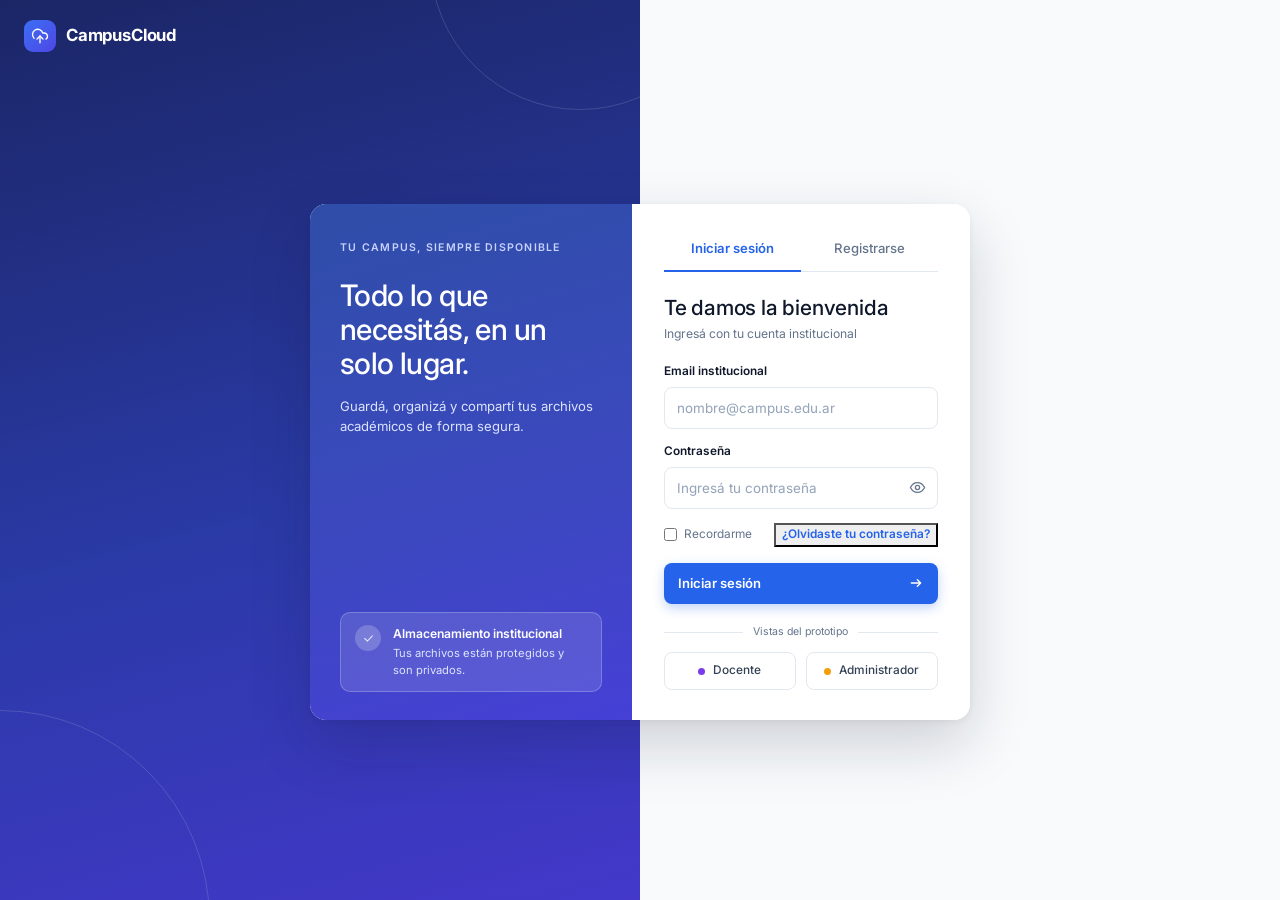
<file: frontend/index.html>
<!DOCTYPE html>
<html lang="es">

<head>
  <meta charset="UTF-8">
  <meta name="viewport" content="width=device-width, initial-scale=1.0">
  <title>CampusCloud — Mis archivos</title>

  <link href="https://cdnjs.cloudflare.com/ajax/libs/bootstrap/5.3.3/css/bootstrap.min.css" rel="stylesheet">
  <link rel="icon" type="image/svg+xml" href="favicon.svg">
  <link rel="alternate icon" type="image/x-icon" href="favicon.ico">
  <link rel="preconnect" href="https://fonts.googleapis.com">
  <link rel="preconnect" href="https://fonts.gstatic.com" crossorigin>
  <link href="https://fonts.googleapis.com/css2?family=Inter:wght@400;500;600;700&display=swap" rel="stylesheet">
  <link rel="stylesheet" href="css/estilo.css">
</head>

<body>

  <div class="app-shell">

    <header class="topbar" id="topbar"></header>

    <div class="app-body">
      <div class="cab-backdrop" id="backdrop"></div>

      <!-- SIDEBAR -->
      <aside class="sidebar" id="cabinet" aria-label="Menú lateral">
        <div class="new-wrap">
          <button class="btn-new" type="button" id="btnNuevo" aria-haspopup="menu" aria-expanded="false">
            <svg viewBox="0 0 24 24" fill="none" stroke="currentColor" stroke-width="2" stroke-linecap="round"
              aria-hidden="true" focusable="false">
              <path d="M12 5v14M5 12h14" />
            </svg>
            <span>Nuevo</span>
            <svg class="chev" viewBox="0 0 24 24" fill="none" stroke="currentColor" stroke-width="2"
              stroke-linecap="round" stroke-linejoin="round" aria-hidden="true" focusable="false">
              <path d="m6 9 6 6 6-6" />
            </svg>
          </button>
        </div>

        <nav class="cab-nav" aria-label="Secciones de CampusCloud" id="cabNav"></nav>

        <div class="sidebar-footer">
          <div class="storage-box">
            <div class="storage-label">
              <span class="storage-title"><svg viewBox="0 0 24 24" fill="none" stroke="currentColor" stroke-width="1.8"
                  stroke-linecap="round" stroke-linejoin="round" aria-hidden="true" focusable="false">
                  <ellipse cx="12" cy="5" rx="8" ry="3" />
                  <path d="M4 5v6c0 1.7 3.6 3 8 3s8-1.3 8-3V5" />
                  <path d="M4 11v6c0 1.7 3.6 3 8 3s8-1.3 8-3v-6" />
                </svg>Almacenamiento</span>
              <span class="storage-pct" id="storagePct">—</span>
            </div>
            <div class="storage-track" role="progressbar" aria-label="Almacenamiento usado" aria-valuemin="0"
              aria-valuemax="100" aria-valuenow="0" id="storageTrack">
              <div class="storage-fill" id="storageFill"></div>
            </div>
            <div class="storage-detail" id="storageDetail">Calculando uso…</div>
          </div>
        </div>
      </aside>

      <!-- CONTENIDO -->
      <main class="main">
        <div class="content" id="content" tabindex="-1"></div>
      </main>
    </div>

  </div>

  <!-- Modal de Bootstrap: compartir un archivo o carpeta con un compañero (por correo o DNI) -->
  <div class="modal fade" id="modalCompartir" tabindex="-1" aria-labelledby="shTitulo" aria-hidden="true">
    <div class="modal-dialog modal-dialog-centered">
      <div class="modal-content">
        <div class="modal-header">
          <h2 class="modal-title" id="shTitulo">Compartir</h2>
          <button type="button" class="btn-close" data-bs-dismiss="modal" aria-label="Cerrar"></button>
        </div>

        <div class="modal-body">
          <p class="dc-dialog-text" id="shTexto"></p>

          <div class="auth-alert" id="shError" role="alert" hidden>
            <svg viewBox="0 0 24 24" fill="none" stroke="currentColor" stroke-width="2" aria-hidden="true"
              focusable="false">
              <circle cx="12" cy="12" r="9" />
              <path d="M12 8v5M12 16h.01" />
            </svg>
            <span></span>
          </div>

          <form id="shForm" novalidate>
            <div class="field" id="shCampo">
              <label for="shIdentificador">Correo o DNI del compañero</label>
              <div class="input-wrap">
                <input type="text" id="shIdentificador" name="identificador"
                  placeholder="nombre@campus.edu.ar o 12.345.678" autocomplete="off" required
                  aria-describedby="shIdError" aria-invalid="false">
              </div>
              <span class="field-error" id="shIdError">Ingresá un correo o un DNI válido (7 u 8 números).</span>
            </div>

            <div class="field">
              <label>Permiso</label>
              <div class="input-wrap" style="padding: 10px 14px; background: #f8fafc; border: 1px solid var(--border); border-radius: 6px; font-size: 0.88rem; color: var(--ink-soft);">
                <strong>Lector</strong> — ve y descarga
              </div>
            </div>

            <button type="submit" class="dc-btn dc-btn-primary" id="shBtn">Compartir</button>
          </form>

          <h3 class="dc-subtitle">Personas con acceso</h3>
          <div id="shLista"></div>
        </div>

        <div class="modal-footer">
          <button type="button" class="dc-btn dc-btn-ghost" data-bs-dismiss="modal">Listo</button>
        </div>
      </div>
    </div>
  </div>

  <div class="modal fade" id="modalVer" tabindex="-1" aria-labelledby="verTitulo" aria-hidden="true">
    <div class="modal-dialog modal-xl modal-dialog-centered">
      <div class="modal-content">
        <div class="modal-header">
          <h2 class="modal-title fs-5" id="verTitulo">Archivo</h2>
          <button type="button" class="btn-close" data-bs-dismiss="modal" aria-label="Cerrar"></button>
        </div>
        <div class="modal-body" id="verCuerpo"></div>
      </div>
    </div>
  </div>

  <script src="https://cdnjs.cloudflare.com/ajax/libs/bootstrap/5.3.3/js/bootstrap.bundle.min.js"></script>
  <script src="js/auth.js"></script>
  <script src="js/http.js"></script>
  <script src="js/ui.js"></script>
  <script src="js/drive.js"></script>
  <script src="js/api.js"></script>
  <script>
    // Protege la página: sin sesión válida manda a login.html.
    const usuario = Auth.requerirSesion();
    if (!usuario) {
      throw new Error('Sin sesión: redirigiendo a login.html');
    }
    Drive.asegurar(usuario);

    const $ = (sel, raiz = document) => raiz.querySelector(sel);
    const { esc, iconos, formatoTamanio, formatoFecha } = UI;

    $('#topbar').innerHTML = UI.topbarHtml(usuario);
    const content = $('#content');
    const searchInput = $('#searchInput');
    const cerrarSidebar = UI.enlazarSidebar();
    UI.atajoBuscar(searchInput);

    const SECCIONES = [
      { id: 'archivos', titulo: 'Mis archivos', icono: iconos.carpeta },
      { id: 'compartidos', titulo: 'Compartidos conmigo', icono: iconos.compartir },
      { id: 'papelera', titulo: 'Papelera', icono: iconos.papelera },
    ];

    const SUBTITULOS = {
      alumno: 'Gestioná y organizá tus archivos académicos.',
      docente: 'Gestioná y compartí recursos con tus alumnos.',
      admin: 'Gestioná tus archivos personales.',
    };

    const MAX_CARPETAS_VISIBLES = 6;

    const estado = {
      seccion: 'archivos',
      carpetaId: null,
      busqueda: '',
      filtroTipo: 'todos',
      verTodasCarpetas: false,
      compartidos: null, // { cargando, error, items }: lo llena cargarCompartidos() con lo que devuelve Api.compartidosConmigo()
      papelera: null, // { cargando, error, items }: lo llena cargarPapelera()
      perfil: null, // { cargando, error, datos }: lo llena cargarPerfil()
      contenidoBackend: null, // { carpetaId: null, carpetas: [], archivos: [] }
      resultadosBusqueda: null, // { q: '', carpetas: [], archivos: [] }
      cargandoBusqueda: false,
      mapaCarpetas: {}, // id -> objeto carpeta
      cargandoContenido: false,
      tablas: {
        archivos: { clave: 'modificado', dir: 'desc', pagina: 1 },
        busqueda: { clave: 'nombre', dir: 'asc', pagina: 1 },
        compartidos: { clave: 'nombre', dir: 'asc', pagina: 1 },
        papelera: { clave: 'eliminadoEn', dir: 'desc', pagina: 1 },
      },
    };

    // Sección inicial desde el hash (#papelera, #cuenta...) y búsqueda desde ?q= (la usa el panel admin).
    const hashInicial = location.hash.replace('#', '');
    if ([...SECCIONES.map(s => s.id), 'cuenta'].includes(hashInicial)) estado.seccion = hashInicial;
    const qInicial = (new URLSearchParams(location.search).get('q') || '').trim();
    if (qInicial) { estado.seccion = 'archivos'; estado.busqueda = qInicial; searchInput.value = qInicial; }

    const tablaActual = () => (estado.seccion === 'archivos' && estado.busqueda) ? estado.tablas.busqueda : estado.tablas[estado.seccion];

    // ---------------------------------------------------------------
    // Carga de contenido real desde el backend (FastAPI /api/archivos)
    // ---------------------------------------------------------------
    function nodoDesdeBackendCarpeta(c) {
      return {
        id: c.id,
        nombre: c.nombre,
        tipo: 'carpeta',
        padreId: c.carpeta_padre_id,
        propietarioId: usuario.id,
        creado: c.fecha_creacion,
        modificado: c.fecha_creacion,
        cantidad: c.cantidad_elementos != null ? c.cantidad_elementos : 0,
      };
    }

    function nodoDesdeBackendArchivo(a) {
      const ext = (a.nombre || '').split('.').pop().toLowerCase();
      return {
        id: a.id,
        nombre: a.nombre,
        tipo: 'archivo',
        padreId: a.carpeta_id,
        tamanioMB: (a.tamano_bytes || 0) / (1024 * 1024),
        propietarioId: usuario.id,
        ext: ext,
        creado: a.fecha_subida,
        modificado: a.fecha_subida,
      };
    }

    function obtenerNodo(id) {
      if (!id) return null;
      const strId = String(id);
      if (estado.contenidoBackend) {
        const a = estado.contenidoBackend.archivos.find(x => String(x.id) === strId);
        if (a) return nodoDesdeBackendArchivo(a);
        const c = estado.contenidoBackend.carpetas.find(x => String(x.id) === strId);
        if (c) return nodoDesdeBackendCarpeta(c);
      }
      if (estado.resultadosBusqueda) {
        const a = estado.resultadosBusqueda.archivos.find(x => String(x.id) === strId);
        if (a) return nodoDesdeBackendArchivo(a);
        const c = estado.resultadosBusqueda.carpetas.find(x => String(x.id) === strId);
        if (c) return nodoDesdeBackendCarpeta(c);
      }
      if (estado.mapaCarpetas && estado.mapaCarpetas[id]) {
        return nodoDesdeBackendCarpeta(estado.mapaCarpetas[id]);
      }
      if (estado.compartidos && estado.compartidos.items) {
        const item = estado.compartidos.items.find(x => String(x.id) === strId || (x.nodo && String(x.nodo.id) === strId));
        if (item) return item.nodo || item;
      }
      return Drive.nodo(id);
    }

    let secuenciaCarga = 0;
    async function cargarContenido(carpetaId = null) {
      const mia = ++secuenciaCarga;
      estado.cargandoContenido = true;
      const idNum = carpetaId ? Number(carpetaId) : null;
      const r = await Api.listarContenido(idNum);
      if (mia !== secuenciaCarga) return;
      estado.cargandoContenido = false;
      if (r && r.ok) {
        estado.mapaCarpetas = estado.mapaCarpetas || {};
        if (Array.isArray(r.carpetas)) {
          r.carpetas.forEach(c => { estado.mapaCarpetas[c.id] = c; });
        }
        estado.contenidoBackend = {
          carpetaId: idNum,
          carpetas: Array.isArray(r.carpetas) ? r.carpetas : [],
          archivos: Array.isArray(r.archivos) ? r.archivos : [],
        };
      }
      actualizarAlmacenamientoReal();
      render();
    }

    let secuenciaBusqueda = 0;
    async function cargarBusqueda(q) {
      const mia = ++secuenciaBusqueda;
      const texto = (q || '').trim();
      if (!texto) {
        estado.resultadosBusqueda = null;
        estado.cargandoBusqueda = false;
        render();
        return;
      }
      estado.cargandoBusqueda = true;
      render();
      const r = await Api.listarContenido(null, 1, 100, texto);
      if (mia !== secuenciaBusqueda) return;
      estado.cargandoBusqueda = false;
      if (r && r.ok) {
        if (Array.isArray(r.carpetas)) {
          estado.mapaCarpetas = estado.mapaCarpetas || {};
          r.carpetas.forEach(c => { estado.mapaCarpetas[c.id] = c; });
        }
        estado.resultadosBusqueda = {
          q: texto,
          carpetas: Array.isArray(r.carpetas) ? r.carpetas : [],
          archivos: Array.isArray(r.archivos) ? r.archivos : [],
        };
      } else {
        estado.resultadosBusqueda = { q: texto, carpetas: [], archivos: [] };
      }
      render();
    }

    function construirRuta(carpetaId) {
      if (!carpetaId) return [];
      const ruta = [];
      let actualId = Number(carpetaId);
      const visitados = new Set();
      while (actualId && !visitados.has(actualId)) {
        visitados.add(actualId);
        const c = (estado.mapaCarpetas && estado.mapaCarpetas[actualId]) || Drive.nodo(actualId);
        if (c) {
          ruta.unshift({ id: c.id, nombre: c.nombre });
          actualId = c.carpeta_padre_id ? Number(c.carpeta_padre_id) : (c.padreId ? Number(c.padreId) : null);
        } else {
          ruta.unshift({ id: actualId, nombre: 'Carpeta' });
          break;
        }
      }
      return ruta;
    }

    // ---------------------------------------------------------------
    // Navegación lateral y barra superior
    // ---------------------------------------------------------------
    $('#cabNav').innerHTML = `
    <p class="nav-label">Espacio personal</p>
    ${SECCIONES.map(s => `<button type="button" class="nav-link" data-section="${s.id}">${s.icono}${esc(s.titulo)}</button>`).join('')}
    ${usuario.rol === 'admin' ? `
      <p class="nav-label">Administración</p>
      <a class="nav-link" href="admin.html">${iconos.usuarios}Gestión de usuarios y cuotas</a>` : ''}
  `;

    function actualizarNav() {
      document.querySelectorAll('#cabNav [data-section]').forEach(b => {
        const activa = b.dataset.section === estado.seccion;
        b.classList.toggle('active', activa);
        if (activa) b.setAttribute('aria-current', 'page'); else b.removeAttribute('aria-current');
      });
    }

    function navegar(seccion, carpetaId = null, { limpiarBusqueda = true } = {}) {
      estado.seccion = seccion;
      estado.carpetaId = carpetaId ? Number(carpetaId) : null;
      estado.verTodasCarpetas = false;
      if (limpiarBusqueda) { estado.busqueda = ''; searchInput.value = ''; estado.resultadosBusqueda = null; }
      if (estado.tablas[seccion]) estado.tablas[seccion].pagina = 1;
      try { history.replaceState(null, '', '#' + seccion); } catch { /* ignorar */ }
      cerrarSidebar();
      if (seccion === 'compartidos' && !carpetaId) cargarCompartidos();
      else if (seccion === 'papelera') cargarPapelera();
      else if (seccion === 'cuenta') cargarPerfil();
      else if (seccion === 'archivos') cargarContenido(estado.carpetaId);
      else render();
    }

    // Pide a la API (GET /api/archivos/compartidos) lo que compartieron conmigo y redibuja.
    let secuenciaCompartidos = 0;
    async function cargarCompartidos() {
      const mia = ++secuenciaCompartidos;
      estado.compartidos = { cargando: true, error: '', items: [] };
      render(); // muestra "Cargando…" mientras responde
      const r = await Api.compartidosConmigo();
      if (mia !== secuenciaCompartidos) return;
      if (r.status === 401) { Auth.irA('login.html?e=expirada'); return; }
      const lista = r.ok ? (r.archivos || r.items || (Array.isArray(r.datos) ? r.datos : [])) : [];
      estado.compartidos = r.ok
        ? { cargando: false, error: '', items: lista }
        : { cargando: false, error: r.motivo, items: [] };
      if (estado.seccion === 'compartidos') render();
    }

    // Pide a la API (GET /api/archivos/papelera) los archivos en papelera y redibuja.
    let secuenciaPapelera = 0;
    async function cargarPapelera() {
      const mia = ++secuenciaPapelera;
      estado.papelera = { cargando: true, error: '', items: [] };
      render();
      const r = await Api.listarPapelera();
      if (mia !== secuenciaPapelera) return;
      if (r.status === 401) { Auth.irA('login.html?e=expirada'); return; }
      const lista = r.ok ? (r.archivos || r.items || (Array.isArray(r.datos) ? r.datos : [])) : [];
      estado.papelera = r.ok
        ? { cargando: false, error: '', items: lista }
        : { cargando: false, error: r.motivo, items: [] };
      if (estado.seccion === 'papelera') render();
    }

    // Pide a la API (GET /api/usuarios/me) los datos del perfil y redibuja.
    async function asegurarPerfil(forzar = false) {
      if (forzar || !estado.perfil || !estado.perfil.datos) {
        const r = await Api.miPerfil();
        if (r.status === 401) { Auth.irA('login.html?e=expirada'); return null; }
        if (r.ok) {
          estado.perfil = { cargando: false, error: '', datos: r };
          if (r.almacenamiento) {
            estado.almacenamientoBackend = r.almacenamiento;
            aplicarAlmacenamiento(r.almacenamiento);
          }
        }
      }
      return estado.perfil ? estado.perfil.datos : null;
    }

    let secuenciaPerfil = 0;
    async function cargarPerfil() {
      const mia = ++secuenciaPerfil;
      estado.perfil = { cargando: true, error: '', datos: null };
      render();
      const r = await Api.miPerfil();
      if (mia !== secuenciaPerfil) return;
      if (r.status === 401) { Auth.irA('login.html?e=expirada'); return; }
      if (r.ok) {
        estado.perfil = { cargando: false, error: '', datos: r };
        if (r.almacenamiento) {
          estado.almacenamientoBackend = r.almacenamiento;
          aplicarAlmacenamiento(r.almacenamiento);
        }
      } else {
        estado.perfil = { cargando: false, error: r.motivo || 'No se pudo cargar el perfil', datos: null };
      }
      if (estado.seccion === 'cuenta') render();
    }

    $('#cabNav').addEventListener('click', (e) => {
      const b = e.target.closest('[data-section]');
      if (b) navegar(b.dataset.section);
    });

    $('#btnCuenta').addEventListener('click', () => navegar('cuenta'));

    $('#btnSalir').addEventListener('click', async () => {
      const okConfirm = await UI.confirmar({ titulo: '¿Cerrar sesión?', textoOk: 'Cerrar sesión' });
      if (okConfirm) { Auth.cerrarSesion(); Auth.irA('login.html'); }
    });

    // ---------------------------------------------------------------
    // Búsqueda
    // ---------------------------------------------------------------
    let temporizadorBusqueda = null;
    searchInput.addEventListener('input', () => {
      clearTimeout(temporizadorBusqueda);
      temporizadorBusqueda = setTimeout(async () => {
        const q = searchInput.value.trim();
        estado.busqueda = q;
        if (estado.seccion === 'cuenta') estado.seccion = 'archivos';
        estado.tablas.busqueda.pagina = 1;
        if (estado.tablas[estado.seccion]) estado.tablas[estado.seccion].pagina = 1;
        if (q) {
          await cargarBusqueda(q);
        } else {
          estado.resultadosBusqueda = null;
          render();
        }
      }, 250);
    });

    // ---------------------------------------------------------------
    // Almacenamiento (barra lateral)
    // ---------------------------------------------------------------
    function aplicarAlmacenamiento(alm) {
      const usadoMB = (alm.usado_bytes || 0) / (1024 * 1024);
      const cuotaMB = (alm.cuota_bytes || 0) / (1024 * 1024);
      const pct = alm.porcentaje_usado != null ? alm.porcentaje_usado : Math.min(100, (usadoMB / (cuotaMB || 1)) * 100);
      const fill = $('#storageFill');
      if (fill) {
        requestAnimationFrame(() => { fill.style.width = pct.toFixed(1) + '%'; });
        fill.classList.toggle('is-alert', pct >= 90);
      }
      if ($('#storagePct')) $('#storagePct').textContent = Math.round(pct) + '%';
      if ($('#storageDetail')) {
        $('#storageDetail').innerHTML = `<strong>${esc(formatoTamanio(usadoMB, { cero: '0 MB' }))}</strong> de ${esc(formatoTamanio(cuotaMB))}`;
      }
      if ($('#storageTrack')) $('#storageTrack').setAttribute('aria-valuenow', Math.round(pct));
    }

    async function actualizarAlmacenamientoReal() {
      try {
        const r = await Api.miPerfil();
        if (r && r.ok && r.almacenamiento) {
          estado.almacenamientoBackend = r.almacenamiento;
          aplicarAlmacenamiento(r.almacenamiento);
          return;
        }
      } catch (e) {
        /* fallback local */
      }
      const u = Auth.obtenerUsuario(usuario.id) || usuario;
      const pol = Auth.politicaEfectiva(u);
      const uso = Drive.usoMB(u.id);
      const pct = Math.min(100, (uso / pol.cuotaMB) * 100);
      const fill = $('#storageFill');
      if (fill) {
        requestAnimationFrame(() => { fill.style.width = pct.toFixed(1) + '%'; });
        fill.classList.toggle('is-alert', pct >= 90);
      }
      if ($('#storagePct')) $('#storagePct').textContent = Math.round(pct) + '%';
      if ($('#storageDetail')) {
        $('#storageDetail').innerHTML = `<strong>${esc(formatoTamanio(uso, { cero: '0 MB' }))}</strong> de ${esc(formatoTamanio(pol.cuotaMB))}`;
      }
      if ($('#storageTrack')) $('#storageTrack').setAttribute('aria-valuenow', Math.round(pct));
    }

    function renderAlmacenamiento() {
      if (estado.almacenamientoBackend) {
        aplicarAlmacenamiento(estado.almacenamientoBackend);
      } else {
        actualizarAlmacenamientoReal();
      }
    }

    // ---------------------------------------------------------------
    // Helpers de filas y columnas
    // ---------------------------------------------------------------
    const kebab = (id, nombre) => `<button type="button" class="kebab-btn" data-menu-fila="${esc(id)}" aria-haspopup="menu" aria-expanded="false" aria-label="Más opciones de ${esc(nombre)}">${iconos.kebab}</button>`;

    function filaDesdeNodo(n) {
      return {
        id: n.id,
        nodo: n,
        tipo: n.tipo,
        nombre: n.nombre,
        tamanioMB: n.tipo === 'carpeta' ? Drive.tamanioCarpetaMB(n.id) : n.tamanioMB,
        modificado: Date.parse(n.modificado) || 0,
      };
    }

    /** subtitulo(fila) devuelve el texto gris de abajo (por ejemplo, la carpeta donde está el archivo). */
    function colNombre(subtitulo = null) {
      return {
        clave: 'nombre', titulo: 'Nombre', ordenable: true,
        valor: f => f.nombre,
        render: f => {
          const n = f.nodo;
          const compartido = n.propietarioId === usuario.id && Drive.cantidadComparticiones(n.id) > 0;
          const nombre = n.tipo === 'carpeta'
            ? `<button type="button" class="file-link" data-abrir="${esc(n.id)}">${esc(n.nombre)}</button>`
            : `<button type="button" class="file-link" data-ver="${esc(n.id)}" title="Ver ${esc(n.nombre)}">${esc(n.nombre)}</button>`;
          const sub = subtitulo ? subtitulo(f) : null;
          return `<div class="file-cell">
          ${UI.iconoNodo(n)}
          <div class="file-text">
            <div class="file-name">${nombre}${compartido ? `<span class="dc-shared-flag" title="Compartido con otras personas">${iconos.compartir}<span class="visually-hidden">Compartido</span></span>` : ''}</div>
            ${sub ? `<div class="file-path">${esc(sub)}</div>` : ''}
          </div>
        </div>`;
        },
      };
    }
    const colTamanio = { clave: 'tamanioMB', titulo: 'Tamaño', ordenable: true, clase: 'col-size', valor: f => f.tamanioMB, render: f => esc(formatoTamanio(f.tamanioMB)) };
    const colModificado = { clave: 'modificado', titulo: 'Modificado', ordenable: true, clase: 'col-date', valor: f => f.modificado, render: f => esc(formatoFecha(f.modificado)) };

    /** Botones de la fila según lo que el usuario puede hacer (rol + permisos de la carpeta). */
    function celdaAcciones(n) {
      const acc = Drive.acciones(usuario.id, n);
      let h = '';
      if (acc.includes('compartir')) h += `<button type="button" class="dc-btn dc-btn-soft dc-btn-sm" data-compartir="${esc(n.id)}" aria-label="Compartir ${esc(n.nombre)}">Compartir</button>`;
      if (acc.includes('descargar')) h += `<button type="button" class="icon-btn" data-descargar="${esc(n.id)}" aria-label="Descargar ${esc(n.nombre)}" title="Descargar">${iconos.descargar}</button>`;
      if (acc.includes('eliminar')) h += `<button type="button" class="icon-btn is-danger" data-eliminar="${esc(n.id)}" aria-label="Mover ${esc(n.nombre)} a la papelera" title="Mover a la papelera">${iconos.papelera}</button>`;
      h += kebab(n.id, n.nombre);
      return `<span class="row-actions">${h}</span>`;
    }
    const colAcciones = { clave: 'acciones', titulo: 'Acciones', clase: 'col-actions', render: f => celdaAcciones(f.nodo) };

    function migas(raizTexto, nodosRuta) {
      const partes = [];
      if (nodosRuta.length) partes.push(`<button type="button" class="dc-crumb" data-crumb="">${esc(raizTexto)}</button>`);
      else partes.push(`<span class="dc-crumb dc-crumb-actual" aria-current="page">${esc(raizTexto)}</span>`);
      nodosRuta.forEach((n, i) => {
        const ultimo = i === nodosRuta.length - 1;
        partes.push('<span class="dc-crumb-sep" aria-hidden="true">›</span>');
        partes.push(ultimo
          ? `<span class="dc-crumb dc-crumb-actual" aria-current="page">${esc(n.nombre)}</span>`
          : `<button type="button" class="dc-crumb" data-crumb="${esc(n.id)}">${esc(n.nombre)}</button>`);
      });
      return `<nav class="dc-crumbs" aria-label="Ruta de carpetas">${partes.join('')}</nav>`;
    }

    function cardCarpeta(n) {
      const cant = n.cantidad != null ? n.cantidad : (n.cantidad_elementos != null ? n.cantidad_elementos : (Drive.hijosDe(n.id) || []).length);
      return `
      <div class="folder-card" data-id="${esc(n.id)}">
        <span class="dc-ftype dc-ft-carpeta" aria-hidden="true">${iconos.carpeta}</span>
        <div class="folder-card-text">
          <button type="button" class="file-link" data-abrir="${esc(n.id)}">${esc(n.nombre)}</button>
          <span>${cant} elemento${cant === 1 ? '' : 's'}</span>
        </div>
        ${kebab(n.id, n.nombre)}
      </div>`;
    }

    const cabecera = (titulo, subtitulo, herramientas = '', migasHtml = '') => `
    <div class="page-head">
      <div>
        ${migasHtml}
        <h1 class="page-title">${esc(titulo)}</h1>
        ${subtitulo ? `<p class="page-sub">${esc(subtitulo)}</p>` : ''}
      </div>
      ${herramientas ? `<div class="page-tools">${herramientas}</div>` : ''}
    </div>`;

    const botonSubir = `<button type="button" class="dc-btn dc-btn-primary" data-subir>${iconos.subir}Subir archivos</button>`;

    // ---------------------------------------------------------------
    // Vistas
    // ---------------------------------------------------------------
    function vistaBusqueda() {
      const q = estado.busqueda;
      if (estado.cargandoBusqueda) {
        return `
        ${cabecera('Resultados de búsqueda', `Buscando “${esc(q)}”…`)}
        <section>
          <div class="empty-state" role="status" aria-live="polite">
            <span class="dc-spinner" aria-hidden="true"></span>
            <p>Buscando en tus archivos…</p>
          </div>
        </section>`;
      }

      let filas = [];
      if (estado.resultadosBusqueda && estado.resultadosBusqueda.q === q) {
        const carpetas = estado.resultadosBusqueda.carpetas.map(c => filaDesdeNodo(nodoDesdeBackendCarpeta(c)));
        const archivos = estado.resultadosBusqueda.archivos.map(a => filaDesdeNodo(nodoDesdeBackendArchivo(a)))
          .filter(f => estado.filtroTipo === 'todos' || UI.tipoDeArchivo(f.nodo.ext) === estado.filtroTipo);
        filas = [...carpetas, ...archivos];
      } else {
        filas = Drive.buscarPropios(usuario.id, q).map(filaDesdeNodo)
          .filter(f => estado.filtroTipo === 'todos' || f.tipo === 'carpeta' || UI.tipoDeArchivo(f.nodo.ext) === estado.filtroTipo);
      }

      const subtituloRuta = f => {
        if (!f.nodo.padreId) return 'Mis archivos';
        if (estado.mapaCarpetas && estado.mapaCarpetas[f.nodo.padreId]) {
          return estado.mapaCarpetas[f.nodo.padreId].nombre;
        }
        const mockNodo = Drive.nodo(f.nodo.padreId);
        if (mockNodo) return Drive.rutaTexto(f.nodo.padreId);
        return 'Carpeta';
      };

      return `
      ${cabecera('Resultados de búsqueda', `${filas.length} resultado${filas.length === 1 ? '' : 's'} para “${q}”`)}
      <section>
        ${UI.tabla({
        caption: 'Resultados de búsqueda',
        columnas: [colNombre(subtituloRuta), colTamanio, colModificado, colAcciones],
        filas: filas,
        estado: estado.tablas.busqueda,
        grupo: f => f.tipo === 'carpeta' ? 0 : 1,
        vacio: 'No encontramos nada con ese nombre. Probá con otra palabra.',
      })}
      </section>`;
    }

    function vistaArchivos() {
      if (estado.busqueda) return vistaBusqueda();
      let actual = null;
      if (estado.carpetaId) {
        actual = (estado.mapaCarpetas && estado.mapaCarpetas[estado.carpetaId]) || Drive.nodo(estado.carpetaId);
        if (!actual) actual = { id: estado.carpetaId, nombre: 'Carpeta' };
      }
      const rutaNodos = construirRuta(estado.carpetaId);

      let carpetas = [];
      let filasArchivos = [];

      if (estado.contenidoBackend && estado.contenidoBackend.carpetaId === estado.carpetaId) {
        carpetas = estado.contenidoBackend.carpetas.map(c => ({
          id: c.id,
          nombre: c.nombre,
          tipo: 'carpeta',
          padreId: c.carpeta_padre_id,
          propietarioId: usuario.id,
          creado: c.fecha_creacion,
          modificado: c.fecha_creacion,
          cantidad: c.cantidad_elementos != null ? c.cantidad_elementos : 0,
        })).sort((a, b) => a.nombre.localeCompare(b.nombre, 'es'));

        filasArchivos = estado.contenidoBackend.archivos.map(a => {
          const ext = (a.nombre || '').split('.').pop().toLowerCase();
          const nodoArchivo = {
            id: a.id,
            nombre: a.nombre,
            tipo: 'archivo',
            padreId: a.carpeta_id,
            tamanioMB: (a.tamano_bytes || 0) / (1024 * 1024),
            propietarioId: usuario.id,
            ext: ext,
            creado: a.fecha_subida,
            modificado: a.fecha_subida,
          };
          return filaDesdeNodo(nodoArchivo);
        }).filter(f => estado.filtroTipo === 'todos' || UI.tipoDeArchivo(f.nodo.ext) === estado.filtroTipo);
      } else {
        const hijos = Drive.listarHijos(usuario.id, estado.carpetaId);
        carpetas = hijos.filter(n => n.tipo === 'carpeta').sort((a, b) => a.nombre.localeCompare(b.nombre, 'es'));
        filasArchivos = hijos.filter(n => n.tipo === 'archivo').map(filaDesdeNodo)
          .filter(f => estado.filtroTipo === 'todos' || UI.tipoDeArchivo(f.nodo.ext) === estado.filtroTipo);
      }

      const visibles = estado.verTodasCarpetas ? carpetas : carpetas.slice(0, MAX_CARPETAS_VISIBLES);

      return `
      ${cabecera(actual ? actual.nombre : 'Mis archivos', SUBTITULOS[usuario.rol], botonSubir, migas('Inicio', rutaNodos))}
      ${carpetas.length ? `
        <section aria-labelledby="tCarpetas">
          <div class="section-head">
            <h2 id="tCarpetas">Carpetas</h2>
            ${carpetas.length > MAX_CARPETAS_VISIBLES ? `<button type="button" class="see-all" data-ver-todas aria-expanded="${estado.verTodasCarpetas}">${estado.verTodasCarpetas ? 'Ver menos' : `Ver todas (${carpetas.length})`}${iconos.chevron}</button>` : ''}
          </div>
          <div class="folder-grid">${visibles.map(cardCarpeta).join('')}</div>
        </section>` : ''}
      <section aria-labelledby="tArchivos">
        <div class="section-head">
          <div>
            <h2 id="tArchivos">Archivos recientes</h2>
            <p class="dc-muted">Últimos archivos modificados</p>
          </div>
          <label class="dc-inline-field">
            <span class="visually-hidden">Filtrar por tipo de archivo</span>
            <select id="filtroTipo">${UI.TIPOS.map(t => `<option value="${t.valor}"${estado.filtroTipo === t.valor ? ' selected' : ''}>${esc(t.texto)}</option>`).join('')}</select>
          </label>
        </div>
        ${UI.tabla({
        caption: 'Archivos de esta carpeta',
        columnas: [colNombre(f => f.nodo.padreId ? ((estado.mapaCarpetas && estado.mapaCarpetas[f.nodo.padreId] && estado.mapaCarpetas[f.nodo.padreId].nombre) || (Drive.nodo(f.nodo.padreId) && Drive.nodo(f.nodo.padreId).nombre) || 'Carpeta') : 'Mis archivos'), colTamanio, colModificado, colAcciones],
        filas: filasArchivos,
        estado: estado.tablas.archivos,
        vacio: estado.filtroTipo !== 'todos'
          ? 'No hay archivos de ese tipo en esta carpeta.'
          : actual ? 'Esta carpeta no tiene archivos. Usá “Subir archivos” para agregar el primero.' : 'Todavía no subiste archivos. Usá “Subir archivos” para agregar el primero.',
      })}
      </section>`;
    }

    function vistaCompartidos() {
      const q = UI.normalizar(estado.busqueda);

      // Adentro de una carpeta compartida
      if (estado.carpetaId) {
        const carpeta = Drive.nodo(estado.carpetaId);
        if (!carpeta || !Drive.puede(usuario.id, carpeta, 'ver')) {
          estado.carpetaId = null;
        } else {
          const rutaNodos = Drive.rutaCompartida(usuario.id, carpeta.id);
          const filas = Drive.listarHijos(usuario.id, carpeta.id)
            .filter(n => !q || UI.normalizar(n.nombre).includes(q))
            .map(filaDesdeNodo);
          const permiso = Drive.permisoSobre(usuario.id, carpeta);
          const herramientas = UI.badge(permiso === 'editor' ? 'Podés editar' : 'Solo lectura', permiso === 'editor' ? 'info' : 'neutral')
            + (Drive.puede(usuario.id, carpeta, 'subir') ? botonSubir : '');
          return `
          ${cabecera(carpeta.nombre, 'Compartido con vos.', herramientas, migas('Compartidos conmigo', rutaNodos))}
          <section>
            ${UI.tabla({
            caption: `Contenido de ${carpeta.nombre}`,
            columnas: [colNombre(null), colTamanio, colModificado, colAcciones],
            filas,
            estado: estado.tablas.compartidos,
            grupo: f => f.tipo === 'carpeta' ? 0 : 1,
            vacio: q ? 'No hay nada con ese nombre en esta carpeta.' : 'Esta carpeta está vacía.',
          })}
          </section>`;
        }
      }

      const pedido = estado.compartidos;
      if (!pedido || pedido.cargando) {
        return `
        ${cabecera('Compartidos conmigo', 'Archivos que otras personas compartieron con vos.')}
        <section>
          <div class="empty-state" role="status" aria-live="polite">
            <span class="dc-spinner" aria-hidden="true"></span>
            <p>Cargando lo que compartieron con vos…</p>
          </div>
        </section>`;
      }
      if (pedido.error) {
        return `
        ${cabecera('Compartidos conmigo', 'Archivos que otras personas compartieron con vos.')}
        ${UI.errorVista(pedido.error)}`;
      }

      const filas = pedido.items
        .filter(x => {
          const nom = x.nombre || (x.nodo && x.nodo.nombre) || '';
          return !q || UI.normalizar(nom).includes(q);
        })
        .map(x => {
          const id = x.id || (x.nodo && x.nodo.id);
          const nombre = x.nombre || (x.nodo && x.nodo.nombre) || 'Archivo';
          const ext = Auth.extensionDe(nombre);
          const propietario = x.propietario_nombre || (x.propietario ? x.propietario.nombre : '—');
          const propEmail = x.propietario_email || (x.propietario ? x.propietario.email : '');
          const tamanioMB = x.tamano_bytes != null ? (x.tamano_bytes / 1048576) : (x.tamanioMB || (x.nodo ? x.nodo.tamanioMB : 0));
          const modificado = Date.parse(x.fecha_compartido || x.fecha_subida || (x.share && x.share.creado)) || Date.now();
          return {
            id,
            nombre,
            ext,
            propietario,
            propEmail,
            tamanioMB,
            modificado,
          };
        });

      const columnas = [
        {
          clave: 'nombre', titulo: 'Nombre', ordenable: true, valor: f => f.nombre,
          render: f => `<div class="file-cell">${UI.iconoArchivo(f.ext)}<div class="file-text"><div class="file-name"><button type="button" class="file-link" data-ver="${esc(f.id)}" title="Ver ${esc(f.nombre)}">${esc(f.nombre)}</button></div></div></div>`,
        },
        {
          clave: 'propietario', titulo: 'Compartido por', ordenable: true, valor: f => f.propietario,
          render: f => `<div><strong>${esc(f.propietario)}</strong>${f.propEmail ? `<br><small class="dc-muted">${esc(f.propEmail)}</small>` : ''}</div>`
        },
        colTamanio,
        { ...colModificado, titulo: 'Compartido el' },
        {
          clave: 'acciones', titulo: 'Acciones', clase: 'col-actions',
          render: f => `<span class="row-actions">
            <button type="button" class="icon-btn" data-ver="${esc(f.id)}" aria-label="Ver ${esc(f.nombre)}" title="Ver">${iconos.abrir}</button>
            <button type="button" class="icon-btn" data-descargar="${esc(f.id)}" aria-label="Descargar ${esc(f.nombre)}" title="Descargar">${iconos.descargar}</button>
            <button type="button" class="icon-btn is-danger" data-quitar-compartido="${esc(f.id)}" aria-label="Quitar de mi lista" title="Quitar de mi lista">${iconos.cerrar}</button>
          </span>`
        },
      ];

      return `
      ${cabecera('Compartidos conmigo', 'Archivos que otras personas compartieron con vos.')}
      <section>
        ${UI.tabla({
        caption: 'Elementos compartidos conmigo',
        columnas, filas,
        estado: estado.tablas.compartidos,
        vacio: q ? 'No hay compartidos con ese nombre.' : 'Todavía no tenés archivos compartidos por otras personas.',
      })}
      </section>`;
    }

    function vistaPapelera() {
      const q = UI.normalizar(estado.busqueda);
      const pedido = estado.papelera;
      if (!pedido || pedido.cargando) {
        return `
        ${cabecera('Papelera', 'Lo que está acá sigue ocupando espacio hasta que lo elimines definitivamente.')}
        <section>
          <div class="empty-state" role="status" aria-live="polite">
            <span class="dc-spinner" aria-hidden="true"></span>
            <p>Cargando elementos de la papelera…</p>
          </div>
        </section>`;
      }
      if (pedido.error) {
        return `
        ${cabecera('Papelera', 'Lo que está acá sigue ocupando espacio hasta que lo elimines definitivamente.')}
        ${UI.errorVista(pedido.error)}`;
      }

      const todos = pedido.items || [];
      const filas = todos
        .filter(n => !q || UI.normalizar(n.nombre || n.nombre_original || '').includes(q))
        .map(n => {
          const nombre = n.nombre || n.nombre_original || 'Elemento';
          const tipo = n.tipo || (n.tamano_bytes != null ? 'archivo' : 'carpeta');
          const ext = tipo === 'carpeta' ? null : Auth.extensionDe(nombre);
          const tamanioMB = n.tamano_bytes != null ? (n.tamano_bytes / 1048576) : (n.tamanioMB || (n.nodo ? n.nodo.tamanioMB : 0));
          return {
            id: n.id,
            nombre: nombre,
            tipo: tipo,
            ext: ext,
            tamanioMB: tamanioMB,
            eliminadoEn: Date.parse(n.fecha_eliminacion || n.eliminadoEn) || Date.now(),
          };
        });

      const columnas = [
        {
          clave: 'nombre', titulo: 'Nombre', ordenable: true, valor: f => f.nombre,
          render: f => `<div class="file-cell">${f.tipo === 'carpeta' ? UI.iconoNodo({ tipo: 'carpeta' }) : UI.iconoArchivo(f.ext)}<div class="file-text"><div class="file-name"><span>${esc(f.nombre)}</span></div></div></div>`,
        },
        colTamanio,
        { clave: 'eliminadoEn', titulo: 'Eliminado', ordenable: true, clase: 'col-date', valor: f => f.eliminadoEn, render: f => esc(formatoFecha(f.eliminadoEn)) },
        {
          clave: 'acciones', titulo: 'Acciones', clase: 'col-actions',
          render: f => `<span class="row-actions">
          <button type="button" class="icon-btn" data-restaurar="${esc(f.id)}" data-tipo="${esc(f.tipo)}" aria-label="Restaurar ${esc(f.nombre)}" title="Restaurar">${iconos.restaurar}</button>
          <button type="button" class="icon-btn is-danger" data-borrar-def="${esc(f.id)}" data-tipo="${esc(f.tipo)}" aria-label="Eliminar ${esc(f.nombre)} definitivamente" title="Eliminar definitivamente">${iconos.papelera}</button>
        </span>`,
        },
      ];
      const vaciar = todos.length ? `<button type="button" class="dc-btn dc-btn-outline-danger" id="btnVaciar">${iconos.papelera}Vaciar papelera</button>` : '';
      return `
      ${cabecera('Papelera', 'Lo que está acá sigue ocupando espacio hasta que lo elimines definitivamente.', vaciar)}
      <section>
        ${UI.tabla({
        caption: 'Elementos en la papelera',
        columnas, filas,
        estado: estado.tablas.papelera,
        vacio: q ? 'No hay nada con ese nombre en la papelera.' : 'La papelera está vacía.',
      })}
      </section>`;
    }

    function vistaCuenta() {
      const p = estado.perfil;
      if (!p || p.cargando) {
        return `
        ${cabecera('Mi cuenta', 'Tus datos y los límites de tu espacio.')}
        <section>
          <div class="empty-state" role="status" aria-live="polite">
            <span class="dc-spinner" aria-hidden="true"></span>
            <p>Cargando información del perfil…</p>
          </div>
        </section>`;
      }
      if (p.error) {
        return `
        ${cabecera('Mi cuenta', 'Tus datos y los límites de tu espacio.')}
        ${UI.errorVista(p.error)}`;
      }

      const datos = p.datos || {};
      const u = Auth.obtenerUsuario(usuario.id) || usuario;
      const nombreCompleto = `${datos.nombre || ''} ${datos.apellido || ''}`.trim() || u.nombre;
      const email = datos.email || u.email;
      const dni = datos.dni || u.dni;
      const rol = (datos.rol || u.rol || '').toUpperCase();
      const estadoUsuario = (datos.estado || u.estado || 'ACTIVO').toUpperCase();

      const alm = datos.almacenamiento || {};
      const usadoMB = (alm.usado_bytes || 0) / (1024 * 1024);
      const cuotaMB = (alm.cuota_bytes || 0) / (1024 * 1024) || 100;
      const pct = alm.porcentaje_usado != null ? alm.porcentaje_usado : Math.min(100, (usadoMB / cuotaMB) * 100);

      const limites = datos.limites || {};
      const maxArchivoMB = limites.tamano_max_archivo_bytes ? (limites.tamano_max_archivo_bytes / (1024 * 1024)) : 10;
      const extensiones = limites.extensiones_permitidas && limites.extensiones_permitidas.length ? limites.extensiones_permitidas.join(', ') : 'Ninguna';
      const extensionesBloqueadas = limites.extensiones_bloqueadas && limites.extensiones_bloqueadas.length
        ? limites.extensiones_bloqueadas.join(', ')
        : 'Ninguna (todas permitidas)';
      const tieneBloqueadas = !!(limites.extensiones_bloqueadas && limites.extensiones_bloqueadas.length);

      return `
      ${cabecera('Mi cuenta', 'Tus datos y la seguridad de tu espacio.')}
      <section aria-labelledby="tPerfil">
        <div class="dc-profile">
          <div class="dc-profile-head">
            <div class="dc-profile-avatar" aria-hidden="true">${esc(UI.iniciales(nombreCompleto))}</div>
            <div class="dc-profile-id">
              <h2 id="tPerfil">${esc(nombreCompleto)}</h2>
              <p>${esc(email)}</p>
              <div class="dc-profile-badges">
                ${UI.badgeRol(rol.toLowerCase())}
                ${UI.badge(estadoUsuario, 'ok')}
              </div>
            </div>
          </div>
          <div class="dc-profile-body">
            <h3>Datos personales (solo lectura)</h3>
            <p class="dc-muted mb-3" style="font-size: 0.9rem;">Por política de seguridad institucional, los datos personales no pueden ser editados.</p>
            <dl class="dc-data-grid">
              <div><dt>Nombre completo</dt><dd>${esc(nombreCompleto)}</dd></div>
              <div><dt>DNI</dt><dd>${esc(Auth.formatearDNI(dni) || dni || '—')}</dd></div>
              <div><dt>Correo electrónico</dt><dd>${esc(email)}</dd></div>
              <div><dt>Rol asignado</dt><dd>${esc(rol)}</dd></div>
              <div><dt>Estado de cuenta</dt><dd>${esc(estadoUsuario)}</dd></div>
            </dl>

            <h3>Almacenamiento</h3>
            <div class="dc-meter" role="progressbar" aria-label="Almacenamiento usado" aria-valuemin="0" aria-valuemax="100" aria-valuenow="${Math.round(pct)}">
              <div class="dc-meter-fill ${pct >= 90 ? 'is-alert' : ''}" style="width:${pct.toFixed(1)}%"></div>
            </div>
            <p class="dc-muted"><strong>${esc(formatoTamanio(usadoMB, { cero: '0 MB' }))}</strong> usados de ${esc(formatoTamanio(cuotaMB))} (${pct.toFixed(1)}%)</p>

            <h3>Límites de tu cuenta</h3>
            <table class="dc-limits">
              <tbody>
                <tr><th scope="row">Espacio total</th><td>${esc(formatoTamanio(cuotaMB))}</td></tr>
                <tr><th scope="row">Tamaño máximo por archivo</th><td>${esc(formatoTamanio(maxArchivoMB))}</td></tr>
                <tr><th scope="row">Extensiones permitidas</th><td>${esc(extensiones)}</td></tr>
                <tr><th scope="row">Extensiones bloqueadas</th><td><span style="${tieneBloqueadas ? 'color: #dc2626; font-weight: 500;' : ''}">${esc(extensionesBloqueadas)}</span></td></tr>
              </tbody>
            </table>

            <h3 class="mt-4">Seguridad: Cambiar contraseña</h3>
            <p class="dc-muted" style="font-size: 0.9rem;">Ingresá tu contraseña actual para confirmar tu identidad antes de establecer una nueva contraseña.</p>
            <form id="formCambiarPassword" class="dc-card p-3 mt-2" style="max-width: 480px; background: var(--bg-card, #fff); border: 1px solid var(--border-color, #e2e8f0); border-radius: 8px;">
              <div class="mb-3">
                <label for="pwdActual" class="form-label font-medium" style="display:block; margin-bottom: 4px;">Contraseña actual</label>
                <input type="password" id="pwdActual" class="form-control dc-input" required autocomplete="current-password" placeholder="Tu contraseña actual" style="width: 100%; padding: 8px 12px; border-radius: 6px; border: 1px solid #cbd5e1;">
              </div>
              <div class="mb-3">
                <label for="pwdNueva" class="form-label font-medium" style="display:block; margin-bottom: 4px;">Nueva contraseña</label>
                <input type="password" id="pwdNueva" class="form-control dc-input" minlength="6" required autocomplete="new-password" placeholder="Mínimo 6 caracteres" style="width: 100%; padding: 8px 12px; border-radius: 6px; border: 1px solid #cbd5e1;">
              </div>
              <div class="mb-3">
                <label for="pwdConfirmar" class="form-label font-medium" style="display:block; margin-bottom: 4px;">Confirmar nueva contraseña</label>
                <input type="password" id="pwdConfirmar" class="form-control dc-input" minlength="6" required autocomplete="new-password" placeholder="Repetí la nueva contraseña" style="width: 100%; padding: 8px 12px; border-radius: 6px; border: 1px solid #cbd5e1;">
              </div>
              <div id="pwdMensaje" class="mb-3" style="display:none; color: #dc2626; font-size: 0.875rem;"></div>
              <button type="submit" id="btnGuardarPassword" class="dc-btn dc-btn-primary">
                Actualizar contraseña
              </button>
            </form>
          </div>
        </div>
      </section>`;
    }

    function render() {
      actualizarNav();
      renderAlmacenamiento();
      const titulo = (SECCIONES.find(s => s.id === estado.seccion) || { titulo: 'Mi cuenta' }).titulo;
      document.title = `CampusCloud — ${titulo}`;
      searchInput.placeholder = estado.seccion === 'compartidos' ? 'Buscar en compartidos…'
        : estado.seccion === 'papelera' ? 'Buscar en la papelera…' : 'Buscar archivos y carpetas…';

      const vistas = { archivos: vistaArchivos, compartidos: vistaCompartidos, papelera: vistaPapelera, cuenta: vistaCuenta };
      try {
        content.innerHTML = vistas[estado.seccion]();
      } catch (err) {
        // Si una sección falla al dibujarse, se muestra un aviso con "Reintentar" en vez de quedar en blanco.
        console.error(err);
        content.innerHTML = UI.errorVista('No pudimos mostrar esta sección. Probá de nuevo.');
      }
    }

    // ---------------------------------------------------------------
    // Acciones
    // ---------------------------------------------------------------
    function resultado(r, mensajeOk, { redibujar = true } = {}) {
      if (!r.ok) {
        if (r.status === 401) { Auth.irA('login.html?e=expirada'); return false; }
        UI.toast(r.motivo, { tipo: 'error' });
        return false;
      }
      if (mensajeOk) UI.toast(mensajeOk, { tipo: 'ok' });
      if (redibujar) render();
      return true;
    }

    function abrirCarpeta(id) {
      if (estado.seccion === 'compartidos') navegar('compartidos', id);
      else navegar('archivos', id);
    }

    function destinoSubida() {
      if (estado.seccion === 'compartidos') {
        if (!estado.carpetaId) return { ok: false, motivo: 'Abrí una carpeta compartida en la que tengas permiso de editor para agregar contenido.' };
        const n = Drive.nodo(estado.carpetaId);
        if (!n || !Drive.puede(usuario.id, n, 'subir')) return { ok: false, motivo: 'Solo tenés permiso de lectura en esta carpeta.' };
        return { ok: true, padreId: n.id };
      }
      if (estado.seccion === 'archivos' && !estado.busqueda) return { ok: true, padreId: estado.carpetaId };
      return { ok: true, padreId: null };
    }

    async function crearCarpeta() {
      const d = destinoSubida();
      if (!d.ok) { UI.aviso({ titulo: 'No se puede crear la carpeta acá', mensaje: d.motivo }); return; }
      const v = await UI.formulario({
        titulo: 'Carpeta nueva',
        campos: [{ nombre: 'nombre', etiqueta: 'Nombre de la carpeta', tipo: 'text', requerido: true, validar: Drive.validarNombre }],
        textoOk: 'Crear carpeta',
        alEnviar: async (datos) => { const r = await Api.crearCarpeta(d.padreId, datos.nombre); return r.ok ? null : r.motivo; },
      });
      if (v) {
        await cargarContenido(estado.carpetaId);
        UI.toast('Carpeta creada.', { tipo: 'ok' });
      }
    }

    // ---- Diálogo de subida: arrastrar y soltar, validación previa y subida ----
    async function abrirSubida() {
      const d = destinoSubida();
      if (!d.ok) { UI.aviso({ titulo: 'No se puede subir archivos acá', mensaje: d.motivo }); return; }

      const perfilDatos = await asegurarPerfil();
      const limites = (perfilDatos && perfilDatos.limites) || {};
      const alm = (perfilDatos && perfilDatos.almacenamiento) || {};

      const maxBytes = limites.tamano_max_archivo_bytes || (25 * 1024 * 1024);
      const maxMB = Math.round(maxBytes / (1024 * 1024));
      const bloqueadasLista = (limites.extensiones_bloqueadas || []).map(x => x.toLowerCase().trim());
      const bloqueadasSet = new Set(bloqueadasLista);
      const permitidasLista = (limites.extensiones_permitidas || []).map(x => x.toLowerCase().trim());
      const permitidasSet = permitidasLista.length ? new Set(permitidasLista) : null;

      let fraseExt;
      if (bloqueadasLista.length) {
        fraseExt = `Extensiones no permitidas: ${bloqueadasLista.join(', ')}.`;
      } else if (permitidasLista.length) {
        fraseExt = `Extensiones permitidas: ${permitidasLista.join(', ')}.`;
      } else {
        fraseExt = 'Se permiten todas las extensiones.';
      }

      const carpetaDestino = d.padreId ? ((estado.mapaCarpetas && estado.mapaCarpetas[d.padreId]) || Drive.nodo(d.padreId)) : null;

      const dlg = UI.dialogo(`
      <div class="dc-upl">
        <div class="dc-dialog-head">
          <div>
            <h2 class="dc-dialog-title" id="upTitulo">Subir archivo</h2>
            <p class="dc-dialog-sub">Agregá contenido a “${esc(carpetaDestino ? carpetaDestino.nombre : 'Mis archivos')}”</p>
          </div>
          <button type="button" class="dc-x" data-cerrar aria-label="Cerrar">${iconos.cerrar}</button>
        </div>
        <div class="dc-dialog-main">
          <div class="dc-drop" id="upDrop">
            <span class="dc-drop-icon" aria-hidden="true">${iconos.subir}</span>
            <p class="dc-drop-title">Arrastrá y soltá tu archivo acá</p>
            <p class="dc-drop-sub">o <button type="button" class="dc-link" id="upElegir">seleccioná un archivo</button> desde tu equipo</p>
            <p class="dc-drop-hint">PDF, DOCX, ZIP, JPG y más</p>
            <input type="file" id="upInput" multiple hidden>
          </div>
          <ul class="dc-upl-list" id="upLista" aria-live="polite"></ul>
          <div class="dc-limit-box">
            ${iconos.info}
            <div>
              <strong>Límite máximo por archivo: ${esc(formatoTamanio(maxMB))}.</strong>
              <span>${esc(fraseExt)}</span>
            </div>
          </div>
        </div>
        <div class="dc-dialog-foot">
          <button type="button" class="dc-btn dc-btn-ghost" id="upCancelar" data-cerrar>Cancelar</button>
          <button type="button" class="dc-btn dc-btn-primary" id="upSubir" disabled>Subir archivo</button>
        </div>
      </div>`, { ancho: 'upload' });
      dlg.setAttribute('aria-labelledby', 'upTitulo');

      const lista = dlg.querySelector('#upLista');
      const drop = dlg.querySelector('#upDrop');
      const input = dlg.querySelector('#upInput');
      const btnSubir = dlg.querySelector('#upSubir');
      const btnCancelar = dlg.querySelector('#upCancelar');
      let cola = [];
      let subiendo = false;
      let seq = 0;

      function pintar() {
        lista.innerHTML = cola.map(it => {
          const nombre = it.file.name;
          let lado;
          if (it.estado === 'subiendo') lado = `<span class="dc-upl-pct" data-pct="${it.uid}">${it.progreso || 0}%</span>`;
          else if (it.estado === 'ok') lado = `<span class="dc-upl-ok">${iconos.check}</span>`;
          else lado = `<button type="button" class="icon-btn" data-quitar="${it.uid}" aria-label="Quitar ${esc(nombre)} de la lista">${iconos.cerrar}</button>`;
          return `<li class="dc-upl-item${it.estado === 'error' ? ' is-error' : ''}">
          ${UI.iconoArchivo(Auth.extensionDe(nombre))}
          <div class="dc-upl-info">
            <strong>${esc(nombre)}</strong>
            <span>${esc(formatoTamanio(it.file.size / 1048576, { cero: '0 KB' }))}</span>
            ${it.error ? `<em class="dc-upl-error">${esc(it.error)}</em>` : ''}
            ${it.estado === 'subiendo' ? `<div class="dc-progress" role="progressbar" aria-label="Progreso de ${esc(nombre)}" aria-valuemin="0" aria-valuemax="100" aria-valuenow="${it.progreso || 0}" data-prog="${it.uid}"><span style="width:${it.progreso || 0}%"></span></div>` : ''}
          </div>
          ${lado}
        </li>`;
        }).join('');
        const pendientes = cola.filter(i => i.estado === 'pendiente').length;
        btnSubir.disabled = subiendo || !pendientes;
        btnSubir.textContent = pendientes > 1 ? `Subir ${pendientes} archivos` : 'Subir archivo';
      }

      // Actualiza solo la barra del archivo que se está subiendo (sin redibujar toda la lista).
      function actualizarProgreso(it) {
        const barra = lista.querySelector(`[data-prog="${it.uid}"]`);
        if (!barra) return;
        barra.setAttribute('aria-valuenow', it.progreso);
        barra.firstElementChild.style.width = it.progreso + '%';
        const pct = lista.querySelector(`[data-pct="${it.uid}"]`);
        if (pct) pct.textContent = it.progreso + '%';
      }

      function agregar(archivos) {
        Array.from(archivos).forEach(file => {
          let motivo = null;
          const ext = '.' + (file.name.includes('.') ? file.name.split('.').pop().toLowerCase() : '');
          
          if (bloqueadasSet.has(ext)) {
            motivo = `La extensión ${ext} no está permitida para tu cuenta.`;
          } else if (permitidasSet && !permitidasSet.has(ext)) {
            motivo = `La extensión ${ext} no está permitida.`;
          } else if (file.size > maxBytes) {
            motivo = `El archivo supera el tamaño máximo permitido (${formatoTamanio(maxMB)}).`;
          } else if (alm.cuota_bytes && (alm.usado_bytes + file.size > alm.cuota_bytes)) {
            motivo = 'No tenés suficiente espacio libre para subir este archivo.';
          }

          cola.push({ uid: ++seq, file, estado: motivo ? 'error' : 'pendiente', error: motivo || '' });
        });
        btnCancelar.textContent = 'Cancelar';
        pintar();
      }

      dlg.querySelector('#upElegir').addEventListener('click', () => input.click());
      input.addEventListener('change', () => { agregar(input.files); input.value = ''; });
      drop.addEventListener('click', (e) => { if (!e.target.closest('button')) input.click(); });
      ['dragenter', 'dragover'].forEach(ev => drop.addEventListener(ev, (e) => { e.preventDefault(); drop.classList.add('is-over'); }));
      ['dragleave', 'drop'].forEach(ev => drop.addEventListener(ev, (e) => { e.preventDefault(); drop.classList.remove('is-over'); }));
      drop.addEventListener('drop', (e) => { if (e.dataTransfer && e.dataTransfer.files.length) agregar(e.dataTransfer.files); });
      // Evita que soltar un archivo fuera de la zona abra el archivo en la pestaña.
      dlg.addEventListener('dragover', (e) => e.preventDefault());
      dlg.addEventListener('drop', (e) => e.preventDefault());

      dlg.addEventListener('click', (e) => {
        if (e.target.closest('[data-cerrar]')) { dlg.close(); return; }
        const q = e.target.closest('[data-quitar]');
        if (q) { cola = cola.filter(i => String(i.uid) !== q.dataset.quitar); pintar(); }
      });

      btnSubir.addEventListener('click', async () => {
        subiendo = true;
        pintar();
        let subidos = 0;
        for (const it of cola.filter(i => i.estado === 'pendiente')) {
          it.estado = 'subiendo';
          pintar();
          it.progreso = 0;
          const r = await Api.subirArchivo(d.padreId, it.file, (p) => { it.progreso = p; actualizarProgreso(it); });
          if (r.status === 401) { Auth.irA('login.html?e=expirada'); return; }
          if (r.ok) { it.estado = 'ok'; subidos++; } else { it.estado = 'error'; it.error = r.motivo; }
          pintar();
        }
        subiendo = false;
        if (subidos) UI.toast(subidos === 1 ? 'Archivo subido.' : `${subidos} archivos subidos.`, { tipo: 'ok' });
        if (cola.some(i => i.estado === 'error')) {
          cola = cola.filter(i => i.estado !== 'ok'); // deja solo los que fallaron para que se vea por qué
          btnCancelar.textContent = 'Cerrar';
          pintar();
        } else {
          dlg.close();
        }
      });

      dlg.addEventListener('close', async () => {
        await asegurarPerfil(true);
        if (estado.seccion === 'archivos') cargarContenido(estado.carpetaId);
        else render();
      });
      pintar();
    }

    $('#btnNuevo').addEventListener('click', () => {
      UI.menuContextual($('#btnNuevo'), [
        { texto: 'Carpeta nueva', icono: iconos.carpeta, accion: crearCarpeta },
        { texto: 'Subir archivos', icono: iconos.subir, accion: abrirSubida },
      ], { alinear: 'izq', minAncho: $('#btnNuevo').offsetWidth });
    });

    async function accionRenombrar(id) {
      const n = obtenerNodo(id);
      if (!n) return;
      const v = await UI.formulario({
        titulo: n.tipo === 'carpeta' ? 'Renombrar carpeta' : 'Renombrar archivo',
        campos: [{ nombre: 'nombre', etiqueta: 'Nuevo nombre', tipo: 'text', requerido: true, validar: Drive.validarNombre }],
        valores: { nombre: n.nombre },
        textoOk: 'Renombrar',
        alEnviar: async (d) => {
          const r = await Api.renombrar(id, d.nombre, n.tipo);
          return r.ok ? null : (r.motivo || 'Error al renombrar');
        },
      });
      if (v) {
        if (estado.seccion === 'archivos') {
          if (estado.busqueda) await cargarBusqueda(estado.busqueda);
          else await cargarContenido(estado.carpetaId);
        } else {
          render();
        }
        UI.toast('Nombre actualizado.', { tipo: 'ok' });
      }
    }

    async function accionMover(id) {
      const n = obtenerNodo(id);
      if (!n) return;

      // Traer todas las carpetas reales del usuario desde el backend
      const r = await Api.listarTodasCarpetas();
      let opciones = [{ valor: '', texto: 'Mis archivos (raíz)' }];

      const lista = (r && r.ok && Array.isArray(r.datos || r)) ? (Array.isArray(r.datos) ? r.datos : r) : null;
      if (lista) {
        const mapa = {};
        lista.forEach(c => { mapa[c.id] = c; });
        function rutaTextoCarpeta(cid) {
          const partes = [];
          let cur = cid;
          const visitados = new Set();
          while (cur && mapa[cur] && !visitados.has(cur)) {
            visitados.add(cur);
            partes.unshift(mapa[cur].nombre);
            cur = mapa[cur].carpeta_padre_id;
          }
          return partes.join(' / ');
        }
        const filtradas = lista.filter(c => n.tipo !== 'carpeta' || String(c.id) !== String(id));
        opciones = opciones.concat(
          filtradas.map(c => ({ valor: String(c.id), texto: rutaTextoCarpeta(c.id) }))
            .sort((a, b) => a.texto.localeCompare(b.texto, 'es'))
        );
      } else {
        opciones = opciones.concat(
          Drive.carpetasDestino(usuario.id, n.tipo === 'carpeta' ? id : null).map(c => ({ valor: String(c.id), texto: c.etiqueta }))
        );
      }

      const v = await UI.formulario({
        titulo: `Mover “${n.nombre}”`,
        campos: [{ nombre: 'destino', etiqueta: 'Carpeta de destino', tipo: 'select', opciones }],
        valores: { destino: n.padreId ? String(n.padreId) : '' },
        textoOk: 'Mover',
        alEnviar: async (d) => {
          const destinoId = (d.destino && String(d.destino).trim() !== '') ? Number(d.destino) : null;
          const res = await Api.mover(id, destinoId, n.tipo);
          return res.ok ? null : (res.motivo || 'Error al mover');
        },
      });
      if (v) {
        if (estado.seccion === 'archivos') {
          if (estado.busqueda) await cargarBusqueda(estado.busqueda);
          else await cargarContenido(estado.carpetaId);
        } else {
          render();
        }
        UI.toast('Elemento movido.', { tipo: 'ok' });
      }
    }

    async function accionEliminar(id) {
      const n = obtenerNodo(id);
      const nombre = n ? n.nombre : 'este elemento';
      const tipo = (n && n.tipo === 'carpeta') ? 'carpeta' : 'archivo';
      const okConfirm = await UI.confirmar({
        titulo: `¿Mover “${nombre}” a la papelera?`,
        mensaje: tipo === 'carpeta'
          ? 'Se va a mover junto con todo lo que tiene adentro. Podés restaurarla mientras no vacíes la papelera.'
          : 'Podés restaurarlo mientras no vacíes la papelera.',
        textoOk: 'Mover a la papelera',
        peligro: true,
      });
      if (!okConfirm) return;
      const r = await Api.eliminar(id, tipo);
      if (!r.ok) { UI.toast(r.motivo || 'Error al mover a la papelera.', { tipo: 'error' }); return; }
      if (estado.seccion === 'archivos') {
        if (estado.busqueda) await cargarBusqueda(estado.busqueda);
        else await cargarContenido(estado.carpetaId);
      }
      actualizarAlmacenamientoReal();
      UI.toast(`“${nombre}” está en la papelera.`, {
        accion: {
          texto: 'Deshacer',
          fn: async () => {
            const res = await Api.restaurar(id, tipo);
            if (res.ok) {
              if (estado.seccion === 'archivos') {
                if (estado.busqueda) await cargarBusqueda(estado.busqueda);
                else await cargarContenido(estado.carpetaId);
              }
              actualizarAlmacenamientoReal();
              UI.toast('Restaurado.', { tipo: 'ok' });
            }
          }
        },
      });
    }

    async function accionDescargar(id) {
      resultado(await Api.descargar(id), 'Descarga iniciada.', { redibujar: false });
    }

    function urlVer(id) {
      const token = Auth.obtenerToken() || '';
      return `/api/archivos/${id}/ver?token=${encodeURIComponent(token)}`;
    }

    function verArchivo(id) {
      const n = obtenerNodo(id) || (estado.compartidos && estado.compartidos.items && estado.compartidos.items.find(x => String(x.id) === String(id)));
      if (!n || n.tipo === 'carpeta') return;
      const nombre = n.nombre || n.nombre_original || 'Archivo';
      const ext = (n.ext || (nombre || '').split('.').pop() || '').toLowerCase();
      const url = urlVer(id);
      const titulo = document.getElementById('verTitulo');
      const cuerpo = document.getElementById('verCuerpo');
      if (titulo) titulo.textContent = nombre;
      if (!cuerpo) return;
      if (['jpg', 'jpeg', 'png', 'gif', 'svg', 'webp'].includes(ext)) {
        cuerpo.innerHTML = `<div class="text-center p-2"><img src="${url}" class="img-fluid rounded shadow-sm" style="max-height: 75vh; object-fit: contain;" alt="${esc(nombre)}"></div>`;
        bootstrap.Modal.getOrCreateInstance(document.getElementById('modalVer')).show();
      } else if (['pdf', 'txt', 'csv'].includes(ext)) {
        cuerpo.innerHTML = `<iframe src="${url}" width="100%" height="600px" style="border:none; border-radius: 4px;" title="${esc(nombre)}"></iframe>`;
        bootstrap.Modal.getOrCreateInstance(document.getElementById('modalVer')).show();
      } else {
        window.location.assign(url);
      }
    }

    async function accionQuitarCompartido(id) {
      const n = (estado.compartidos && estado.compartidos.items && estado.compartidos.items.find(x => String(x.id) === String(id))) || obtenerNodo(id);
      const nombre = n ? (n.nombre || n.nombre_original || 'este archivo') : 'este archivo';
      const okConfirm = await UI.confirmar({
        titulo: `¿Dejar de ver “${nombre}”?`,
        mensaje: 'Va a desaparecer de tu lista de compartidos.',
        textoOk: 'Quitar de mi lista',
        peligro: true,
      });
      if (!okConfirm) return;
      const r = await Api.quitarDeMisCompartidos(id);
      if (r.ok) {
        UI.toast('Quitado de tu lista.', { tipo: 'ok' });
        cargarCompartidos();
      } else {
        UI.toast(r.motivo || 'Error al quitar archivo.', { tipo: 'error' });
      }
    }

    // ---- Modal de Bootstrap para compartir (#modalCompartir) ----
    const sh = {
      modal: $('#modalCompartir'),
      titulo: $('#shTitulo'),
      texto: $('#shTexto'),
      error: $('#shError'),
      form: $('#shForm'),
      campo: $('#shCampo'),
      input: $('#shIdentificador'),
      permiso: $('#shPermiso'),
      btn: $('#shBtn'),
      lista: $('#shLista'),
    };
    let compartirId = null; // elemento que se está compartiendo mientras el modal está abierto

    function shMostrarError(msg) {
      sh.error.querySelector('span').textContent = msg || '';
      sh.error.hidden = !msg;
    }

    const shSelectPermiso = () => `
    <span class="badge bg-secondary" style="font-size: 0.8rem; font-weight: 500; padding: 4px 8px;">Lector</span>`;

    /** Dibuja "Personas con acceso" del elemento abierto en el modal. */
    async function shPintarLista() {
      if (!compartirId) {
        sh.lista.innerHTML = '<p class="dc-muted">Todavía no compartiste este elemento con nadie.</p>';
        return;
      }
      sh.lista.innerHTML = '<p class="dc-muted"><span class="dc-spinner dc-spinner-sm" aria-hidden="true"></span> Cargando personas con acceso…</p>';
      const res = await Api.listarPermisosArchivo(compartirId);
      const lista = (res && res.ok && Array.isArray(res.datos)) ? res.datos : (Array.isArray(res) ? res : (res && res.items ? res.items : []));
      sh.lista.innerHTML = lista.length
        ? `<ul class="dc-share-list">${lista.map(s => `
          <li>
            <div class="dc-share-who"><strong>${esc(s.nombre || 'Usuario')}</strong><span>${esc(s.email || '')}</span></div>
            ${shSelectPermiso()}
            <button type="button" class="icon-btn is-danger" data-share-quitar="${esc(s.id)}" aria-label="Quitar acceso a ${esc(s.nombre || 'usuario')}">${iconos.cerrar}</button>
          </li>`).join('')}</ul>`
        : '<p class="dc-muted">Todavía no compartiste este elemento con nadie.</p>';
    }

    function abrirCompartir(id) {
      const n = obtenerNodo(id);
      if (!n) return;
      compartirId = id;
      sh.titulo.textContent = `Compartir “${n.nombre}”`;
      sh.texto.textContent = n.tipo === 'carpeta'
        ? 'Las personas que invites van a ver también todo lo que está adentro de la carpeta.'
        : 'Escribí el correo institucional o DNI de la persona a la que le querés dar acceso a este archivo.';
      sh.form.reset();
      Auth.marcarCampo(sh.campo, sh.input, true);
      shMostrarError('');
      shPintarLista();
      bootstrap.Modal.getOrCreateInstance(sh.modal).show();
    }

    sh.modal.addEventListener('shown.bs.modal', () => sh.input.focus());
    // Al cerrar se redibuja la vista, así aparece (o desaparece) el ícono de "compartido".
    sh.modal.addEventListener('hidden.bs.modal', () => { compartirId = null; render(); });

    sh.form.addEventListener('submit', async (e) => {
      e.preventDefault();
      shMostrarError('');
      const id = compartirId;
      const destinatario = sh.input.value.trim();

      const valido = Auth.validarIdentificador(destinatario);
      Auth.marcarCampo(sh.campo, sh.input, valido);
      if (!valido) { sh.input.focus(); return; }

      UI.cargando(sh.btn, true);
      const r = await Api.compartir(id, destinatario, 'lector');
      UI.cargando(sh.btn, false);

      if (!r.ok) {
        if (r.status === 401) { Auth.irA('login.html?e=expirada'); return; }
        shMostrarError(r.motivo || 'Error al compartir archivo.');
        return;
      }
      sh.input.value = '';
      await shPintarLista();
      UI.toast(r.mensaje || `Archivo compartido con éxito.`, { tipo: 'ok' });
    });

    sh.lista.addEventListener('change', async (e) => {
      const sel = e.target.closest('[data-share-permiso]');
      if (!sel) return;
      const r = await Api.cambiarPermisoComparticion(sel.dataset.sharePermiso, sel.value);
      if (r.status === 401) { Auth.irA('login.html?e=expirada'); return; }
      if (!r.ok) { shMostrarError(r.motivo); await shPintarLista(); return; }
      UI.toast('Permiso actualizado.', { tipo: 'ok' });
    });

    sh.lista.addEventListener('click', async (e) => {
      const q = e.target.closest('[data-share-quitar]');
      if (!q) return;
      const r = await Api.quitarComparticion(q.dataset.shareQuitar);
      if (r.status === 401) { Auth.irA('login.html?e=expirada'); return; }
      if (!r.ok) { shMostrarError(r.motivo); return; }
      await shPintarLista();
      UI.toast('Acceso quitado.', { tipo: 'ok' });
    });

    // ---- Menú de cada fila / tarjeta ----
    function itemsMenu(n) {
      const acc = Drive.acciones(usuario.id, n);
      const items = [];
      if (n.tipo === 'carpeta') items.push({ texto: 'Abrir', icono: iconos.abrir, accion: () => abrirCarpeta(n.id) });
      else items.push({ texto: 'Ver', icono: iconos.abrir, accion: () => verArchivo(n.id) });
      if (acc.includes('descargar')) items.push({ texto: 'Descargar', icono: iconos.descargar, accion: () => accionDescargar(n.id) });
      if (acc.includes('renombrar')) items.push({ texto: 'Renombrar', icono: iconos.editar, accion: () => accionRenombrar(n.id) });
      if (acc.includes('mover')) items.push({ texto: 'Mover a…', icono: iconos.mover, accion: () => accionMover(n.id) });
      if (acc.includes('compartir')) items.push({ texto: 'Compartir…', icono: iconos.compartir, accion: () => abrirCompartir(n.id) });
      if (n.propietarioId !== usuario.id && Drive.esRaizCompartida(usuario.id, n)) {
        items.push({ separador: true });
        items.push({ texto: 'Quitar de mi lista', icono: iconos.cerrar, peligro: true, accion: () => accionQuitarCompartido(n.id) });
      }
      if (acc.includes('eliminar')) {
        items.push({ separador: true });
        items.push({ texto: 'Mover a la papelera', icono: iconos.papelera, peligro: true, accion: () => accionEliminar(n.id) });
      }
      return items;
    }

    // ---------------------------------------------------------------
    // Eventos delegados del contenido
    // ---------------------------------------------------------------
    UI.enlazarTabla(content, tablaActual, render);

    content.addEventListener('change', (e) => {
      if (e.target.id === 'filtroTipo') {
        estado.filtroTipo = e.target.value;
        estado.tablas.archivos.pagina = 1;
        render();
        const s = $('#filtroTipo');
        if (s) s.focus();
      }
    });

    content.addEventListener('click', async (e) => {
      if (e.target.closest('[data-reintentar]')) {
        if (estado.seccion === 'compartidos' && !estado.carpetaId) cargarCompartidos(); else render();
        return;
      }

      const k = e.target.closest('[data-menu-fila]');
      if (k) {
        const idBuscado = k.dataset.menuFila;
        const n = obtenerNodo(idBuscado);
        if (n) UI.menuContextual(k, itemsMenu(n));
        return;
      }

      const abrir = e.target.closest('[data-abrir]');
      if (abrir) { abrirCarpeta(abrir.dataset.abrir); return; }

      const ver = e.target.closest('[data-ver]');
      if (ver) { verArchivo(ver.dataset.ver); return; }

      const crumb = e.target.closest('[data-crumb]');
      if (crumb) { navegar(estado.seccion, crumb.dataset.crumb || null); return; }

      if (e.target.closest('[data-subir]')) { abrirSubida(); return; }

      const comp = e.target.closest('[data-compartir]');
      if (comp) { abrirCompartir(comp.dataset.compartir); return; }

      const quitComp = e.target.closest('[data-quitar-compartido]');
      if (quitComp) { accionQuitarCompartido(quitComp.dataset.quitarCompartido); return; }

      const desc = e.target.closest('[data-descargar]');
      if (desc) { accionDescargar(desc.dataset.descargar); return; }

      const elim = e.target.closest('[data-eliminar]');
      if (elim) { accionEliminar(elim.dataset.eliminar); return; }

      if (e.target.closest('[data-ver-todas]')) {
        estado.verTodasCarpetas = !estado.verTodasCarpetas;
        render();
        const b = $('[data-ver-todas]');
        if (b) b.focus();
        return;
      }

      const rest = e.target.closest('[data-restaurar]');
      if (rest) {
        const id = rest.dataset.restaurar;
        const tipo = rest.dataset.tipo || 'archivo';
        const r = await Api.restaurar(id, tipo);
        if (r.ok) {
          UI.toast(tipo === 'carpeta' ? 'Carpeta restaurada con éxito.' : 'Archivo restaurado con éxito.', { tipo: 'ok' });
          cargarPapelera();
          actualizarAlmacenamientoReal();
        } else {
          UI.toast(r.motivo || `Error al restaurar ${tipo}.`, { tipo: 'error' });
        }
        return;
      }

      const borrar = e.target.closest('[data-borrar-def]');
      if (borrar) {
        const id = borrar.dataset.borrarDef;
        const tipo = borrar.dataset.tipo || 'archivo';
        const item = estado.papelera && estado.papelera.items && estado.papelera.items.find(x => String(x.id) === String(id) && (x.tipo || 'archivo') === tipo);
        const nombre = item ? (item.nombre || item.nombre_original) : `este ${tipo}`;
        const okConfirm = await UI.confirmar({
          titulo: `¿Eliminar “${nombre}” definitivamente?`,
          mensaje: tipo === 'carpeta'
            ? 'Esta acción no se puede deshacer y se borrarán permanentemente la carpeta y todos sus contenidos.'
            : 'Esta acción no se puede deshacer y el archivo se borrará permanentemente.',
          textoOk: 'Eliminar definitivamente',
          peligro: true,
        });
        if (okConfirm) {
          const r = await Api.eliminarDefinitivo(id, tipo);
          if (r.ok) {
            UI.toast(tipo === 'carpeta' ? 'Carpeta eliminada definitivamente.' : 'Archivo eliminado definitivamente.', { tipo: 'ok' });
            cargarPapelera();
            actualizarAlmacenamientoReal();
          } else {
            UI.toast(r.motivo || `Error al eliminar ${tipo}.`, { tipo: 'error' });
          }
        }
        return;
      }

      if (e.target.closest('#btnVaciar')) {
        const okConfirm = await UI.confirmar({
          titulo: '¿Vaciar la papelera?',
          mensaje: 'Se van a eliminar definitivamente todos los elementos en la papelera. Esta acción no se puede deshacer.',
          textoOk: 'Vaciar papelera',
          peligro: true,
        });
        if (okConfirm) {
          const r = await Api.vaciarPapelera();
          if (r.ok) {
            UI.toast('Papelera vaciada con éxito.', { tipo: 'ok' });
            cargarPapelera();
            actualizarAlmacenamientoReal();
          } else {
            UI.toast(r.motivo || 'Error al vaciar la papelera.', { tipo: 'error' });
          }
        }
        return;
      }

      // Click en la tarjeta de una carpeta (fuera del menú) → abrirla
      const card = e.target.closest('.folder-card');
      if (card && !e.target.closest('.kebab-btn')) abrirCarpeta(card.dataset.id);
    });

    content.addEventListener('submit', async (e) => {
      if (e.target.id === 'formCambiarPassword') {
        e.preventDefault();
        const actual = ($('#pwdActual') ? $('#pwdActual').value : '').trim();
        const nueva = ($('#pwdNueva') ? $('#pwdNueva').value : '').trim();
        const confirmar = ($('#pwdConfirmar') ? $('#pwdConfirmar').value : '').trim();
        const msg = $('#pwdMensaje');
        const btn = $('#btnGuardarPassword');

        if (msg) msg.style.display = 'none';

        if (!actual) {
          UI.toast('Ingresá tu contraseña actual.', { tipo: 'error' });
          return;
        }
        if (nueva !== confirmar) {
          if (msg) {
            msg.textContent = 'Las nuevas contraseñas no coinciden.';
            msg.style.display = 'block';
          }
          UI.toast('Las nuevas contraseñas no coinciden.', { tipo: 'error' });
          return;
        }
        if (nueva.length < 6) {
          if (msg) {
            msg.textContent = 'La nueva contraseña debe tener al menos 6 caracteres.';
            msg.style.display = 'block';
          }
          UI.toast('La nueva contraseña debe tener al menos 6 caracteres.', { tipo: 'error' });
          return;
        }

        UI.cargando(btn, true);
        const r = await Api.cambiarPassword(actual, nueva);
        UI.cargando(btn, false);

        if (!r.ok) {
          if (msg) {
            msg.textContent = r.motivo || 'Error al cambiar la contraseña.';
            msg.style.display = 'block';
          }
          UI.toast(r.motivo || 'Error al cambiar la contraseña.', { tipo: 'error' });
          return;
        }

        UI.toast('Contraseña actualizada con éxito.', { tipo: 'ok' });
        e.target.reset();
      }
    });

    document.getElementById('modalVer')?.addEventListener('hidden.bs.modal', () => {
      const cuerpo = document.getElementById('verCuerpo');
      if (cuerpo) cuerpo.innerHTML = '';
    });

    asegurarPerfil(); // precarga silenciosa de cuotas y límites reales de la BD
    if (estado.seccion === 'compartidos') cargarCompartidos();
    else if (estado.seccion === 'papelera') cargarPapelera();
    else if (estado.seccion === 'cuenta') cargarPerfil();
    else if (estado.seccion === 'archivos') {
      if (estado.busqueda) cargarBusqueda(estado.busqueda);
      else cargarContenido(estado.carpetaId);
    }
    else render();
  </script>

</body>

</html>
</file>
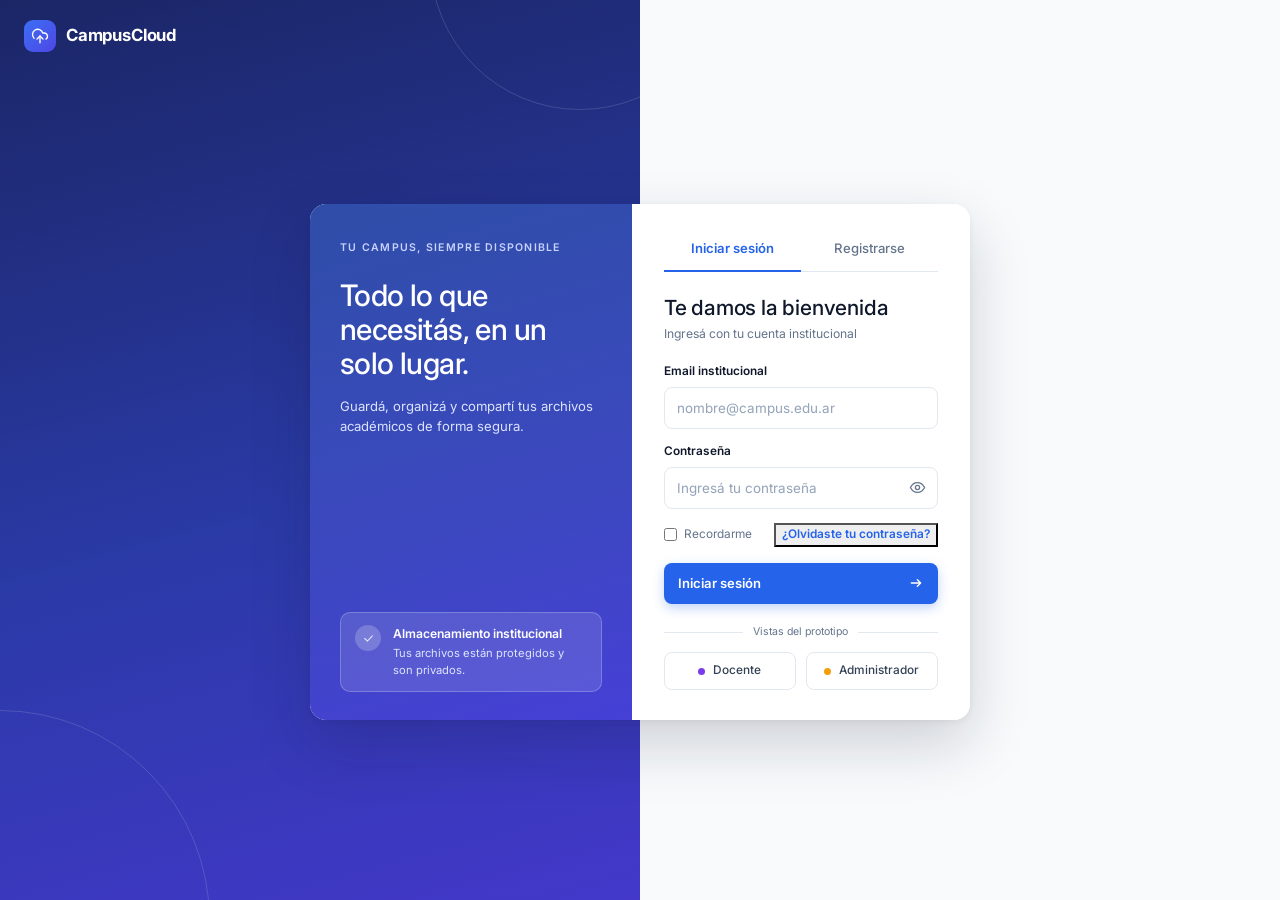
<file: frontend/admin.html>
<!DOCTYPE html>
<html lang="es">

<head>
    <meta charset="UTF-8">
    <meta name="viewport" content="width=device-width, initial-scale=1.0">
    <title>CampusCloud — Usuarios y cuotas</title>

    <link href="https://cdnjs.cloudflare.com/ajax/libs/bootstrap/5.3.3/css/bootstrap.min.css" rel="stylesheet">
    <link rel="icon" type="image/svg+xml" href="favicon.svg">
    <link rel="alternate icon" type="image/x-icon" href="favicon.ico">
    <link rel="preconnect" href="https://fonts.googleapis.com">
    <link rel="preconnect" href="https://fonts.gstatic.com" crossorigin>
    <link href="https://fonts.googleapis.com/css2?family=Inter:wght@400;500;600;700&display=swap" rel="stylesheet">
    <link rel="stylesheet" href="css/estilo.css">
    <style>
        .ext-modal-toolbar {
            display: flex;
            flex-wrap: wrap;
            align-items: center;
            gap: 10px;
            margin: 14px 0 10px;
        }
        .ext-grid {
            display: grid;
            grid-template-columns: repeat(auto-fill, minmax(130px, 1fr));
            gap: 8px;
            max-height: 320px;
            overflow-y: auto;
            padding: 8px;
            background: #f8fafc;
            border: 1px solid #e2e8f0;
            border-radius: 10px;
        }
        .ext-card-item {
            display: flex;
            align-items: center;
            gap: 8px;
            padding: 8px 10px;
            background: #ffffff;
            border: 1px solid #e2e8f0;
            border-radius: 8px;
            cursor: pointer;
            font-size: 0.88rem;
            font-weight: 500;
            transition: all .15s ease;
            user-select: none;
            margin: 0;
        }
        .ext-card-item:hover {
            border-color: #2563eb;
            background: #eff6ff;
        }
        .ext-card-item.is-selected {
            border-color: #ef4444;
            background: #fef2f2;
            color: #991b1b;
        }
        .ext-card-item.is-disabled {
            opacity: 0.65;
            cursor: not-allowed;
            background: #f1f5f9;
            border-color: #cbd5e1;
        }
        .ext-badge-danger {
            font-size: 0.68rem;
            padding: 2px 5px;
            background: #fee2e2;
            color: #dc2626;
            border-radius: 4px;
            font-weight: 600;
            margin-left: auto;
        }
        .ext-badge-inherited {
            font-size: 0.68rem;
            padding: 2px 5px;
            background: #e2e8f0;
            color: #475569;
            border-radius: 4px;
            font-weight: 600;
            margin-left: auto;
        }
    </style>
</head>

<body>

    <div class="app-shell">

        <header class="topbar" id="topbar"></header>

        <div class="app-body">
            <div class="cab-backdrop" id="backdrop"></div>

            <!-- SIDEBAR -->
            <aside class="sidebar" id="cabinet" aria-label="Menú lateral">
                <nav class="cab-nav" aria-label="Secciones de administración" id="cabNav"></nav>
            </aside>

            <!-- CONTENIDO -->
            <main class="main">
                <div class="content" id="content" tabindex="-1"></div>
            </main>
        </div>

    </div>

    <script src="js/auth.js"></script>
    <script src="js/http.js"></script>
    <script src="js/ui.js"></script>
    <script src="js/drive.js"></script>
    <script src="js/api.js"></script>
    <script>
        // Solo entran usuarios con rol "admin". Es una comodidad de UI: la API
        // (api.js) vuelve a validar el rol en cada operación, y con backend real
        // /admin tiene que estar protegida también en el servidor.
        const admin = Auth.requerirSesion('admin');
        if (!admin) {
            throw new Error('Sin permisos de administrador: redirigiendo');
        }

        // Solo prototipo: simula que las cuentas aprobadas ya tenían archivos, así
        // los números de almacenamiento no quedan en cero hasta que cada una entre.
        Auth.listarUsuarios().filter(u => u.estado === 'aprobado').forEach(u => Drive.asegurar(u));

        const $ = (sel, raiz = document) => raiz.querySelector(sel);
        const { esc, iconos, formatoTamanio, formatoFecha } = UI;
        const tam = (mb) => formatoTamanio(mb, { cero: '0 MB' });
        const capitalizar = (s) => s ? (String(s).charAt(0).toUpperCase() + String(s).slice(1).toLowerCase()) : '';
        const PELIGROSAS_EXT = new Set(['.exe', '.bat', '.sh', '.cmd', '.msi', '.php', '.phtml', '.vbs', '.scr', '.com']);

        $('#topbar').innerHTML = UI.topbarHtml(admin);
        const content = $('#content');
        const searchInput = $('#searchInput');
        const cerrarSidebar = UI.enlazarSidebar();
        UI.atajoBuscar(searchInput);

        const estado = {
            seccion: 'usuarios',
            busqueda: '',
            filtroEstado: 'todos',
            pendientes: null,
            usuarios: null,
            estadisticas: null,
            roles: null,
            tablas: {
                usuarios: { clave: 'nombre', dir: 'asc', pagina: 1 },
            },
        };

        const SECCIONES = [
            { id: 'usuarios', titulo: 'Gestión de usuarios y cuotas', icono: iconos.usuarios },
            { id: 'politicas', titulo: 'Políticas por rol', icono: iconos.politicas },
        ];

        // ---------------------------------------------------------------
        // Navegación y barra superior
        // ---------------------------------------------------------------
        function pintarNav() {
            $('#cabNav').innerHTML = `
      <p class="nav-label">Espacio personal</p>
      <a class="nav-link" href="index.html#archivos">${iconos.carpeta}Mis archivos</a>
      <a class="nav-link" href="index.html#compartidos">${iconos.compartir}Compartidos conmigo</a>
      <a class="nav-link" href="index.html#papelera">${iconos.papelera}Papelera</a>
      <p class="nav-label">Administración</p>
      ${SECCIONES.map(s => `
        <button type="button" class="nav-link${s.id === estado.seccion ? ' active' : ''}" data-section="${s.id}"${s.id === estado.seccion ? ' aria-current="page"' : ''}>${s.icono}${esc(s.titulo)}</button>`).join('')}`;
        }

        $('#cabNav').addEventListener('click', (e) => {
            const b = e.target.closest('[data-section]');
            if (!b) return;
            estado.seccion = b.dataset.section;
            estado.busqueda = '';
            cerrarSidebar();
            render();
        });

        $('#btnCuenta').addEventListener('click', () => Auth.irA('index.html#cuenta'));

        $('#btnSalir').addEventListener('click', async () => {
            const okConfirm = await UI.confirmar({ titulo: '¿Cerrar sesión?', textoOk: 'Cerrar sesión' });
            if (okConfirm) { Auth.cerrarSesion(); Auth.irA('login.html'); }
        });

        // La búsqueda de la barra superior es de archivos: al apretar Enter se sigue en el Drive.
        searchInput.addEventListener('keydown', (e) => {
            if (e.key === 'Enter' && searchInput.value.trim()) {
                Auth.irA('index.html?q=' + encodeURIComponent(searchInput.value.trim()));
            }
        });

        // ---------------------------------------------------------------
        // Helpers
        // ---------------------------------------------------------------
        const coincide = (u, q) => !q || [u.nombre, u.email, u.dni, Auth.formatearDNI(u.dni)].some(x => UI.normalizar(x).includes(q));

        const rolesOpciones = () => Auth.ROLES_SOLICITABLES.map(valor => ({ valor, texto: Auth.ROLES[valor] }));

        const avatar = (u) => `<span class="avatar-sm av-${UI.colorAvatar(u.id)}" aria-hidden="true">${esc(UI.iniciales(u.nombre))}</span>`;

        function estadoBadge(u) {
            if (u.estado === 'aprobado') return '';
            if (u.estado === 'pendiente') return UI.badge('Pendiente', 'warn');
            return UI.badge('Rechazada', 'danger', u.motivoRechazo);
        }

        function resultado(r, mensajeOk) {
            if (!r.ok) {
                if (r.status === 401) { Auth.irA('login.html?e=expirada'); return false; }
                UI.toast(r.motivo, { tipo: 'error' });
                return false;
            }
            if (mensajeOk) UI.toast(mensajeOk, { tipo: 'ok' });
            render();
            return true;
        }

        function estadisticas() {
            if (estado.estadisticas) {
                return {
                    total: estado.estadisticas.total_usuarios || 0,
                    nuevos: estado.estadisticas.nuevos_este_mes || 0,
                    pendientes: estado.estadisticas.solicitudes_pendientes != null
                        ? estado.estadisticas.solicitudes_pendientes
                        : (estado.pendientes ? estado.pendientes.length : 0),
                    usoMB: estado.estadisticas.almacenamiento_usado_mb || 0,
                    capacidadMB: estado.estadisticas.capacidad_servidor_mb || 102400,
                };
            }
            const usuarios = (estado.usuarios || Auth.listarUsuarios()).filter(u => String(u.estado || '').toLowerCase() !== 'pendiente');
            const hace30 = Date.now() - 30 * 86400000;
            const cantPendientes = estado.pendientes !== null ? estado.pendientes.length : 0;
            const usoTotal = usuarios.reduce((a, u) => a + (u.uso_bytes != null ? (u.uso_bytes / 1048576) : Drive.usoMB(u.id)), 0);
            return {
                total: usuarios.length,
                nuevos: usuarios.filter(u => Date.parse(u.fecha_registro || u.creado || 0) >= hace30).length,
                pendientes: cantPendientes,
                usoMB: usoTotal,
                capacidadMB: 102400,
            };
        }

        // ---------------------------------------------------------------
        // Vista: usuarios y cuotas
        // ---------------------------------------------------------------
        function htmlEstadisticas(s) {
            const cap = s.capacidadMB || Auth.CAPACIDAD_SERVIDOR_MB;
            const pct = Math.min(100, (s.usoMB / cap) * 100);
            return `
      <div class="stat-grid">
        <div class="stat-card">
          <span class="stat-icon">${iconos.usuarios}</span>
          <div>
            <p class="stat-label">Usuarios registrados</p>
            <p class="stat-value">${s.total}</p>
            <p class="stat-note is-ok">+${s.nuevos} este mes</p>
          </div>
        </div>
        <div class="stat-card">
          <span class="stat-icon stat-icon-indigo">${iconos.disco}</span>
          <div class="stat-grow">
            <p class="stat-label">Almacenamiento del servidor</p>
            <p class="stat-value">${esc(tam(s.usoMB))} <span class="stat-unit">/ ${esc(formatoTamanio(cap))}</span></p>
            <div class="dc-meter dc-meter-thin" role="progressbar" aria-label="Almacenamiento del servidor usado" aria-valuemin="0" aria-valuemax="100" aria-valuenow="${Math.round(pct)}"><div class="dc-meter-fill dc-meter-indigo" style="width:${pct.toFixed(1)}%"></div></div>
          </div>
        </div>
        <div class="stat-card">
          <span class="stat-icon stat-icon-amber">${iconos.reloj}</span>
          <div>
            <p class="stat-label">Solicitudes pendientes</p>
            <p class="stat-value">${s.pendientes}</p>
            <p class="stat-note ${s.pendientes ? 'is-warn' : ''}">${s.pendientes ? 'Requieren revisión' : 'Todo al día'}</p>
          </div>
        </div>
      </div>`;
        }

        function htmlPendientes() {
            const pendientes = (estado.pendientes !== null ? estado.pendientes : Auth.obtenerPendientes())
                .sort((a, b) => Date.parse(a.fecha_registro || a.creado || 0) - Date.parse(b.fecha_registro || b.creado || 0));
            return `
      <section aria-labelledby="tPend">
        <div class="section-head">
          <div>
            <h2 id="tPend">Solicitudes pendientes ${pendientes.length ? `<span class="count-pill">${pendientes.length}</span>` : ''}</h2>
            <p class="dc-muted">Revisá los nuevos registros antes de habilitar el acceso.</p>
          </div>
        </div>
        ${pendientes.length ? `<div class="req-list">${pendientes.map(u => `
          <article class="req-row">
            <div class="req-user">
              ${avatar(u)}
              <div class="cell-stack"><strong>${esc(`${u.nombre} ${u.apellido || ''}`.trim())}</strong><span>${esc(u.email)}</span></div>
            </div>
            <div class="req-field"><span class="req-label">DNI</span><span>${esc(Auth.formatearDNI(u.dni) || u.dni || '—')}</span></div>
            <div class="req-field"><span class="req-label">Rol solicitado</span>${UI.badgeRol((u.rol_solicitado || u.rolSolicitado || 'alumno').toLowerCase())}</div>
            <div class="req-actions">
              <button type="button" class="dc-btn dc-btn-soft dc-btn-sm" data-aprobar="${esc(u.id)}" data-rol="alumno" data-id-rol="1">${iconos.check}Aprobar como Alumno</button>
              <button type="button" class="dc-btn dc-btn-violet dc-btn-sm" data-aprobar="${esc(u.id)}" data-rol="docente" data-id-rol="2">Aprobar como Docente</button>
              <button type="button" class="dc-btn dc-btn-outline-danger dc-btn-sm" data-rechazar="${esc(u.id)}">Rechazar</button>
            </div>
          </article>`).join('')}</div>`
                    : `<div class="empty-state" role="status">${iconos.check}<p>No hay cuentas esperando aprobación.</p></div>`}
      </section>`;
        }

        function tablaUsuarios() {
            const q = UI.normalizar(estado.busqueda);
            let lista = estado.usuarios || Auth.listarUsuarios();
            
            // EXCLUIR SIEMPRE PENDIENTES DE ESTA TABLA
            const filas = lista
                .filter(u => String(u.estado || '').toLowerCase() !== 'pendiente')
                .filter(u => {
                    const est = String(u.estado || '').toLowerCase();
                    if (estado.filtroEstado === 'todos') return true;
                    if (estado.filtroEstado === 'aprobado' || estado.filtroEstado === 'activo') return est === 'activo' || est === 'aprobado';
                    if (estado.filtroEstado === 'rechazado') return est === 'rechazado' || est === 'suspendido';
                    return true;
                })
                .filter(u => {
                    const nombreCompleto = `${u.nombre || ''} ${u.apellido || ''}`.trim();
                    return !q || [nombreCompleto, u.email, u.dni, Auth.formatearDNI(u.dni)].some(x => x && UI.normalizar(String(x)).includes(q));
                });

            const columnas = [
                {
                    clave: 'nombre', titulo: 'Usuario', ordenable: true,
                    valor: u => `${u.nombre || ''} ${u.apellido || ''}`.trim(),
                    render: u => {
                        const nom = `${u.nombre || ''} ${u.apellido || ''}`.trim() || 'Usuario';
                        return `<div class="req-user">${avatar({ id: u.id, nombre: nom })}<div class="cell-stack"><strong>${esc(nom)}</strong><span>${esc(u.email || '')}</span></div></div>`;
                    },
                },
                {
                    clave: 'dni', titulo: 'DNI', ordenable: true, valor: u => u.dni,
                    render: u => esc(Auth.formatearDNI(u.dni) || u.dni || '—')
                },
                {
                    clave: 'rol', titulo: 'Rol actual', ordenable: true, valor: u => u.rol,
                    render: u => {
                        const rolNombre = String(u.rol || 'alumno').toLowerCase();
                        const esInactivo = ['rechazado', 'suspendido'].includes(String(u.estado || '').toLowerCase());
                        return `<span class="badge-stack">${UI.badgeRol(rolNombre)}${esInactivo ? UI.badge('Inactiva', 'danger') : ''}</span>`;
                    },
                },
                {
                    clave: 'uso', titulo: 'Espacio ocupado', ordenable: true,
                    valor: u => (u.uso_bytes != null ? (u.uso_bytes / 1048576) : Drive.usoMB(u.id)),
                    render: u => {
                        const usoMB = u.uso_bytes != null ? (u.uso_bytes / 1048576) : Drive.usoMB(u.id);
                        const cuotaMB = u.cuota_efectiva_mb || (u.cuota_personalizada_mb || 250);
                        const pct = Math.min(100, (usoMB / cuotaMB) * 100);
                        const nivel = pct >= 90 ? 'alert' : pct >= 70 ? 'warn' : 'ok';
                        return `<div class="usage"><span>${esc(tam(usoMB))}</span>
            <div class="dc-meter dc-meter-mini" role="progressbar" aria-label="Espacio usado" aria-valuemin="0" aria-valuemax="100" aria-valuenow="${Math.round(pct)}"><div class="dc-meter-fill dc-meter-${nivel}" style="width:${pct.toFixed(1)}%"></div></div></div>`;
                    },
                },
                {
                    clave: 'cuota', titulo: 'Cuota asignada', ordenable: true,
                    valor: u => (u.cuota_efectiva_mb || u.cuota_personalizada_mb || 250),
                    render: u => {
                        const cuotaMB = u.cuota_efectiva_mb || u.cuota_personalizada_mb || 250;
                        const esPers = u.cuota_personalizada_mb != null;
                        return `${esc(formatoTamanio(cuotaMB))}${esPers ? '<span class="dc-origin">Personalizada</span>' : ''}`;
                    },
                },
                {
                    clave: 'acciones', titulo: 'Acciones', clase: 'col-actions',
                    render: u => `<span class="row-actions">
          <button type="button" class="dc-link" data-editar-cuota="${esc(u.id)}">Editar cuota</button>
          <button type="button" class="dc-link" data-menu-usuario="${esc(u.id)}" aria-haspopup="menu" aria-expanded="false" aria-label="Gestionar la cuenta">Gestionar</button>
        </span>`,
                },
            ];

            return UI.tabla({
                caption: 'Usuarios registrados',
                columnas, filas,
                estado: estado.tablas.usuarios,
                vacio: 'No hay cuentas que coincidan con la búsqueda o el filtro.',
            });
        }

        function vistaUsuarios() {
            const s = estadisticas();
            return `
      <div class="page-head">
        <div>
          <p class="eyebrow">Panel de administración</p>
          <h1 class="page-title">Usuarios y cuotas</h1>
          <p class="page-sub">Gestioná accesos, roles y límites de almacenamiento.</p>
        </div>
        <button type="button" class="dc-updated" id="btnActualizar">${iconos.reloj}Actualizado ahora</button>
      </div>
      ${htmlEstadisticas(s)}
      ${htmlPendientes()}
      <section aria-labelledby="tUsuarios">
        <div class="section-head">
          <div>
            <h2 id="tUsuarios">Gestión de usuarios</h2>
            <p class="dc-muted">${s.total} usuario${s.total === 1 ? '' : 's'} registrado${s.total === 1 ? '' : 's'}</p>
          </div>
          <div class="section-tools">
            <label class="dc-inline-field">
              <span class="visually-hidden">Filtrar por estado</span>
              <select id="filtroEstado">
                ${[['todos', 'Todos los estados'], ['aprobado', 'Activas'], ['rechazado', 'Inactivas / Suspendidas']].map(([v, t]) => `<option value="${v}"${estado.filtroEstado === v ? ' selected' : ''}>${t}</option>`).join('')}
              </select>
            </label>
            <div class="search search-inline">
              ${iconos.lupa}
              <label for="buscarUsuario" class="visually-hidden">Buscar usuario por nombre, correo o DNI</label>
              <input type="search" id="buscarUsuario" placeholder="Buscar usuario…" autocomplete="off" value="${esc(estado.busqueda)}">
            </div>
          </div>
        </div>
        <div id="tablaUsuarios">${tablaUsuarios()}</div>
      </section>`;
        }

        // ---------------------------------------------------------------
        // Vista: políticas por rol (conectado al catálogo real de PostgreSQL)
        // ---------------------------------------------------------------
        function vistaPoliticas() {
            const rolesList = estado.roles || [
                { id: 1, nombre: 'ALUMNO', cuota_total_mb: 250, max_file_size_mb: 25, cantidad_usuarios: 0 },
                { id: 2, nombre: 'DOCENTE', cuota_total_mb: 1024, max_file_size_mb: 100, cantidad_usuarios: 0 },
                { id: 3, nombre: 'ADMIN', cuota_total_mb: 2048, max_file_size_mb: 500, cantidad_usuarios: 0 },
            ];
            const tarjetas = rolesList.map(r => ({
                id: r.id,
                titulo: `Rol ${capitalizar(r.nombre)}`,
                desc: `Políticas y límites asignados a las cuentas con rol ${r.nombre}.`,
                cuotaMB: r.cuota_total_mb,
                maxArchivoMB: r.max_file_size_mb,
                cuenta: r.cantidad_usuarios || 0,
            }));
            return `
      <div class="page-head">
        <div>
          <p class="eyebrow">Panel de administración</p>
          <h1 class="page-title">Políticas por rol</h1>
          <p class="page-sub">Definí el espacio total y el tamaño máximo por archivo para cada rol.</p>
        </div>
      </div>
      <div class="dc-note">${iconos.info}<span>Los cambios aplican a las subidas nuevas. Los archivos que ya están guardados no se tocan. Las excepciones por usuario se cargan con “Editar cuota” en la sección de usuarios.</span></div>
      <div class="dc-cards">
        ${tarjetas.map(t => `
          <article class="dc-policy-card">
            <header><h3>${esc(t.titulo)}</h3>${UI.badge(`${t.cuenta} cuentas con este rol`, 'neutral')}</header>
            <p class="dc-muted">${esc(t.desc)}</p>
            <dl>
              <dt>Espacio total</dt><dd>${esc(formatoTamanio(t.cuotaMB))}</dd>
              <dt>Tamaño máximo por archivo</dt><dd>${esc(formatoTamanio(t.maxArchivoMB))}</dd>
            </dl>
            <div style="display:flex;gap:8px;margin-top:16px;flex-wrap:wrap;">
              <button type="button" class="dc-btn dc-btn-primary dc-btn-sm" data-editar-rol-id="${esc(t.id)}">${iconos.editar}Editar límites</button>
              <button type="button" class="dc-btn dc-btn-ghost dc-btn-sm" data-extensiones-rol-id="${esc(t.id)}">${iconos.escudo}Extensiones bloqueadas</button>
            </div>
          </article>`).join('')}
      </div>`;
        }

        function render() {
            pintarNav();
            const titulo = SECCIONES.find(s => s.id === estado.seccion).titulo;
            document.title = `CampusCloud — ${titulo}`;
            try {
                content.innerHTML = estado.seccion === 'politicas' ? vistaPoliticas() : vistaUsuarios();
            } catch (err) {
                console.error(err);
                content.innerHTML = UI.errorVista('No pudimos mostrar esta sección. Probá de nuevo.');
            }
        }

        // ---------------------------------------------------------------
        // Acciones sobre cuentas (conectadas a FastAPI)
        // ---------------------------------------------------------------
        async function aprobarComo(id, rol, boton, idRol = 1) {
            const fila = boton.closest('.req-row');
            fila.querySelectorAll('button').forEach(b => { b.disabled = true; });
            
            const r = await Api.aprobarUsuario(id, idRol);
            if (!r.ok) {
                UI.toast(r.motivo || 'Error al aprobar la cuenta.', { tipo: 'error' });
                fila.querySelectorAll('button').forEach(b => { b.disabled = false; });
                return;
            }

            UI.toast(`Cuenta aprobada con éxito.`, { tipo: 'ok' });
            await cargarPendientes();
            await cargarUsuarios();
            await cargarEstadisticas();
            await cargarRoles();
            render();
        }

        async function rechazar(id) {
            const v = await UI.formulario({
                titulo: 'Rechazar cuenta',
                descripcion: 'La persona va a ver este motivo cuando intente iniciar sesión o en su notificación.',
                campos: [
                    { nombre: 'motivo', etiqueta: 'Motivo', tipo: 'select', requerido: true, opciones: Auth.MOTIVOS_RECHAZO.map(m => ({ valor: m.valor, texto: m.texto })) },
                    {
                        nombre: 'detalle', etiqueta: 'Detalle', tipo: 'textarea', placeholder: 'Agregá una aclaración para la persona',
                        mostrarSi: d => d.motivo === 'otro', requeridoSi: d => d.motivo === 'otro', msgRequerido: 'Explicá el motivo.',
                    },
                ],
                valores: { motivo: Auth.MOTIVOS_RECHAZO[0].valor },
                textoOk: 'Rechazar cuenta',
                peligro: true,
                alEnviar: async (d) => {
                    const motivoTexto = d.motivo === 'otro' ? d.detalle : (Auth.MOTIVOS_RECHAZO.find(m => m.valor === d.motivo)?.texto || d.motivo);
                    const r = await Api.rechazarUsuario(id, motivoTexto);
                    return r.ok ? null : (r.motivo || 'Error al rechazar cuenta');
                },
            });
            if (v) { 
                await cargarPendientes();
                await cargarUsuarios();
                await cargarEstadisticas();
                render(); 
                UI.toast('Cuenta rechazada.', { tipo: 'ok' }); 
            }
        }

        async function cambiarRol(id) {
            const u = (estado.usuarios && estado.usuarios.find(x => String(x.id) === String(id))) || Auth.obtenerUsuario(id);
            if (!u) return;
            const rolesList = estado.roles || [
                { id: 1, nombre: 'ALUMNO' },
                { id: 2, nombre: 'DOCENTE' },
                { id: 3, nombre: 'ADMIN' },
            ];
            const rolesOpcionesList = rolesList.map(r => ({ valor: r.id, texto: capitalizar(r.nombre) }));
            const rolActualId = rolesList.find(r => r.nombre.toUpperCase() === String(u.rol).toUpperCase())?.id || 1;

            const v = await UI.formulario({
                titulo: `Cambiar rol de ${u.nombre}`,
                descripcion: 'El cambio recalculará los límites de cuota según lo asignado al nuevo rol.',
                campos: [{ nombre: 'id_rol', etiqueta: 'Rol', tipo: 'select', opciones: rolesOpcionesList, requerido: true }],
                valores: { id_rol: rolActualId },
                textoOk: 'Guardar rol',
                alEnviar: async (d) => {
                    const r = await Api.cambiarRol(id, d.id_rol);
                    return r.ok ? null : (r.motivo || 'Error al cambiar rol');
                },
            });
            if (v) {
                await cargarUsuarios();
                await cargarRoles();
                render();
                UI.toast('Rol actualizado con éxito.', { tipo: 'ok' });
            }
        }

        async function editarCuota(id) {
            const u = (estado.usuarios && estado.usuarios.find(x => String(x.id) === String(id))) || Auth.obtenerUsuario(id);
            if (!u) return;
            const usoMB = u.uso_bytes != null ? Math.round(u.uso_bytes / 1048576) : Drive.usoMB(u.id);
            const propia = u.cuota_personalizada_mb;
            const enGB = propia != null && propia >= 1024 && propia % 1024 === 0;
            const maxPropio = u.max_file_personalizado_mb;

            const v = await UI.formulario({
                titulo: `Editar cuota y límites de ${u.nombre}`,
                campos: [
                    { nombre: 'resumen', tipo: 'info', texto: `Espacio en uso actual: ${tam(usoMB)}. Cuota efectiva: ${tam(u.cuota_efectiva_mb || 250)}. Tamaño máx. archivo: ${tam(u.max_file_efectivo_mb || 25)}.` },
                    {
                        nombre: 'valor', etiqueta: 'Cuota personalizada', tipo: 'number',
                        placeholder: String(u.cuota_efectiva_mb || 250),
                        ayuda: 'Dejalo vacío para volver al valor correspondiente a su rol.',
                        validar: (v, d) => (v != null && v !== '' && Number(v) * (d.unidad === 'GB' ? 1024 : 1) < 1 ? 'La cuota mínima es 1 MB.' : null),
                    },
                    { nombre: 'unidad', etiqueta: 'Unidad', tipo: 'select', opciones: [{ valor: 'MB', texto: 'MB' }, { valor: 'GB', texto: 'GB' }] },
                    {
                        nombre: 'maxArchivo', etiqueta: 'Tamaño máximo por archivo (MB)', tipo: 'number',
                        placeholder: String(u.max_file_efectivo_mb || 25),
                        ayuda: 'Dejalo vacío para heredar del rol o igualar a la cuota. No puede superar la cuota total.',
                        validar: (v, d) => {
                            if (v != null && v !== '') {
                                const num = Number(v);
                                if (num < 1) return 'El tamaño mínimo por archivo es 1 MB.';
                                const cuotaCalc = (d.valor != null && d.valor !== '')
                                    ? Math.round(Number(d.valor) * (d.unidad === 'GB' ? 1024 : 1))
                                    : (u.cuota_efectiva_mb || 250);
                                if (num > cuotaCalc) return `No puede superar la cuota total (${cuotaCalc} MB).`;
                            }
                            return null;
                        },
                    },
                ],
                valores: {
                    valor: propia != null ? (enGB ? propia / 1024 : propia) : '',
                    unidad: enGB ? 'GB' : 'MB',
                    maxArchivo: maxPropio != null ? maxPropio : '',
                },
                textoOk: 'Guardar límites',
                alEnviar: async (d) => {
                    const mb = (d.valor == null || d.valor === '') ? null : Math.max(1, Math.round(Number(d.valor) * (d.unidad === 'GB' ? 1024 : 1)));
                    const maxMb = (d.maxArchivo == null || d.maxArchivo === '') ? null : Math.max(1, Math.round(Number(d.maxArchivo)));
                    const r = await Api.cambiarCuota(id, mb, maxMb);
                    return r.ok ? null : (r.motivo || 'Error al actualizar cuota');
                },
            });
            if (v) {
                await cargarUsuarios();
                render();
                UI.toast('Cuota y límites actualizados con éxito.', { tipo: 'ok' });
            }
        }

        async function suspenderUsuario(id) {
            const ok = await UI.confirmar({
                titulo: '¿Suspender cuenta?',
                mensaje: 'El usuario no podrá iniciar sesión mientras su cuenta permanezca suspendida.',
                textoOk: 'Suspender cuenta',
                peligro: true,
            });
            if (!ok) return;
            const r = await Api.cambiarEstadoUsuario(id, 'RECHAZADO');
            if (r.ok) {
                await cargarUsuarios();
                await cargarEstadisticas();
                render();
                UI.toast('Cuenta suspendida.', { tipo: 'ok' });
            } else {
                UI.toast(r.motivo || 'Error al suspender cuenta.', { tipo: 'error' });
            }
        }

        async function reactivarUsuario(id) {
            const r = await Api.cambiarEstadoUsuario(id, 'ACTIVO');
            if (r.ok) {
                await cargarUsuarios();
                await cargarEstadisticas();
                render();
                UI.toast('Cuenta reactivada con éxito.', { tipo: 'ok' });
            } else {
                UI.toast(r.motivo || 'Error al reactivar cuenta.', { tipo: 'error' });
            }
        }

        async function editarRolPolitica(idRol) {
            const rol = (estado.roles || []).find(r => String(r.id) === String(idRol));
            if (!rol) return;
            const v = await UI.formulario({
                titulo: `Editar límites de Rol ${capitalizar(rol.nombre)}`,
                descripcion: 'Los límites configurados aplican a todos los usuarios con este rol que no tengan cuota personalizada.',
                campos: [
                    {
                        nombre: 'cuotaMB', etiqueta: 'Espacio total (MB)', tipo: 'number',
                        requerido: true, min: 1, max: 10000000,
                        ayuda: '1 GB = 1024 MB.',
                    },
                    {
                        nombre: 'maxArchivoMB', etiqueta: 'Tamaño máximo por archivo (MB)', tipo: 'number',
                        requerido: true, min: 1, max: 1000000,
                        validar: (v, d) => (d.cuotaMB != null && Number(v) > Number(d.cuotaMB)) ? 'No puede superar el espacio total.' : null,
                    },
                ],
                valores: {
                    cuotaMB: rol.cuota_total_mb,
                    maxArchivoMB: rol.max_file_size_mb,
                },
                textoOk: 'Guardar límites',
                alEnviar: async (d) => {
                    const r = await Api.actualizarRolAdmin(idRol, Number(d.cuotaMB), Number(d.maxArchivoMB));
                    return r.ok ? null : (r.motivo || 'Error al actualizar límites del rol');
                },
            });
            if (v) {
                await cargarRoles();
                render();
                UI.toast('Límites del rol actualizados con éxito.', { tipo: 'ok' });
            }
        }

        // ---------------------------------------------------------------
        // Modal genérico para gestión de extensiones (con búsqueda y filtros)
        // ---------------------------------------------------------------
        async function abrirModalExtensiones({
            titulo,
            subtitulo,
            catalogo = [],
            seleccionadosIniciales = [],
            bloqueadasRolIds = [],
            alGuardar,
        }) {
            const idDlg = 'dlg-ext';
            const seleccionados = new Set(seleccionadosIniciales);
            const rolIdsSet = new Set(bloqueadasRolIds);

            const listaOrdenada = [...catalogo].sort((a, b) => a.nombre.localeCompare(b.nombre, 'es'));

            const html = `
                <div class="dc-dialog-body" style="padding: 24px; max-width: 620px;">
                    <h2 class="dc-dialog-title" id="${idDlg}-titulo">${esc(titulo)}</h2>
                    <p class="dc-dialog-text" style="margin-bottom: 16px;">${esc(subtitulo)}</p>
                    
                    <div class="ext-modal-toolbar">
                        <div class="search search-inline" style="flex: 1; min-width: 200px;">
                            ${iconos.lupa}
                            <input type="search" id="inputBuscarExt" placeholder="Buscar extensión (.exe, pdf, zip)…" autocomplete="off">
                        </div>
                        <span class="dc-muted" style="font-size: 0.85rem; font-weight: 500;" id="badgeContadorExt">0 bloqueadas</span>
                    </div>

                    <div style="margin-bottom: 12px; display: flex; gap: 8px; flex-wrap: wrap; align-items: center;">
                        <button type="button" class="dc-btn dc-btn-ghost dc-btn-sm" id="btnMarcarTodo">Marcar todo</button>
                        <button type="button" class="dc-btn dc-btn-ghost dc-btn-sm" id="btnDesmarcarTodo">Desmarcar todo</button>
                        <button type="button" class="dc-btn dc-btn-ghost dc-btn-sm" id="btnMarcarPeligrosas" title="Marcar .exe, .bat, .sh, .cmd, etc.">Marcar ejecutables</button>
                    </div>

                    <div class="ext-grid" id="extContenedor">
                        ${listaOrdenada.map(e => {
                            const esPeligrosa = PELIGROSAS_EXT.has(e.nombre.toLowerCase());
                            const esRol = rolIdsSet.has(e.id);
                            const checked = seleccionados.has(e.id) || esRol;
                            return `
                                <label class="ext-card-item${checked ? ' is-selected' : ''}${esRol ? ' is-disabled' : ''}" data-id="${e.id}" data-nombre="${esc(e.nombre.toLowerCase())}">
                                    <input type="checkbox" value="${e.id}" ${checked ? 'checked' : ''} ${esRol ? 'disabled' : ''} style="margin: 0;">
                                    <span style="font-family: monospace; font-size: 0.95rem;">${esc(e.nombre)}</span>
                                    ${esPeligrosa ? '<span class="ext-badge-danger">Riesgo</span>' : ''}
                                    ${esRol ? '<span class="ext-badge-inherited">Rol</span>' : ''}
                                </label>
                            `;
                        }).join('')}
                    </div>
                    <div id="extSinResultados" style="display: none; padding: 24px; text-align: center;" class="dc-muted">
                        No se encontraron extensiones que coincidan con la búsqueda.
                    </div>

                    <div class="dc-dialog-actions" style="margin-top: 20px;">
                        <button type="button" class="dc-btn dc-btn-ghost" data-cancelar>Cancelar</button>
                        <button type="button" class="dc-btn dc-btn-primary" id="btnGuardarExt">Guardar extensiones</button>
                    </div>
                </div>
            `;

            const dlg = UI.dialogo(html, { ancho: 'wide' });
            dlg.setAttribute('aria-labelledby', `${idDlg}-titulo`);

            const contenedor = dlg.querySelector('#extContenedor');
            const sinResultados = dlg.querySelector('#extSinResultados');
            const inputBuscar = dlg.querySelector('#inputBuscarExt');
            const badgeContador = dlg.querySelector('#badgeContadorExt');
            const btnGuardar = dlg.querySelector('#btnGuardarExt');

            const actualizarContador = () => {
                const total = seleccionados.size + (bloqueadasRolIds.length ? bloqueadasRolIds.filter(id => !seleccionados.has(id)).length : 0);
                badgeContador.textContent = `${total} de ${listaOrdenada.length} bloqueadas`;
            };
            actualizarContador();

            inputBuscar.addEventListener('input', (ev) => {
                const q = ev.target.value.toLowerCase().trim();
                let visibles = 0;
                contenedor.querySelectorAll('.ext-card-item').forEach(card => {
                    const nombre = card.dataset.nombre;
                    const coincide = !q || nombre.includes(q);
                    card.style.display = coincide ? 'flex' : 'none';
                    if (coincide) visibles++;
                });
                sinResultados.style.display = visibles === 0 ? 'block' : 'none';
            });

            contenedor.addEventListener('change', (ev) => {
                const chk = ev.target;
                if (!chk || chk.type !== 'checkbox') return;
                const id = Number(chk.value);
                const card = chk.closest('.ext-card-item');
                if (chk.checked) {
                    seleccionados.add(id);
                    if (card) card.classList.add('is-selected');
                } else {
                    seleccionados.delete(id);
                    if (card) card.classList.remove('is-selected');
                }
                actualizarContador();
            });

            dlg.querySelector('#btnMarcarTodo').addEventListener('click', () => {
                contenedor.querySelectorAll('.ext-card-item').forEach(card => {
                    if (card.style.display !== 'none') {
                        const id = Number(card.dataset.id);
                        if (!rolIdsSet.has(id)) {
                            seleccionados.add(id);
                            const chk = card.querySelector('input[type="checkbox"]');
                            if (chk) chk.checked = true;
                            card.classList.add('is-selected');
                        }
                    }
                });
                actualizarContador();
            });

            dlg.querySelector('#btnDesmarcarTodo').addEventListener('click', () => {
                contenedor.querySelectorAll('.ext-card-item').forEach(card => {
                    if (card.style.display !== 'none') {
                        const id = Number(card.dataset.id);
                        if (!rolIdsSet.has(id)) {
                            seleccionados.delete(id);
                            const chk = card.querySelector('input[type="checkbox"]');
                            if (chk) chk.checked = false;
                            card.classList.remove('is-selected');
                        }
                    }
                });
                actualizarContador();
            });

            dlg.querySelector('#btnMarcarPeligrosas').addEventListener('click', () => {
                contenedor.querySelectorAll('.ext-card-item').forEach(card => {
                    const nombre = card.dataset.nombre;
                    const id = Number(card.dataset.id);
                    if (PELIGROSAS_EXT.has(nombre) && !rolIdsSet.has(id)) {
                        seleccionados.add(id);
                        const chk = card.querySelector('input[type="checkbox"]');
                        if (chk) chk.checked = true;
                        card.classList.add('is-selected');
                    }
                });
                actualizarContador();
            });

            dlg.querySelector('[data-cancelar]').addEventListener('click', () => dlg.close());

            btnGuardar.addEventListener('click', async () => {
                btnGuardar.disabled = true;
                btnGuardar.textContent = 'Guardando…';
                try {
                    const ok = await alGuardar(Array.from(seleccionados));
                    if (ok) {
                        dlg.close();
                    } else {
                        btnGuardar.disabled = false;
                        btnGuardar.textContent = 'Guardar extensiones';
                    }
                } catch (e) {
                    btnGuardar.disabled = false;
                    btnGuardar.textContent = 'Guardar extensiones';
                }
            });
        }

        async function gestionarExtensionesRol(idRol) {
            const rol = (estado.roles || []).find(r => String(r.id) === String(idRol));
            if (!rol) return;

            const [resCat, resBloq] = await Promise.all([
                Api.obtenerExtensionesAdmin(),
                Api.obtenerExtensionesBloqueadasRol(idRol),
            ]);

            if (!resCat.ok) {
                UI.toast(resCat.motivo || 'Error al obtener el catálogo de extensiones.', { tipo: 'error' });
                return;
            }

            const catalogo = resCat.items || [];
            const bloqueadas = (resBloq.items || []).map(e => e.id);

            await abrirModalExtensiones({
                titulo: `Extensiones bloqueadas — Rol ${capitalizar(rol.nombre)}`,
                subtitulo: `Los usuarios con rol ${rol.nombre} no podrán subir archivos con las extensiones seleccionadas.`,
                catalogo,
                seleccionadosIniciales: bloqueadas,
                alGuardar: async (ids) => {
                    const r = await Api.reemplazarExtensionesBloqueadasRol(idRol, ids);
                    if (r.ok) {
                        UI.toast(`Extensiones bloqueadas para ${rol.nombre} actualizadas con éxito.`, { tipo: 'ok' });
                        return true;
                    }
                    UI.toast(r.motivo || 'Error al guardar extensiones bloqueadas.', { tipo: 'error' });
                    return false;
                },
            });
        }

        async function gestionarExtensionesUsuario(idUsuario) {
            const u = (estado.usuarios && estado.usuarios.find(x => String(x.id) === String(idUsuario))) || Auth.obtenerUsuario(idUsuario);
            if (!u) return;

            const idRol = (estado.roles || []).find(r => r.nombre.toUpperCase() === String(u.rol).toUpperCase())?.id || 1;

            const [resCat, resRol, resUser] = await Promise.all([
                Api.obtenerExtensionesAdmin(),
                Api.obtenerExtensionesBloqueadasRol(idRol),
                Api.obtenerExtensionesProhibidasUsuario(idUsuario),
            ]);

            if (!resCat.ok) {
                UI.toast(resCat.motivo || 'Error al obtener catálogo de extensiones.', { tipo: 'error' });
                return;
            }

            const catalogo = resCat.items || [];
            const bloqueadasRol = (resRol.items || []).map(e => e.id);
            const prohibidasUsuario = (resUser.items || []).map(e => e.id);

            await abrirModalExtensiones({
                titulo: `Extensiones prohibidas — ${u.nombre}`,
                subtitulo: `Definí restricciones adicionales para este usuario. Las extensiones de su rol (${u.rol}) ya aplican por defecto.`,
                catalogo,
                seleccionadosIniciales: prohibidasUsuario,
                bloqueadasRolIds: bloqueadasRol,
                alGuardar: async (ids) => {
                    const r = await Api.reemplazarExtensionesProhibidasUsuario(idUsuario, ids);
                    if (r.ok) {
                        UI.toast(`Extensiones prohibidas para ${u.nombre} actualizadas con éxito.`, { tipo: 'ok' });
                        return true;
                    }
                    UI.toast(r.motivo || 'Error al guardar extensiones prohibidas.', { tipo: 'error' });
                    return false;
                },
            });
        }

        async function restablecerValoresRol(idUsuario) {
            const u = (estado.usuarios && estado.usuarios.find(x => String(x.id) === String(idUsuario))) || Auth.obtenerUsuario(idUsuario);
            if (!u) return;

            const ok = await UI.confirmar({
                titulo: `¿Restablecer a valores del rol ${capitalizar(u.rol)}?`,
                mensaje: `Se borrarán la cuota personalizada y las prohibiciones de extensiones específicas de ${u.nombre}. La cuenta volverá a heredar automáticamente los límites y políticas de su rol.`,
                textoOk: 'Restablecer valores',
            });
            if (!ok) return;

            const [rCuota, rExt] = await Promise.all([
                Api.cambiarCuota(idUsuario, null, null),
                Api.reemplazarExtensionesProhibidasUsuario(idUsuario, []),
            ]);

            if (rCuota.ok && rExt.ok) {
                await cargarUsuarios();
                render();
                UI.toast(`Valores de ${u.nombre} restablecidos al rol con éxito.`, { tipo: 'ok' });
            } else {
                UI.toast(rCuota.motivo || rExt.motivo || 'Error al restablecer valores.', { tipo: 'error' });
            }
        }

        // ---------------------------------------------------------------
        // Eventos y carga de datos
        // ---------------------------------------------------------------
        UI.enlazarTabla(content, () => (estado.seccion === 'usuarios' ? estado.tablas.usuarios : null), render);

        function refrescarTabla() {
            estado.tablas.usuarios.pagina = 1;
            const cont = $('#tablaUsuarios');
            if (cont) cont.innerHTML = tablaUsuarios();
        }

        let temporizador = null;
        content.addEventListener('input', (e) => {
            if (e.target.id !== 'buscarUsuario') return;
            clearTimeout(temporizador);
            temporizador = setTimeout(() => { estado.busqueda = e.target.value.trim(); refrescarTabla(); }, 150);
        });

        content.addEventListener('change', async (e) => {
            if (e.target.id === 'filtroEstado') {
                estado.filtroEstado = e.target.value;
                await cargarUsuarios();
                refrescarTabla();
            }
        });

        async function cargarPendientes() {
            try {
                const res = await Api.obtenerPendientes();
                if (res.ok) {
                    estado.pendientes = res.items || [];
                }
            } catch (e) {
                console.error('Error cargando solicitudes pendientes:', e);
            }
        }

        async function cargarUsuarios() {
            try {
                const res = await Api.obtenerUsuariosAdmin(estado.filtroEstado);
                if (res.ok) {
                    estado.usuarios = res.items || [];
                }
            } catch (e) {
                console.error('Error cargando usuarios:', e);
            }
        }

        async function cargarEstadisticas() {
            try {
                const res = await Api.obtenerEstadisticasAdmin();
                if (res.ok) {
                    estado.estadisticas = res;
                }
            } catch (e) {
                console.error('Error cargando estadísticas:', e);
            }
        }

        async function cargarRoles() {
            try {
                const res = await Api.obtenerRolesAdmin();
                if (res.ok) {
                    estado.roles = res.items || [];
                }
            } catch (e) {
                console.error('Error cargando roles:', e);
            }
        }

        async function cargarTodo() {
            await Promise.allSettled([
                cargarPendientes(),
                cargarUsuarios(),
                cargarEstadisticas(),
                cargarRoles(),
            ]);
            render();
        }

        content.addEventListener('click', async (e) => {
            if (e.target.closest('[data-reintentar]')) { await cargarTodo(); return; }

            const ap = e.target.closest('[data-aprobar]');
            if (ap) { await aprobarComo(ap.dataset.aprobar, ap.dataset.rol, ap, ap.dataset.idRol || 1); return; }

            const re = e.target.closest('[data-rechazar]');
            if (re) { await rechazar(re.dataset.rechazar); return; }

            const ec = e.target.closest('[data-editar-cuota]');
            if (ec) { await editarCuota(ec.dataset.editarCuota); return; }

            const er = e.target.closest('[data-editar-rol-id]');
            if (er) { await editarRolPolitica(er.dataset.editarRolId); return; }

            const exRol = e.target.closest('[data-extensiones-rol-id]');
            if (exRol) { await gestionarExtensionesRol(exRol.dataset.extensionesRolId); return; }

            if (e.target.closest('#btnActualizar')) {
                await cargarTodo();
                UI.toast('Datos actualizados.');
                return;
            }

            const k = e.target.closest('[data-menu-usuario]');
            if (k) {
                const u = (estado.usuarios && estado.usuarios.find(x => String(x.id) === String(k.dataset.menuUsuario))) || Auth.obtenerUsuario(k.dataset.menuUsuario);
                if (!u) return;
                const items = [];
                const rolStr = String(u.rol || '').toLowerCase();
                const estStr = String(u.estado || '').toLowerCase();

                if (rolStr !== 'admin') {
                    items.push({ texto: 'Cambiar rol', icono: iconos.escudo, accion: () => cambiarRol(u.id) });
                }
                items.push({ texto: 'Editar cuota', icono: iconos.politicas, accion: () => editarCuota(u.id) });
                items.push({ texto: 'Extensiones prohibidas', icono: iconos.escudo, accion: () => gestionarExtensionesUsuario(u.id) });
                items.push({ texto: 'Restablecer valores del rol', icono: iconos.restaurar, accion: () => restablecerValoresRol(u.id) });

                if (rolStr !== 'admin') {
                    items.push({ separador: true });
                    if (['activo', 'aprobado'].includes(estStr)) {
                        items.push({ texto: 'Suspender cuenta', icono: iconos.cerrar, peligro: true, accion: () => suspenderUsuario(u.id) });
                    } else if (['rechazado', 'suspendido'].includes(estStr)) {
                        items.push({ texto: 'Reactivar cuenta', icono: iconos.check, accion: () => reactivarUsuario(u.id) });
                    }
                }
                UI.menuContextual(k, items);
            }
        });

        cargarTodo();
    </script>

</body>

</html>
</file>
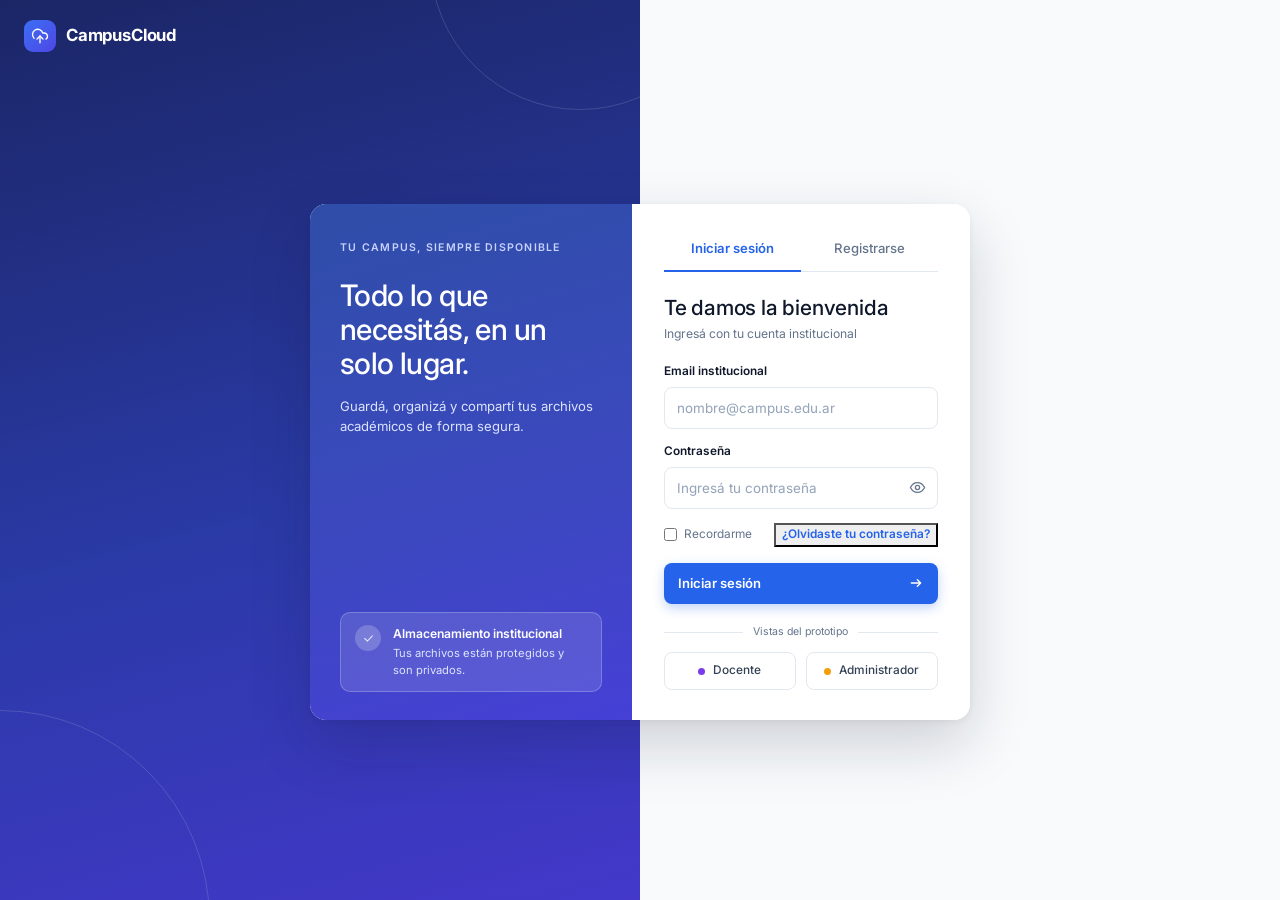
<file: frontend/login.html>
<!DOCTYPE html>
<html lang="es">
<head>
<meta charset="UTF-8">
<meta name="viewport" content="width=device-width, initial-scale=1.0">
<title>CampusCloud — Iniciar sesión</title>

<link href="https://cdnjs.cloudflare.com/ajax/libs/bootstrap/5.3.3/css/bootstrap.min.css" rel="stylesheet">
<link rel="icon" type="image/svg+xml" href="favicon.svg">
<link rel="alternate icon" type="image/x-icon" href="favicon.ico">
<link rel="preconnect" href="https://fonts.googleapis.com">
<link rel="preconnect" href="https://fonts.gstatic.com" crossorigin>
<link href="https://fonts.googleapis.com/css2?family=Inter:wght@400;500;600;700&display=swap" rel="stylesheet">
<link rel="stylesheet" href="css/estilo.css">
</head>
<body>

<div class="auth-page">

  <div class="auth-bg" aria-hidden="true"><span class="ring ring-a"></span><span class="ring ring-b"></span></div>

  <a class="brand auth-brand" href="login.html" aria-label="CampusCloud">
    <span class="brand-mark"><svg viewBox="0 0 24 24" fill="none" stroke="currentColor" stroke-width="1.8" stroke-linecap="round" stroke-linejoin="round" aria-hidden="true" focusable="false"><path d="M4 14.9A7 7 0 1 1 15.7 8h1.8a4.5 4.5 0 0 1 2.5 8.2"/><path d="M12 12v9"/><path d="m16 16-4-4-4 4"/></svg></span>
    <span class="brand-name">CampusCloud</span>
  </a>

  <main class="auth-card">

    <!-- Panel de marca -->
    <aside class="auth-panel">
      <div>
        <p class="auth-eyebrow">Tu campus, siempre disponible</p>
        <p class="claim-title">Todo lo que necesitás, en un solo lugar.</p>
        <p class="claim-text">Guardá, organizá y compartí tus archivos académicos de forma segura.</p>
      </div>
      <div class="auth-badge">
        <span class="auth-badge-icon" aria-hidden="true"><svg viewBox="0 0 24 24" fill="none" stroke="currentColor" stroke-width="2" stroke-linecap="round" stroke-linejoin="round" focusable="false"><path d="m5 12 5 5 9-10"/></svg></span>
        <div>
          <strong>Almacenamiento institucional</strong>
          <span>Tus archivos están protegidos y son privados.</span>
        </div>
      </div>
    </aside>

    <!-- Formulario -->
    <section class="auth-form-side">
      <nav class="auth-tabs" aria-label="Acceso">
        <a class="auth-tab is-active" href="login.html" aria-current="page">Iniciar sesión</a>
        <a class="auth-tab" href="regitro.html">Registrarse</a>
      </nav>

      <h1 class="auth-title">Te damos la bienvenida</h1>
      <p class="subtitle" id="loginSubtitle">Ingresá con tu cuenta institucional</p>

      <div class="auth-alert" id="loginAlert" role="alert" aria-live="assertive" style="display:none;">
        <svg viewBox="0 0 24 24" fill="none" stroke="currentColor" stroke-width="2" aria-hidden="true" focusable="false"><circle cx="12" cy="12" r="9"/><path d="M12 8v5M12 16h.01"/></svg>
        <span id="loginAlertText">Correo o contraseña incorrectos.</span>
      </div>
      <div class="auth-alert auth-alert-info" id="loginInfo" role="status" aria-live="polite" style="display:none; flex-direction: column; align-items: stretch; gap: 10px;">
        <div style="display: flex; align-items: flex-start; gap: 10px;">
          <svg viewBox="0 0 24 24" fill="none" stroke="currentColor" stroke-width="2" aria-hidden="true" focusable="false"><circle cx="12" cy="12" r="9"/><path d="M12 8v5M12 16h.01"/></svg>
          <span>Creamos tu cuenta. Un administrador tiene que aprobarla antes de que puedas ingresar.</span>
        </div>
        <a id="btnVincularTelegram" href="#" target="_blank" rel="noopener noreferrer" style="display: none; align-items: center; justify-content: center; gap: 8px; padding: 9px 14px; background: #0088cc; color: #ffffff; border-radius: 8px; font-weight: 600; font-size: 0.82rem; text-decoration: none; transition: background 0.2s ease, transform 0.1s ease; box-shadow: 0 2px 6px rgba(0, 136, 204, 0.25);">
          <svg width="17" height="17" viewBox="0 0 24 24" fill="currentColor" style="flex-shrink:0;">
            <path d="M12 2C6.48 2 2 6.48 2 12s4.48 10 10 10 10-4.48 10-10S17.52 2 12 2zm4.64 6.8c-.15 1.58-.8 5.42-1.13 7.19-.14.75-.42 1-.68 1.03-.58.05-1.02-.38-1.58-.75-.88-.58-1.38-.94-2.23-1.5-.99-.65-.35-1.01.22-1.59.15-.15 2.71-2.48 2.76-2.69a.2.2 0 00-.05-.18c-.06-.05-.14-.03-.21-.02-.09.02-1.49.95-4.22 2.79-.4.27-.76.41-1.08.4-.36-.01-1.04-.2-1.55-.37-.63-.2-1.12-.31-1.08-.66.02-.18.27-.36.75-.55 2.92-1.27 4.86-2.11 5.83-2.52 2.77-1.16 3.35-1.36 3.73-1.36.08 0 .27.02.39.12.1.08.13.19.14.27-.01.06.01.24 0 .38z"/>
          </svg>
          👉 Vincular con Telegram para recibir la confirmación
        </a>
      </div>

      <form id="loginForm" novalidate aria-describedby="loginSubtitle">
        <div class="field" id="fieldEmail">
          <label for="email">Email institucional</label>
          <div class="input-wrap">
            <input type="email" id="email" name="email" placeholder="nombre@campus.edu.ar" autocomplete="email" required aria-describedby="emailError" aria-invalid="false">
          </div>
          <span class="field-error" id="emailError">Ingresá un correo válido.</span>
        </div>

        <div class="field" id="fieldPassword">
          <label for="password">Contraseña</label>
          <div class="input-wrap">
            <input type="password" id="password" name="password" placeholder="Ingresá tu contraseña" autocomplete="current-password" required minlength="6" aria-describedby="passwordError" aria-invalid="false">
            <button type="button" class="toggle-password" id="togglePassword" aria-label="Mostrar contraseña" aria-pressed="false">
              <svg viewBox="0 0 24 24" fill="none" stroke="currentColor" stroke-width="1.8" aria-hidden="true" focusable="false"><path d="M2 12s3.5-7 10-7 10 7 10 7-3.5 7-10 7-10-7-10-7Z"/><circle cx="12" cy="12" r="3"/></svg>
            </button>
          </div>
          <span class="field-error" id="passwordError">La contraseña debe tener al menos 6 caracteres.</span>
        </div>

        <div class="field-row">
          <label class="remember">
            <input type="checkbox" name="remember" id="remember">
            Recordarme
          </label>
          <button type="button" class="link-strong" id="btnOlvide">¿Olvidaste tu contraseña?</button>
        </div>

        <button type="submit" class="btn-auth" id="loginBtn">
          <span id="loginBtnText">Iniciar sesión</span>
          <svg viewBox="0 0 24 24" fill="none" stroke="currentColor" stroke-width="2" stroke-linecap="round" stroke-linejoin="round" aria-hidden="true" focusable="false"><path d="M5 12h14m0 0-5-5m5 5-5 5"/></svg>
        </button>
      </form>

      <!-- Solo prototipo: entran directo con las cuentas de ejemplo de auth.js.
           Borrá este bloque (y el JS de abajo que lo usa) cuando haya backend. -->
      <div class="auth-divider"><span>Vistas del prototipo</span></div>
      <div class="demo-row">
        <button type="button" class="btn-demo" data-demo="docente"><span class="dot dot-docente" aria-hidden="true"></span>Docente</button>
        <button type="button" class="btn-demo" data-demo="admin"><span class="dot dot-admin" aria-hidden="true"></span>Administrador</button>
      </div>
    </section>

  </main>

</div>

<script src="js/auth.js"></script>
<script src="js/http.js"></script>
<script src="js/ui.js"></script>
<script src="js/drive.js"></script>
<script src="js/api.js"></script>
<script>
  // Si ya hay una sesión válida, no tiene sentido mostrar el login.
  const sesionPrevia = Auth.sesionActiva();
  if (sesionPrevia) {
    Auth.irA(sesionPrevia.rol === 'admin' ? 'admin.html' : 'index.html');
  }

  const form = document.getElementById('loginForm');
  const emailInput = document.getElementById('email');
  const passwordInput = document.getElementById('password');
  const rememberInput = document.getElementById('remember');
  const emailField = document.getElementById('fieldEmail');
  const passField = document.getElementById('fieldPassword');
  const alertBox = document.getElementById('loginAlert');
  const alertText = document.getElementById('loginAlertText');
  const btn = document.getElementById('loginBtn');
  const btnText = document.getElementById('loginBtnText');
  const botonesDemo = Array.from(document.querySelectorAll('[data-demo]'));

  Auth.attachPasswordToggle(document.getElementById('togglePassword'), passwordInput);

  if (sessionStorage.getItem('campuscloud_registro_ok')) {
    document.getElementById('loginInfo').style.display = 'flex';
    const dniRegistrado = sessionStorage.getItem('campuscloud_registro_dni');
    const btnTelegram = document.getElementById('btnVincularTelegram');
    if (dniRegistrado && btnTelegram) {
      btnTelegram.href = `https://t.me/CampusCloudBot?start=${encodeURIComponent(dniRegistrado)}`;
      btnTelegram.style.display = 'inline-flex';
    }
    sessionStorage.removeItem('campuscloud_registro_ok');
    sessionStorage.removeItem('campuscloud_registro_dni');
  }

  // Avisos cuando otra página nos mandó acá (?e=motivo)
  const avisosURL = {
    expirada: 'Tu sesión expiró. Iniciá sesión de nuevo.',
    invalida: 'No pudimos validar tu sesión. Iniciá sesión de nuevo.',
    pendiente: 'Tu cuenta volvió a quedar pendiente de aprobación.',
    rechazado: 'Un administrador rechazó o suspendió tu cuenta.',
  };
  const motivoURL = new URLSearchParams(window.location.search).get('e');
  if (motivoURL && avisosURL[motivoURL]) {
    Auth.mostrarAlerta(alertBox, alertText, avisosURL[motivoURL]);
  }

  function bloquear(bloqueado, texto) {
    UI.cargando(btn, bloqueado); // deshabilita el botón y muestra el spinner
    botonesDemo.forEach(b => { b.disabled = bloqueado; });
    btnText.textContent = texto;
  }

  /** Intenta el ingreso con la API; el rol lo decide la cuenta, no el botón. */
  async function ingresar(email, password, recordar) {
    Auth.ocultarAlerta(alertBox);
    bloquear(true, 'Ingresando...');

    // --- Con el backend real, api.js usa Http (js/http.js): ---
    // const res = await Http.post('auth/login', { email, password }, { publico: true });
    // res.ok → { token, usuario }; si no, res.motivo ya trae el mensaje para mostrar.

    const resultado = await Api.login(email, password, recordar); // latencia simulada dentro de Api

    if (!resultado.ok) {
      // El backend ya devuelve un mensaje listo para mostrar; si no, mensaje genérico.
      Auth.mostrarAlerta(alertBox, alertText, resultado.motivo || 'No pudimos iniciar sesión.');
      bloquear(false, 'Iniciar sesión');
      return;
    }

    // Cada rol aterriza en su pantalla: el admin en su panel; alumno y docente en su Drive.
    Auth.irA(resultado.usuario.rol === 'admin' ? 'admin.html' : 'index.html');
  }

  form.addEventListener('submit', (e) => {
    e.preventDefault();
    const email = emailInput.value.trim();
    const password = passwordInput.value;

    const emailValido = Auth.validarEmail(email);
    const passwordValido = password.length >= 6;
    Auth.marcarCampo(emailField, emailInput, emailValido);
    Auth.marcarCampo(passField, passwordInput, passwordValido);
    if (!emailValido || !passwordValido) return;

    ingresar(email, password, rememberInput.checked);
  });

  // "¿Olvidaste tu contraseña?": pide el correo y avisa (el mail lo manda el backend).
  document.getElementById('btnOlvide').addEventListener('click', async () => {
    const v = await UI.formulario({
      titulo: 'Recuperar contraseña',
      descripcion: 'Ingresá tu correo institucional y te enviamos las instrucciones para crear una contraseña nueva.',
      campos: [{ nombre: 'email', etiqueta: 'Email institucional', tipo: 'email', requerido: true, placeholder: 'nombre@campus.edu.ar' }],
      valores: { email: emailInput.value.trim() },
      textoOk: 'Enviar instrucciones',
      alEnviar: async (d) => { const r = await Api.recuperarPassword(d.email); return r.ok ? null : r.motivo; },
    });
    if (v) UI.toast('Si el correo está registrado, te enviamos las instrucciones.', { tipo: 'ok' });
  });

  // Accesos de prototipo
  botonesDemo.forEach(b => {
    b.addEventListener('click', () => {
      const cuenta = Auth.CUENTAS_DEMO[b.dataset.demo];
      if (!cuenta) return;
      emailInput.value = cuenta.email;
      passwordInput.value = cuenta.password;
      Auth.marcarCampo(emailField, emailInput, true);
      Auth.marcarCampo(passField, passwordInput, true);
      ingresar(cuenta.email, cuenta.password, false);
    });
  });
</script>

</body>
</html>
</file>
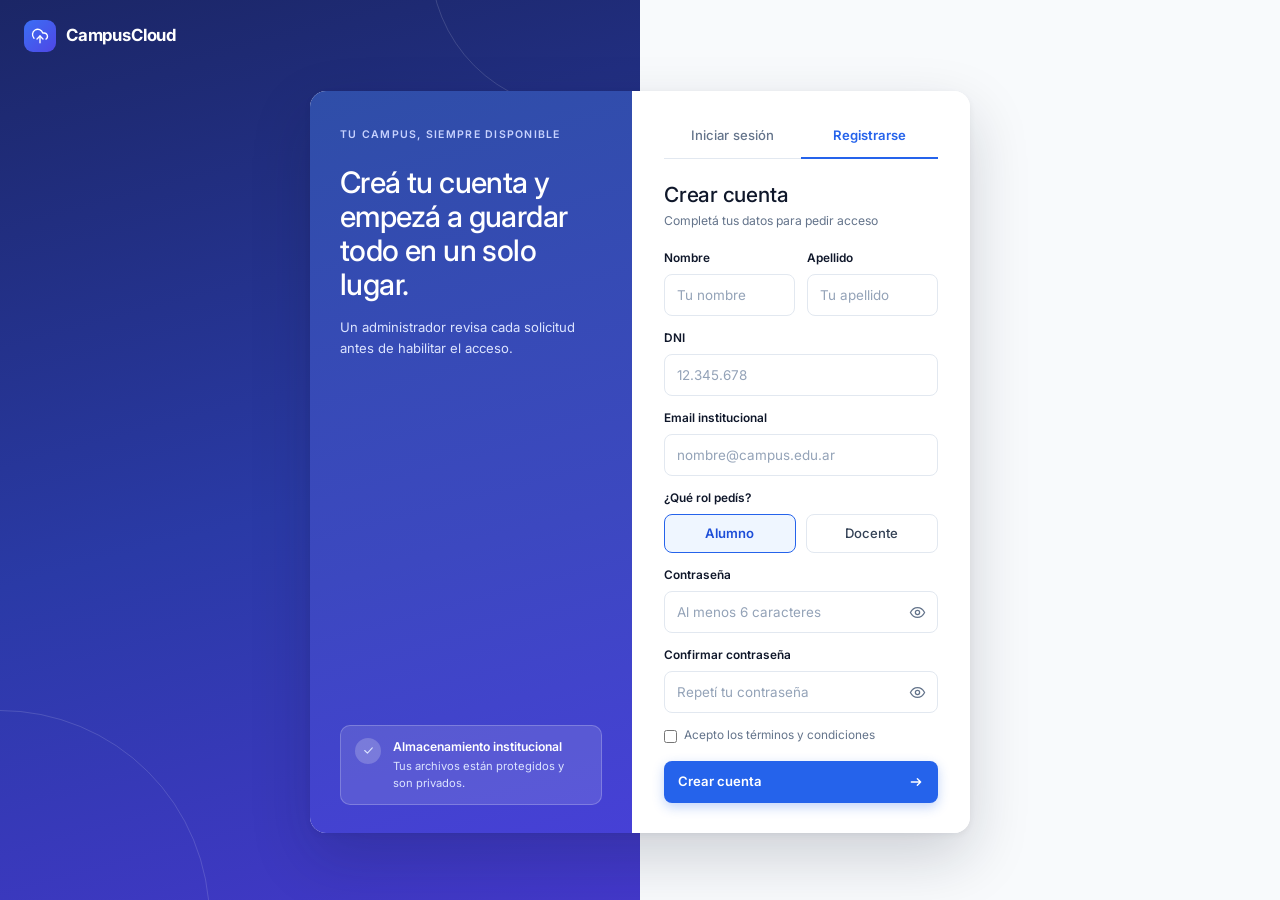
<file: frontend/regitro.html>
<!DOCTYPE html>
<html lang="es">
<head>
<meta charset="UTF-8">
<meta name="viewport" content="width=device-width, initial-scale=1.0">
<title>CampusCloud — Crear cuenta</title>

<link href="https://cdnjs.cloudflare.com/ajax/libs/bootstrap/5.3.3/css/bootstrap.min.css" rel="stylesheet">
<link rel="preconnect" href="https://fonts.googleapis.com">
<link rel="preconnect" href="https://fonts.gstatic.com" crossorigin>
<link href="https://fonts.googleapis.com/css2?family=Inter:wght@400;500;600;700&display=swap" rel="stylesheet">
<link rel="stylesheet" href="css/estilo.css">
</head>
<body>

<div class="auth-page">

  <div class="auth-bg" aria-hidden="true"><span class="ring ring-a"></span><span class="ring ring-b"></span></div>

  <a class="brand auth-brand" href="login.html" aria-label="CampusCloud">
    <span class="brand-mark"><svg viewBox="0 0 24 24" fill="none" stroke="currentColor" stroke-width="1.8" stroke-linecap="round" stroke-linejoin="round" aria-hidden="true" focusable="false"><path d="M4 14.9A7 7 0 1 1 15.7 8h1.8a4.5 4.5 0 0 1 2.5 8.2"/><path d="M12 12v9"/><path d="m16 16-4-4-4 4"/></svg></span>
    <span class="brand-name">CampusCloud</span>
  </a>

  <main class="auth-card">

    <!-- Panel de marca -->
    <aside class="auth-panel">
      <div>
        <p class="auth-eyebrow">Tu campus, siempre disponible</p>
        <p class="claim-title">Creá tu cuenta y empezá a guardar todo en un solo lugar.</p>
        <p class="claim-text">Un administrador revisa cada solicitud antes de habilitar el acceso.</p>
      </div>
      <div class="auth-badge">
        <span class="auth-badge-icon" aria-hidden="true"><svg viewBox="0 0 24 24" fill="none" stroke="currentColor" stroke-width="2" stroke-linecap="round" stroke-linejoin="round" focusable="false"><path d="m5 12 5 5 9-10"/></svg></span>
        <div>
          <strong>Almacenamiento institucional</strong>
          <span>Tus archivos están protegidos y son privados.</span>
        </div>
      </div>
    </aside>

    <!-- Formulario -->
    <section class="auth-form-side">
      <nav class="auth-tabs" aria-label="Acceso">
        <a class="auth-tab" href="login.html">Iniciar sesión</a>
        <a class="auth-tab is-active" href="regitro.html" aria-current="page">Registrarse</a>
      </nav>

      <h1 class="auth-title">Crear cuenta</h1>
      <p class="subtitle" id="registerSubtitle">Completá tus datos para pedir acceso</p>

      <div class="auth-alert" id="registerAlert" role="alert" aria-live="assertive" style="display:none;">
        <svg viewBox="0 0 24 24" fill="none" stroke="currentColor" stroke-width="2" aria-hidden="true" focusable="false"><circle cx="12" cy="12" r="9"/><path d="M12 8v5M12 16h.01"/></svg>
        <span id="registerAlertText">No pudimos crear tu cuenta. Probá de nuevo.</span>
      </div>

      <form id="registerForm" novalidate aria-describedby="registerSubtitle">
        <div style="display: grid; grid-template-columns: 1fr 1fr; gap: 12px;">
          <div class="field" id="fieldNombre">
            <label for="nombre">Nombre</label>
            <div class="input-wrap">
              <input type="text" id="nombre" name="nombre" placeholder="Tu nombre" autocomplete="given-name" required minlength="2" aria-describedby="nombreError" aria-invalid="false">
            </div>
            <span class="field-error" id="nombreError">Ingresá tu nombre.</span>
          </div>

          <div class="field" id="fieldApellido">
            <label for="apellido">Apellido</label>
            <div class="input-wrap">
              <input type="text" id="apellido" name="apellido" placeholder="Tu apellido" autocomplete="family-name" required minlength="2" aria-describedby="apellidoError" aria-invalid="false">
            </div>
            <span class="field-error" id="apellidoError">Ingresá tu apellido.</span>
          </div>
        </div>

        <div class="field" id="fieldDni">
          <label for="dni">DNI</label>
          <div class="input-wrap">
            <input type="text" id="dni" name="dni" inputmode="numeric" placeholder="12.345.678" autocomplete="off" required aria-describedby="dniError" aria-invalid="false">
          </div>
          <span class="field-error" id="dniError">Ingresá un DNI válido (7 u 8 números).</span>
        </div>

        <div class="field" id="fieldEmail">
          <label for="email">Email institucional</label>
          <div class="input-wrap">
            <input type="email" id="email" name="email" placeholder="nombre@campus.edu.ar" autocomplete="email" required aria-describedby="emailError" aria-invalid="false">
          </div>
          <span class="field-error" id="emailError">Ingresá un correo válido.</span>
        </div>

        <div class="field">
          <span class="field-label" id="rolLabel">¿Qué rol pedís?</span>
          <div class="role-choice" role="radiogroup" aria-labelledby="rolLabel">
            <label class="role-option">
              <input type="radio" name="rol" value="alumno" checked>
              <span>Alumno</span>
            </label>
            <label class="role-option">
              <input type="radio" name="rol" value="docente">
              <span>Docente</span>
            </label>
          </div>
        </div>

        <div class="field" id="fieldPassword">
          <label for="password">Contraseña</label>
          <div class="input-wrap">
            <input type="password" id="password" name="password" placeholder="Al menos 6 caracteres" autocomplete="new-password" required minlength="6" aria-describedby="passwordError" aria-invalid="false">
            <button type="button" class="toggle-password" id="togglePassword" aria-label="Mostrar contraseña" aria-pressed="false">
              <svg viewBox="0 0 24 24" fill="none" stroke="currentColor" stroke-width="1.8" aria-hidden="true" focusable="false"><path d="M2 12s3.5-7 10-7 10 7 10 7-3.5 7-10 7-10-7-10-7Z"/><circle cx="12" cy="12" r="3"/></svg>
            </button>
          </div>
          <span class="field-error" id="passwordError">La contraseña debe tener al menos 6 caracteres.</span>
        </div>

        <div class="field" id="fieldPassword2">
          <label for="password2">Confirmar contraseña</label>
          <div class="input-wrap">
            <input type="password" id="password2" name="password2" placeholder="Repetí tu contraseña" autocomplete="new-password" required minlength="6" aria-describedby="password2Error" aria-invalid="false">
            <button type="button" class="toggle-password" id="togglePassword2" aria-label="Mostrar contraseña" aria-pressed="false">
              <svg viewBox="0 0 24 24" fill="none" stroke="currentColor" stroke-width="1.8" aria-hidden="true" focusable="false"><path d="M2 12s3.5-7 10-7 10 7 10 7-3.5 7-10 7-10-7-10-7Z"/><circle cx="12" cy="12" r="3"/></svg>
            </button>
          </div>
          <span class="field-error" id="password2Error">Las contraseñas no coinciden.</span>
        </div>

        <div class="field-row">
          <label class="remember">
            <input type="checkbox" name="terminos" id="terminos" required>
            Acepto los términos y condiciones
          </label>
        </div>

        <button type="submit" class="btn-auth" id="registerBtn">
          <span id="registerBtnText">Crear cuenta</span>
          <svg viewBox="0 0 24 24" fill="none" stroke="currentColor" stroke-width="2" stroke-linecap="round" stroke-linejoin="round" aria-hidden="true" focusable="false"><path d="M5 12h14m0 0-5-5m5 5-5 5"/></svg>
        </button>
      </form>
    </section>

  </main>

</div>

<script src="js/auth.js"></script>
<script src="js/http.js"></script>
<script src="js/ui.js"></script>
<script src="js/drive.js"></script>
<script src="js/api.js"></script>
<script>
  const sesionPrevia = Auth.sesionActiva();
  if (sesionPrevia) {
    Auth.irA(sesionPrevia.rol === 'admin' ? 'admin.html' : 'index.html');
  }

  const form = document.getElementById('registerForm');
  const nombreInput = document.getElementById('nombre');
  const apellidoInput = document.getElementById('apellido');
  const dniInput = document.getElementById('dni');
  const emailInput = document.getElementById('email');
  const passwordInput = document.getElementById('password');
  const password2Input = document.getElementById('password2');
  const terminosInput = document.getElementById('terminos');

  const nombreField = document.getElementById('fieldNombre');
  const apellidoField = document.getElementById('fieldApellido');
  const dniField = document.getElementById('fieldDni');
  const emailField = document.getElementById('fieldEmail');
  const passField = document.getElementById('fieldPassword');
  const pass2Field = document.getElementById('fieldPassword2');
  const alertBox = document.getElementById('registerAlert');
  const alertText = document.getElementById('registerAlertText');
  const btn = document.getElementById('registerBtn');
  const btnText = document.getElementById('registerBtnText');

  Auth.attachPasswordToggle(document.getElementById('togglePassword'), passwordInput);
  Auth.attachPasswordToggle(document.getElementById('togglePassword2'), password2Input);

  // Da formato de miles al DNI mientras se escribe (12.345.678).
  dniInput.addEventListener('input', () => {
    dniInput.value = Auth.formatearDNI(dniInput.value.slice(0, 10));
  });

  const campos = {
    nombre: [nombreField, nombreInput],
    apellido: [apellidoField, apellidoInput],
    dni: [dniField, dniInput],
    email: [emailField, emailInput],
    password: [passField, passwordInput],
  };

  form.addEventListener('submit', async (e) => {
    e.preventDefault();
    Auth.ocultarAlerta(alertBox);

    const nombre = nombreInput.value.trim();
    const apellido = apellidoInput.value.trim();
    const dni = Auth.limpiarDNI(dniInput.value);
    const email = emailInput.value.trim();
    const password = passwordInput.value;
    const password2 = password2Input.value;
    const terminos = terminosInput.checked;
    const rolSolicitado = form.elements.rol.value;

    const nombreValido = nombre.length >= 2;
    const apellidoValido = apellido.length >= 2;
    const dniValido = Auth.validarDNI(dni);
    const emailValido = Auth.validarEmail(email);
    const passwordValido = password.length >= 6;
    const password2Valido = password2 === password && password2.length >= 6;

    Auth.marcarCampo(nombreField, nombreInput, nombreValido);
    Auth.marcarCampo(apellidoField, apellidoInput, apellidoValido);
    Auth.marcarCampo(dniField, dniInput, dniValido);
    Auth.marcarCampo(emailField, emailInput, emailValido);
    Auth.marcarCampo(passField, passwordInput, passwordValido);
    Auth.marcarCampo(pass2Field, password2Input, password2Valido);

    let valido = nombreValido && apellidoValido && dniValido && emailValido && passwordValido && password2Valido;

    if (!terminos) {
      valido = false;
      Auth.mostrarAlerta(alertBox, alertText, 'Tenés que aceptar los términos y condiciones.');
    }

    if (!valido) return;

    UI.cargando(btn, true);
    btnText.textContent = 'Creando cuenta...';

    // --- Con el backend real, api.js usa Http (js/http.js): ---
    // const res = await Http.post('auth/register', { nombre, apellido, dni, email, password, rolSolicitado }, { publico: true });
    // Si res.ok es false, res.motivo (y res.campo, si el servidor lo manda) ya traen el mensaje.

    const resultado = await Api.registrar({ nombre, apellido, email, dni, password, rolSolicitado }); // latencia simulada dentro de Api

    if (!resultado.ok) {
      if (campos[resultado.campo]) {
        const [fieldEl, inputEl] = campos[resultado.campo];
        Auth.marcarCampo(fieldEl, inputEl, false, resultado.motivo);
        inputEl.focus();
      } else {
        Auth.mostrarAlerta(alertBox, alertText, resultado.motivo);
      }
      UI.cargando(btn, false);
      btnText.textContent = 'Crear cuenta';
      return;
    }

    // La cuenta queda pendiente hasta que un admin la apruebe desde
    // admin.html, así que no la logueamos: la mandamos a login.html.
    sessionStorage.setItem('campuscloud_registro_ok', '1');
    sessionStorage.setItem('campuscloud_registro_dni', dni);
    Auth.irA('login.html');
  });
</script>

</body>
</html>
</file>
<file: frontend/css/estilo.css>
/* Estilos propios del proyecto. Bootstrap ya se carga desde el CDN en cada HTML. */
/* =========================================================
   CampusCloud — estilos
   Secciones: base · marca · auth · layout · páginas ·
   tablas · botones · menús · insignias · diálogos ·
   subida · admin · responsive
   ========================================================= */

:root {
    --bg: #F8FAFC;
    --surface: #FFFFFF;
    --line: #E2E8F0;
    --line-soft: #EEF2F6;
    --ink: #0F172A;
    --ink-2: #334155;
    --ink-soft: #64748B;
    --ink-faint: #94A3B8;

    --blue: #2563EB;
    --blue-dark: #1D4ED8;
    --blue-50: #EFF6FF;
    --blue-100: #DBEAFE;
    --indigo: #4F46E5;
    --indigo-50: #EEF2FF;
    --violet: #7C3AED;
    --violet-dark: #6D28D9;
    --violet-50: #F5F3FF;
    --violet-100: #EDE9FE;
    --amber: #B45309;
    --amber-500: #F59E0B;
    --amber-50: #FFFBEB;
    --amber-100: #FEF3C7;
    --green: #047857;
    --green-500: #10B981;
    --green-50: #ECFDF5;
    --red: #DC2626;
    --red-50: #FEF2F2;
    --red-100: #FEE2E2;

    --topbar-h: 64px;
    --sidebar-w: 248px;
}

* {
    box-sizing: border-box;
}

body {
    margin: 0;
    background: var(--bg);
    color: var(--ink);
    font-family: 'Inter', system-ui, -apple-system, 'Segoe UI', sans-serif;
    font-size: 14px;
    line-height: 1.5;
    -webkit-font-smoothing: antialiased;
}

/* Reset suave: Bootstrap agrega márgenes y subrayados que acá no queremos. */
h1,
h2,
h3,
h4,
p,
dl,
dd,
ul,
ol {
    margin: 0;
    padding: 0;
}

ul,
ol {
    list-style: none;
}

a {
    color: inherit;
    text-decoration: none;
}

a:hover {
    color: inherit;
}

button,
input,
select,
textarea {
    font-family: inherit;
}

strong {
    font-weight: 600;
}

:focus-visible {
    outline: 2px solid var(--blue);
    outline-offset: 2px;
}

[hidden] {
    display: none !important;
}

.visually-hidden {
    position: absolute;
    width: 1px;
    height: 1px;
    padding: 0;
    margin: -1px;
    overflow: hidden;
    clip: rect(0, 0, 0, 0);
    white-space: nowrap;
    border: 0;
}

/* ---------- marca ---------- */
.brand {
    display: flex;
    align-items: center;
    gap: 10px;
    font-weight: 700;
    font-size: 1.05rem;
    color: var(--ink);
    letter-spacing: -.01em;
}

.brand-mark {
    display: inline-flex;
    align-items: center;
    justify-content: center;
    width: 32px;
    height: 32px;
    border-radius: 9px;
    background: linear-gradient(135deg, var(--blue), var(--indigo));
    color: #fff;
    flex-shrink: 0;
}

.brand-mark svg {
    width: 18px;
    height: 18px;
}

/* =========================================================
   AUTENTICACIÓN (login.html / regitro.html)
   ========================================================= */
.auth-page {
    position: relative;
    min-height: 100vh;
    display: flex;
    align-items: center;
    justify-content: center;
    padding: 64px 24px 40px;
    background: var(--bg);
    overflow: hidden;
}

.auth-bg {
    position: absolute;
    inset: 0 50% 0 0;
    background: linear-gradient(165deg, #1B2666 0%, #2A3AA6 55%, #4338CA 100%);
    overflow: hidden;
}

.ring {
    position: absolute;
    border: 1px solid rgba(255, 255, 255, .14);
    border-radius: 50%;
}

.ring-a {
    width: 300px;
    height: 300px;
    top: -190px;
    right: -90px;
}

.ring-b {
    width: 420px;
    height: 420px;
    bottom: -230px;
    left: -210px;
}

.auth-brand {
    position: absolute;
    top: 20px;
    left: 24px;
    z-index: 2;
    color: #fff;
}

.auth-brand .brand-mark {
    background: linear-gradient(135deg, #3B6FF5, #4F46E5);
}

.auth-card {
    position: relative;
    z-index: 1;
    width: min(660px, 100%);
    display: grid;
    grid-template-columns: 1fr 1.05fr;
    border-radius: 16px;
    overflow: hidden;
    background: #fff;
    box-shadow: 0 24px 60px rgba(15, 23, 42, .18), 0 2px 6px rgba(15, 23, 42, .06);
}

.auth-panel {
    display: flex;
    flex-direction: column;
    justify-content: space-between;
    gap: 32px;
    padding: 36px 30px 28px;
    color: #fff;
    background: linear-gradient(165deg, #2F4EA8 0%, #3C48C0 60%, #4640D6 100%);
}

.auth-eyebrow {
    font-size: .66rem;
    font-weight: 600;
    letter-spacing: .12em;
    text-transform: uppercase;
    color: #C7D2FE;
    margin-bottom: 22px;
}

.claim-title {
    font-size: 1.85rem;
    font-weight: 500;
    line-height: 1.15;
    letter-spacing: -.02em;
    margin-bottom: 16px;
}

.claim-text {
    font-size: .82rem;
    color: #DCE4FF;
    line-height: 1.55;
    max-width: 260px;
}

.auth-badge {
    display: flex;
    align-items: flex-start;
    gap: 12px;
    padding: 12px 14px;
    border-radius: 10px;
    background: rgba(255, 255, 255, .12);
    border: 1px solid rgba(255, 255, 255, .22);
    font-size: .7rem;
    color: #DCE4FF;
}

.auth-badge strong {
    display: block;
    font-size: .76rem;
    color: #fff;
    margin-bottom: 2px;
}

.auth-badge-icon {
    display: inline-flex;
    align-items: center;
    justify-content: center;
    width: 26px;
    height: 26px;
    border-radius: 50%;
    background: rgba(255, 255, 255, .2);
    flex-shrink: 0;
}

.auth-badge-icon svg {
    width: 13px;
    height: 13px;
}

.auth-form-side {
    padding: 26px 32px 30px;
    background: #fff;
}

.auth-tabs {
    display: flex;
    border-bottom: 1px solid var(--line);
    margin-bottom: 24px;
}

.auth-tab {
    flex: 1;
    text-align: center;
    padding: 9px 8px 11px;
    font-size: .82rem;
    font-weight: 500;
    color: var(--ink-soft);
    border-bottom: 2px solid transparent;
    margin-bottom: -1px;
}

.auth-tab:hover {
    color: var(--ink);
}

.auth-tab.is-active {
    color: var(--blue);
    font-weight: 600;
    border-bottom-color: var(--blue);
}

.auth-title {
    font-size: 1.3rem;
    font-weight: 500;
    letter-spacing: -.01em;
    margin-bottom: 4px;
}

.subtitle {
    font-size: .76rem;
    color: var(--ink-soft);
    margin-bottom: 20px;
}

.auth-alert {
    display: flex;
    align-items: flex-start;
    gap: 10px;
    background: var(--red-50);
    color: var(--red);
    border: 1px solid #FECACA;
    border-radius: 10px;
    padding: 10px 12px;
    font-size: .8rem;
    margin-bottom: 16px;
}

.auth-alert svg {
    width: 17px;
    height: 17px;
    flex-shrink: 0;
    margin-top: 1px;
}

.auth-alert-info {
    background: var(--blue-50);
    color: var(--blue-dark);
    border-color: var(--blue-100);
}

.field {
    margin-bottom: 14px;
}

.field label,
.field-label {
    display: block;
    font-size: .74rem;
    font-weight: 600;
    margin-bottom: 6px;
    color: var(--ink);
}

.input-wrap {
    position: relative;
    display: flex;
    align-items: center;
}

.input-wrap input,
.input-wrap select,
.input-wrap textarea {
    width: 100%;
    padding: 10px 40px 10px 12px;
    border: 1px solid var(--line);
    border-radius: 8px;
    font-size: .84rem;
    color: var(--ink);
    background: #fff;
    outline: none;
    transition: border-color .15s ease, box-shadow .15s ease;
}

.input-wrap input::placeholder,
.input-wrap textarea::placeholder {
    color: var(--ink-faint);
}

.input-wrap select {
    padding-right: 12px;
}

.input-wrap textarea {
    resize: vertical;
    min-height: 84px;
    padding-right: 12px;
}

.input-wrap input:focus,
.input-wrap select:focus,
.input-wrap textarea:focus {
    border-color: var(--blue);
    box-shadow: 0 0 0 3px rgba(37, 99, 235, .15);
}

.toggle-password {
    position: absolute;
    right: 6px;
    display: flex;
    align-items: center;
    justify-content: center;
    width: 30px;
    height: 30px;
    border: none;
    border-radius: 6px;
    background: none;
    color: var(--ink-soft);
    cursor: pointer;
}

.toggle-password svg {
    width: 17px;
    height: 17px;
}

.toggle-password:hover {
    color: var(--ink);
}

.field-error {
    display: none;
    font-size: .74rem;
    color: var(--red);
    margin-top: 5px;
}

.field.has-error .input-wrap input,
.field.has-error .input-wrap select,
.field.has-error .input-wrap textarea {
    border-color: var(--red);
    box-shadow: 0 0 0 3px rgba(220, 38, 38, .12);
}

.field.has-error .field-error {
    display: block;
}

.field-row {
    display: flex;
    align-items: center;
    justify-content: space-between;
    gap: 10px;
    margin-bottom: 16px;
    font-size: .74rem;
}

.remember {
    display: flex;
    align-items: center;
    gap: 7px;
    color: var(--ink-soft);
    cursor: pointer;
}

.remember input {
    accent-color: var(--blue);
}

.link-strong {
    color: var(--blue);
    font-weight: 600;
}

.link-strong:hover {
    color: var(--blue-dark);
    text-decoration: underline;
}

.btn-auth {
    display: flex;
    align-items: center;
    justify-content: space-between;
    width: 100%;
    background: var(--blue);
    color: #fff;
    border: none;
    border-radius: 8px;
    padding: 11px 14px;
    font-weight: 600;
    font-size: .82rem;
    cursor: pointer;
    box-shadow: 0 4px 12px rgba(37, 99, 235, .28);
    transition: background .15s ease, opacity .15s ease;
}

.btn-auth svg {
    width: 16px;
    height: 16px;
}

.btn-auth:hover {
    background: var(--blue-dark);
}

.btn-auth:disabled {
    opacity: .65;
    cursor: default;
}

.auth-divider {
    display: flex;
    align-items: center;
    gap: 10px;
    margin: 20px 0 12px;
    font-size: .66rem;
    color: var(--ink-soft);
}

.auth-divider::before,
.auth-divider::after {
    content: "";
    flex: 1;
    height: 1px;
    background: var(--line);
}

.demo-row {
    display: grid;
    grid-template-columns: 1fr 1fr;
    gap: 10px;
}

.btn-demo {
    display: flex;
    align-items: center;
    justify-content: center;
    gap: 8px;
    padding: 9px 10px;
    border: 1px solid var(--line);
    border-radius: 8px;
    background: #fff;
    color: var(--ink-2);
    font-size: .74rem;
    font-weight: 500;
    cursor: pointer;
}

.btn-demo:hover:not(:disabled) {
    border-color: var(--ink-faint);
    background: var(--bg);
}

.btn-demo:disabled {
    opacity: .6;
    cursor: default;
}

.dot {
    width: 7px;
    height: 7px;
    border-radius: 50%;
}

.dot-docente {
    background: var(--violet);
}

.dot-admin {
    background: var(--amber-500);
}

/* selector de rol en el registro */
.role-choice {
    display: grid;
    grid-template-columns: 1fr 1fr;
    gap: 10px;
}

.role-option {
    position: relative;
    display: block;
    margin: 0 !important;
    cursor: pointer;
}

.role-option input {
    position: absolute;
    opacity: 0;
    inset: 0;
    cursor: pointer;
}

.role-option span {
    display: block;
    text-align: center;
    padding: 9px 10px;
    border: 1px solid var(--line);
    border-radius: 8px;
    font-size: .82rem;
    font-weight: 500;
    color: var(--ink-2);
    background: #fff;
}

.role-option input:checked+span {
    border-color: var(--blue);
    background: var(--blue-50);
    color: var(--blue-dark);
    font-weight: 600;
}

.role-option input:focus-visible+span {
    outline: 2px solid var(--blue);
    outline-offset: 2px;
}

/* =========================================================
   LAYOUT DE LA APP
   ========================================================= */
.app-shell {
    display: flex;
    flex-direction: column;
    min-height: 100vh;
}

.topbar {
    position: sticky;
    top: 0;
    z-index: 30;
    height: var(--topbar-h);
    display: flex;
    align-items: center;
    gap: 16px;
    padding: 0 20px;
    background: #fff;
    border-bottom: 1px solid var(--line);
}

.topbar .brand {
    width: calc(var(--sidebar-w) - 20px);
    flex-shrink: 0;
}

.menu-toggle {
    display: none;
    align-items: center;
    justify-content: center;
    width: 38px;
    height: 38px;
    border: 1px solid var(--line);
    border-radius: 10px;
    background: #fff;
    color: var(--ink);
    flex-shrink: 0;
    cursor: pointer;
}

.menu-toggle svg {
    width: 20px;
    height: 20px;
}

.search {
    flex: 0 1 420px;
    display: flex;
    align-items: center;
    gap: 10px;
    background: #fff;
    border: 1px solid var(--line);
    border-radius: 10px;
    padding: 8px 12px;
}

.search:focus-within {
    border-color: var(--blue);
    box-shadow: 0 0 0 3px rgba(37, 99, 235, .14);
}

.search input {
    border: none;
    outline: none;
    background: transparent;
    font-size: .84rem;
    flex: 1;
    min-width: 0;
    color: var(--ink);
}

.search input::placeholder {
    color: var(--ink-faint);
}

.search>svg {
    width: 16px;
    height: 16px;
    color: var(--ink-soft);
    flex-shrink: 0;
}

.kbd-hint {
    padding: 1px 6px;
    border: 1px solid var(--line);
    border-radius: 5px;
    background: var(--bg);
    color: var(--ink-soft);
    font-family: inherit;
    font-size: .68rem;
    font-weight: 500;
    line-height: 1.5;
}

.search-inline {
    flex: 0 1 240px;
}

.topbar-right {
    margin-left: auto;
    display: flex;
    align-items: center;
    gap: 10px;
}

.user-chip {
    display: flex;
    align-items: center;
    gap: 10px;
    padding: 4px 8px;
    border: none;
    border-radius: 10px;
    background: none;
    color: inherit;
    text-align: left;
    cursor: pointer;
}

.user-chip:hover {
    background: var(--bg);
}

.avatar {
    position: relative;
    display: flex;
    align-items: center;
    justify-content: center;
    width: 34px;
    height: 34px;
    border-radius: 50%;
    background: var(--blue-100);
    color: var(--blue-dark);
    font-weight: 600;
    font-size: .74rem;
    flex-shrink: 0;
}

.presence {
    position: absolute;
    right: 0;
    bottom: 0;
    width: 9px;
    height: 9px;
    border-radius: 50%;
    background: var(--green-500);
    border: 2px solid #fff;
}

.user-meta {
    display: flex;
    align-items: center;
    gap: 8px;
}

.user-meta strong {
    font-size: .82rem;
    font-weight: 600;
    white-space: nowrap;
}

.btn-logout {
    display: inline-flex;
    align-items: center;
    gap: 7px;
    padding: 7px 10px;
    border: none;
    border-radius: 8px;
    background: none;
    color: var(--ink-soft);
    font-size: .78rem;
    font-weight: 500;
    white-space: nowrap;
    cursor: pointer;
}

.btn-logout svg {
    width: 16px;
    height: 16px;
}

.btn-logout:hover {
    background: var(--bg);
    color: var(--ink);
}

.app-body {
    display: flex;
    flex: 1;
    min-height: 0;
}

.sidebar {
    position: sticky;
    top: var(--topbar-h);
    align-self: flex-start;
    width: var(--sidebar-w);
    height: calc(100vh - var(--topbar-h));
    flex-shrink: 0;
    display: flex;
    flex-direction: column;
    padding: 16px 14px;
    background: #fff;
    border-right: 1px solid var(--line);
    overflow-y: auto;
}

.new-wrap {
    margin-bottom: 8px;
}

.btn-new {
    display: flex;
    align-items: center;
    gap: 8px;
    width: 100%;
    padding: 11px 14px;
    border: none;
    border-radius: 10px;
    background: linear-gradient(135deg, var(--blue), var(--indigo));
    color: #fff;
    font-weight: 600;
    font-size: .86rem;
    cursor: pointer;
    box-shadow: 0 4px 12px rgba(37, 99, 235, .28);
}

.btn-new svg {
    width: 17px;
    height: 17px;
}

.btn-new span {
    flex: 1;
    text-align: left;
}

.btn-new .chev {
    width: 16px;
    height: 16px;
    opacity: .8;
}

.btn-new:hover {
    filter: brightness(1.06);
}

.nav-label {
    margin: 18px 10px 6px;
    font-size: .66rem;
    font-weight: 600;
    letter-spacing: .08em;
    text-transform: uppercase;
    color: var(--ink-soft);
}

.cab-nav .nav-label:first-child {
    margin-top: 14px;
}

.nav-link {
    display: flex;
    align-items: center;
    gap: 11px;
    width: 100%;
    padding: 9px 10px;
    border: none;
    border-radius: 8px;
    background: none;
    font-size: .84rem;
    font-weight: 500;
    text-align: left;
    color: var(--ink-2);
    margin-bottom: 2px;
    cursor: pointer;
}

.nav-link svg {
    width: 17px;
    height: 17px;
    flex-shrink: 0;
    color: var(--ink-soft);
}

.nav-link:hover {
    background: var(--bg);
    color: var(--ink);
}

.nav-link.active {
    background: var(--blue-50);
    color: var(--blue-dark);
    font-weight: 600;
}

.nav-link.active svg {
    color: var(--blue);
}

.sidebar-footer {
    margin-top: auto;
    padding-top: 16px;
}

.storage-box {
    padding: 12px;
    border: 1px solid var(--line);
    border-radius: 10px;
    background: var(--bg);
}

.storage-label {
    display: flex;
    justify-content: space-between;
    align-items: center;
    font-size: .74rem;
    font-weight: 600;
    color: var(--ink-2);
    margin-bottom: 8px;
}

.storage-title {
    display: inline-flex;
    align-items: center;
    gap: 7px;
}

.storage-title svg {
    width: 15px;
    height: 15px;
    color: var(--ink-soft);
}

.storage-pct {
    color: var(--blue);
}

.storage-track {
    height: 5px;
    border-radius: 4px;
    background: var(--line);
    overflow: hidden;
    margin-bottom: 8px;
}

.storage-fill {
    height: 100%;
    width: 0%;
    border-radius: 4px;
    background: linear-gradient(90deg, var(--green-500), #34D399);
    transition: width .6s ease;
}

.storage-fill.is-alert {
    background: var(--red);
}

.storage-detail {
    font-size: .7rem;
    color: var(--ink-soft);
}

.storage-detail strong {
    color: var(--ink);
}

.cab-backdrop {
    display: none;
}

.main {
    flex: 1;
    min-width: 0;
}

.content {
    padding: 28px 32px 64px;
    max-width: 1240px;
    outline: none;
}

.content section+section,
.content .stat-grid+section {
    margin-top: 32px;
}

/* ---------- cabecera de página ---------- */
.page-head {
    display: flex;
    align-items: flex-end;
    justify-content: space-between;
    gap: 16px;
    flex-wrap: wrap;
    margin-bottom: 24px;
}

.page-tools {
    display: flex;
    align-items: center;
    gap: 10px;
    flex-wrap: wrap;
}

.eyebrow {
    font-size: .68rem;
    font-weight: 600;
    letter-spacing: .1em;
    text-transform: uppercase;
    color: #D97706;
    margin-bottom: 4px;
}

.page-title {
    font-size: 1.65rem;
    font-weight: 600;
    letter-spacing: -.02em;
    line-height: 1.2;
    margin-bottom: 4px;
    overflow-wrap: anywhere;
}

.page-sub {
    font-size: .84rem;
    color: var(--ink-soft);
}

.dc-updated {
    display: inline-flex;
    align-items: center;
    gap: 7px;
    border: none;
    background: none;
    padding: 6px 8px;
    border-radius: 8px;
    color: var(--ink-soft);
    font-size: .76rem;
    cursor: pointer;
}

.dc-updated svg {
    width: 15px;
    height: 15px;
}

.dc-updated:hover {
    background: #fff;
    color: var(--ink);
}

.section-head {
    display: flex;
    align-items: flex-end;
    justify-content: space-between;
    gap: 12px;
    flex-wrap: wrap;
    margin-bottom: 14px;
}

.section-head h2 {
    display: flex;
    align-items: center;
    gap: 8px;
    font-size: 1rem;
    font-weight: 600;
    letter-spacing: -.01em;
}

.section-tools {
    display: flex;
    align-items: center;
    gap: 10px;
    flex-wrap: wrap;
}

.see-all {
    display: inline-flex;
    align-items: center;
    gap: 4px;
    border: none;
    background: none;
    padding: 2px 0;
    color: var(--blue);
    font-size: .78rem;
    font-weight: 600;
    cursor: pointer;
}

.see-all svg {
    width: 14px;
    height: 14px;
}

.see-all:hover {
    color: var(--blue-dark);
}

.count-pill {
    display: inline-block;
    min-width: 22px;
    padding: 1px 8px;
    border-radius: 999px;
    background: var(--amber-100);
    color: var(--amber);
    font-size: .72rem;
    font-weight: 700;
    text-align: center;
}

/* ---------- migas de pan ---------- */
.dc-crumbs {
    display: flex;
    align-items: center;
    flex-wrap: wrap;
    gap: 2px 6px;
    font-size: .76rem;
    margin-bottom: 10px;
}

.dc-crumb {
    background: none;
    border: none;
    padding: 1px 3px;
    border-radius: 5px;
    color: var(--ink-soft);
    font: inherit;
    cursor: pointer;
}

button.dc-crumb:hover {
    color: var(--blue);
    background: var(--blue-50);
}

.dc-crumb-actual {
    color: var(--ink);
    font-weight: 600;
    cursor: default;
    overflow-wrap: anywhere;
}

.dc-crumb-sep {
    color: var(--ink-faint);
}

/* ---------- carpetas ---------- */
.folder-grid {
    display: grid;
    grid-template-columns: repeat(auto-fill, minmax(230px, 1fr));
    gap: 12px;
}

.folder-card {
    display: flex;
    align-items: center;
    gap: 12px;
    padding: 12px 12px 12px 14px;
    background: #fff;
    border: 1px solid var(--line);
    border-radius: 12px;
    cursor: pointer;
    transition: border-color .15s ease, box-shadow .15s ease;
}

.folder-card:hover {
    border-color: #BFD3F8;
    box-shadow: 0 2px 10px rgba(37, 99, 235, .08);
}

.folder-card-text {
    flex: 1;
    min-width: 0;
}

.folder-card-text .file-link {
    display: block;
    font-size: .84rem;
    font-weight: 600;
    line-height: 1.35;
}

.folder-card-text span {
    font-size: .72rem;
    color: var(--ink-soft);
}

/* ---------- chips de archivo ---------- */
.dc-ftype {
    display: inline-flex;
    align-items: center;
    justify-content: center;
    width: 34px;
    height: 34px;
    border-radius: 9px;
    font-size: .58rem;
    font-weight: 700;
    letter-spacing: .02em;
    text-transform: uppercase;
    flex-shrink: 0;
    background: #F1F5F9;
    color: #475569;
}

.dc-ftype svg {
    width: 18px;
    height: 18px;
}

.dc-ft-carpeta {
    background: var(--blue-50);
    color: var(--blue);
}

.dc-ft-pdf {
    background: #FEE2E2;
    color: #B91C1C;
}

.dc-ft-documentos {
    background: #DBEAFE;
    color: #1D4ED8;
}

.dc-ft-hojas {
    background: #DCFCE7;
    color: #15803D;
}

.dc-ft-presentaciones {
    background: #FFEDD5;
    color: #C2410C;
}

.dc-ft-imagenes {
    background: var(--violet-100);
    color: var(--violet-dark);
}

.dc-ft-comprimidos {
    background: var(--amber-100);
    color: #92400E;
}

.dc-ft-codigo {
    background: #E0F2FE;
    color: #0369A1;
}

/* ---------- tablas ---------- */
.dc-table-wrap {
    background: #fff;
    border: 1px solid var(--line);
    border-radius: 12px;
    overflow-x: auto;
}

.file-table {
    width: 100%;
    min-width: 520px;
    border-collapse: collapse;
}

.file-table thead th {
    text-align: left;
    font-size: .66rem;
    font-weight: 600;
    color: var(--ink-soft);
    letter-spacing: .06em;
    text-transform: uppercase;
    padding: 10px 16px;
    border-bottom: 1px solid var(--line);
    background: var(--bg);
    white-space: nowrap;
}

.file-table tbody td {
    padding: 11px 16px;
    font-size: .82rem;
    border-bottom: 1px solid var(--line-soft);
    vertical-align: middle;
}

.file-table tbody tr:last-child td {
    border-bottom: none;
}

.file-table tbody tr:hover {
    background: #FAFCFF;
}

.th-sort {
    display: inline-flex;
    align-items: center;
    gap: 5px;
    background: none;
    border: none;
    padding: 0;
    font: inherit;
    letter-spacing: inherit;
    text-transform: inherit;
    color: inherit;
    cursor: pointer;
}

.th-sort:hover {
    color: var(--ink);
}

.th-arrow {
    display: inline-block;
    width: 10px;
    color: var(--blue);
}

th[aria-sort="ascending"],
th[aria-sort="descending"] {
    color: var(--ink);
}

.file-cell {
    display: flex;
    align-items: center;
    gap: 12px;
    min-width: 0;
}

.file-text {
    min-width: 0;
}

.file-name {
    display: flex;
    align-items: center;
    gap: 8px;
    font-weight: 500;
    min-width: 0;
}

.file-name>span:not(.dc-shared-flag) {
    overflow-wrap: anywhere;
}

.file-link {
    background: none;
    border: none;
    padding: 0;
    font: inherit;
    color: inherit;
    text-align: left;
    cursor: pointer;
    overflow-wrap: anywhere;
}

.file-link:hover {
    color: var(--blue);
}

.file-path {
    font-size: .72rem;
    color: var(--ink-soft);
}

.dc-shared-flag {
    display: inline-flex;
    color: var(--ink-soft);
}

.file-name .dc-shared-flag svg {
    width: 13px;
    height: 13px;
}

.col-size,
.col-date {
    color: var(--ink-soft);
    white-space: nowrap;
}

.col-actions {
    text-align: right;
    white-space: nowrap;
}

.file-table thead th.col-actions {
    text-align: right;
}

.row-actions {
    display: inline-flex;
    align-items: center;
    justify-content: flex-end;
    gap: 6px;
}

.empty-state {
    display: flex;
    flex-direction: column;
    align-items: center;
    justify-content: center;
    gap: 12px;
    padding: 56px 20px;
    background: #fff;
    border: 1px dashed #CBD5E1;
    border-radius: 12px;
    color: var(--ink-soft);
    text-align: center;
}

.empty-state svg {
    width: 38px;
    height: 38px;
    opacity: .45;
}

.empty-state p {
    font-size: .84rem;
    max-width: 420px;
}

/* ---------- paginador ---------- */
.dc-pager {
    display: flex;
    align-items: center;
    justify-content: space-between;
    gap: 12px;
    flex-wrap: wrap;
    margin-top: 12px;
    font-size: .76rem;
    color: var(--ink-soft);
}

.dc-pager-btns {
    display: flex;
    align-items: center;
    gap: 4px;
}

.dc-pager-btn {
    min-width: 32px;
    height: 32px;
    padding: 0 8px;
    border: 1px solid var(--line);
    border-radius: 8px;
    background: #fff;
    color: var(--ink);
    font-size: .78rem;
    cursor: pointer;
}

.dc-pager-btn:hover:not(:disabled) {
    border-color: var(--blue);
    color: var(--blue);
}

.dc-pager-btn.is-active {
    background: var(--blue);
    border-color: var(--blue);
    color: #fff;
}

.dc-pager-btn:disabled {
    opacity: .4;
    cursor: default;
}

.dc-pager-gap {
    padding: 0 2px;
}

/* ---------- botones ---------- */
.dc-btn {
    display: inline-flex;
    align-items: center;
    justify-content: center;
    gap: 7px;
    padding: 9px 16px;
    border: 1px solid transparent;
    border-radius: 9px;
    font-weight: 600;
    font-size: .82rem;
    white-space: nowrap;
    cursor: pointer;
    transition: background .15s ease, border-color .15s ease, opacity .15s ease;
}

.dc-btn svg {
    width: 16px;
    height: 16px;
}

.dc-btn:disabled {
    opacity: .55;
    cursor: default;
}

.dc-btn-primary {
    background: var(--blue);
    color: #fff;
    box-shadow: 0 3px 10px rgba(37, 99, 235, .25);
}

.dc-btn-primary:hover:not(:disabled) {
    background: var(--blue-dark);
}

.dc-btn-danger {
    background: var(--red);
    color: #fff;
}

.dc-btn-danger:hover:not(:disabled) {
    background: #B91C1C;
}

.dc-btn-ghost {
    background: #fff;
    border-color: var(--line);
    color: var(--ink-2);
}

.dc-btn-ghost:hover:not(:disabled) {
    border-color: var(--ink-faint);
}

.dc-btn-soft {
    background: var(--blue-50);
    border-color: var(--blue-100);
    color: var(--blue-dark);
}

.dc-btn-soft:hover:not(:disabled) {
    background: var(--blue-100);
}

.dc-btn-violet {
    background: var(--violet-50);
    border-color: var(--violet-100);
    color: var(--violet-dark);
}

.dc-btn-violet:hover:not(:disabled) {
    background: var(--violet-100);
}

.dc-btn-outline-danger {
    background: #fff;
    border-color: #FECACA;
    color: var(--red);
}

.dc-btn-outline-danger:hover:not(:disabled) {
    background: var(--red-50);
}

.dc-btn-sm {
    padding: 6px 11px;
    font-size: .74rem;
    border-radius: 8px;
}

.dc-btn-sm svg {
    width: 14px;
    height: 14px;
}

.dc-link {
    border: none;
    background: none;
    padding: 2px 0;
    color: var(--blue);
    font-size: .76rem;
    font-weight: 600;
    cursor: pointer;
}

.dc-link:hover {
    color: var(--blue-dark);
    text-decoration: underline;
}

.icon-btn {
    display: inline-flex;
    align-items: center;
    justify-content: center;
    width: 30px;
    height: 30px;
    border: none;
    border-radius: 7px;
    background: none;
    color: var(--ink-soft);
    cursor: pointer;
}

.icon-btn svg {
    width: 16px;
    height: 16px;
}

.icon-btn:hover {
    background: #F1F5F9;
    color: var(--ink);
}

.icon-btn.is-danger:hover {
    background: var(--red-50);
    color: var(--red);
}

.kebab-btn {
    display: inline-flex;
    align-items: center;
    justify-content: center;
    width: 30px;
    height: 30px;
    border: none;
    border-radius: 7px;
    background: none;
    color: var(--ink-soft);
    cursor: pointer;
    flex-shrink: 0;
}

.kebab-btn svg {
    width: 17px;
    height: 17px;
}

.kebab-btn:hover,
.kebab-btn[aria-expanded="true"] {
    background: #F1F5F9;
    color: var(--ink);
}

/* ---------- menú contextual ---------- */
.ctx-menu {
    position: fixed;
    z-index: 60;
    background: #fff;
    border: 1px solid var(--line);
    border-radius: 10px;
    box-shadow: 0 12px 32px rgba(15, 23, 42, .16);
    padding: 4px 0;
    overflow: hidden;
}

.ctx-menu button {
    display: flex;
    align-items: center;
    gap: 10px;
    width: 100%;
    background: none;
    border: none;
    text-align: left;
    padding: 9px 14px;
    font-size: .82rem;
    font-weight: 500;
    color: var(--ink);
    cursor: pointer;
}

.ctx-menu button svg {
    width: 16px;
    height: 16px;
    flex-shrink: 0;
    color: var(--ink-soft);
}

.ctx-menu button:hover,
.ctx-menu button:focus-visible {
    background: var(--bg);
    outline: none;
}

.ctx-menu button.is-danger,
.ctx-menu button.is-danger svg {
    color: var(--red);
}

.ctx-sep {
    height: 1px;
    background: var(--line);
    margin: 4px 0;
}

/* ---------- insignias ---------- */
.dc-badge {
    display: inline-block;
    padding: 2px 9px;
    border-radius: 999px;
    font-size: .7rem;
    font-weight: 600;
    white-space: nowrap;
    background: #F1F5F9;
    color: var(--ink-soft);
}

.dc-badge-ok {
    background: var(--green-50);
    color: var(--green);
}

.dc-badge-warn {
    background: var(--amber-100);
    color: var(--amber);
}

.dc-badge-danger {
    background: var(--red-100);
    color: #B91C1C;
}

.dc-badge-info {
    background: var(--blue-50);
    color: var(--blue-dark);
}

.dc-role {
    display: inline-block;
    padding: 2px 8px;
    border-radius: 6px;
    font-size: .62rem;
    font-weight: 700;
    letter-spacing: .06em;
    text-transform: uppercase;
    white-space: nowrap;
}

.dc-role-alumno {
    background: var(--blue-100);
    color: var(--blue-dark);
}

.dc-role-docente {
    background: var(--violet-100);
    color: var(--violet-dark);
}

.dc-role-admin {
    background: var(--amber-100);
    color: var(--amber);
}

.badge-stack {
    display: inline-flex;
    align-items: center;
    gap: 6px;
    flex-wrap: wrap;
}

/* ---------- diálogos ---------- */
dialog.dc-dialog {
    border: none;
    border-radius: 14px;
    padding: 0;
    width: min(440px, calc(100vw - 32px));
    max-height: calc(100vh - 32px);
    color: var(--ink);
    background: #fff;
    box-shadow: 0 24px 60px rgba(15, 23, 42, .3);
    overflow: auto;
}

dialog.dc-dialog-wide {
    width: min(560px, calc(100vw - 32px));
}

dialog.dc-dialog-upload {
    width: min(480px, calc(100vw - 32px));
}

dialog.dc-dialog::backdrop {
    background: rgba(15, 23, 42, .5);
}

.dc-dialog-body {
    padding: 24px 24px 20px;
}

.dc-dialog-title {
    font-size: 1.05rem;
    font-weight: 600;
    margin-bottom: 6px;
    overflow-wrap: anywhere;
}

.dc-dialog-text {
    margin-bottom: 16px;
    font-size: .84rem;
    color: var(--ink-soft);
    white-space: pre-line;
}

.dc-dialog-list {
    margin: 0 0 16px;
    padding-left: 18px;
    list-style: disc;
    font-size: .82rem;
    max-height: 240px;
    overflow: auto;
}

.dc-dialog-list li {
    margin-bottom: 6px;
}

.dc-dialog-actions {
    display: flex;
    justify-content: flex-end;
    gap: 10px;
    margin-top: 20px;
}

.dc-subtitle {
    font-size: .86rem;
    font-weight: 600;
    margin: 22px 0 10px;
}

.dc-muted {
    color: var(--ink-soft);
    font-size: .8rem;
    margin: 0;
}

.dc-help {
    display: block;
    font-size: .72rem;
    color: var(--ink-soft);
    margin-top: 6px;
}

.dc-info {
    margin: 0 0 16px;
    padding: 10px 12px;
    border-radius: 9px;
    background: var(--blue-50);
    color: var(--ink);
    font-size: .8rem;
}

.dc-share-form {
    display: grid;
    grid-template-columns: 1fr;
}

.dc-share-list li {
    display: flex;
    align-items: center;
    gap: 10px;
    padding: 10px 0;
    border-bottom: 1px solid var(--line);
}

.dc-share-list li:last-child {
    border-bottom: none;
}

.dc-share-who {
    flex: 1;
    min-width: 0;
}

.dc-share-who strong {
    display: block;
    font-size: .84rem;
    overflow-wrap: anywhere;
}

.dc-share-who span {
    display: block;
    font-size: .74rem;
    color: var(--ink-soft);
    overflow-wrap: anywhere;
}

.dc-share-list select,
.dc-inline-field select {
    border: 1px solid var(--line);
    border-radius: 8px;
    padding: 7px 10px;
    font-size: .78rem;
    background: #fff;
    color: var(--ink);
}

.dc-inline-field {
    display: flex;
    align-items: center;
    gap: 8px;
    margin: 0;
}

/* ---------- diálogo de subida ---------- */
.dc-dialog-head {
    display: flex;
    align-items: flex-start;
    justify-content: space-between;
    gap: 12px;
    padding: 20px 20px 14px;
}

.dc-dialog-head .dc-dialog-title {
    margin-bottom: 2px;
}

.dc-dialog-sub {
    font-size: .76rem;
    color: var(--ink-soft);
    overflow-wrap: anywhere;
}

.dc-x {
    display: inline-flex;
    align-items: center;
    justify-content: center;
    width: 30px;
    height: 30px;
    border: none;
    border-radius: 8px;
    background: #F1F5F9;
    color: var(--ink-soft);
    flex-shrink: 0;
    cursor: pointer;
}

.dc-x svg {
    width: 15px;
    height: 15px;
}

.dc-x:hover {
    background: var(--line);
    color: var(--ink);
}

.dc-dialog-main {
    padding: 0 20px 18px;
}

.dc-dialog-foot {
    display: flex;
    justify-content: flex-end;
    gap: 10px;
    padding: 14px 20px;
    border-top: 1px solid var(--line);
}

.dc-drop {
    display: flex;
    flex-direction: column;
    align-items: center;
    padding: 30px 20px;
    border: 1.5px dashed #A5B4FC;
    border-radius: 12px;
    background: #F8FAFF;
    text-align: center;
    cursor: pointer;
    transition: background .15s ease, border-color .15s ease;
}

.dc-drop.is-over {
    background: var(--blue-50);
    border-color: var(--blue);
}

.dc-drop-icon {
    display: inline-flex;
    align-items: center;
    justify-content: center;
    width: 46px;
    height: 46px;
    border-radius: 50%;
    background: var(--blue-100);
    color: var(--blue);
    margin-bottom: 14px;
}

.dc-drop-icon svg {
    width: 22px;
    height: 22px;
}

.dc-drop-title {
    font-size: .86rem;
    font-weight: 600;
    margin-bottom: 4px;
}

.dc-drop-sub {
    font-size: .78rem;
    color: var(--ink-2);
}

.dc-drop-hint {
    font-size: .7rem;
    color: var(--ink-soft);
    margin-top: 10px;
}

.dc-drop .dc-link {
    font-size: inherit;
    text-decoration: none;
}

.dc-upl-list {
    margin: 12px 0 0;
    display: grid;
    gap: 8px;
}

.dc-upl-list:empty {
    display: none;
}

.dc-upl-item {
    display: flex;
    align-items: center;
    gap: 10px;
    padding: 8px 10px;
    border: 1px solid var(--line);
    border-radius: 10px;
    background: #fff;
}

.dc-upl-item.is-error {
    border-color: #FECACA;
    background: var(--red-50);
}

.dc-upl-info {
    flex: 1;
    min-width: 0;
    display: flex;
    flex-direction: column;
}

.dc-upl-info strong {
    font-size: .78rem;
    font-weight: 600;
    overflow-wrap: anywhere;
}

.dc-upl-info span {
    font-size: .7rem;
    color: var(--ink-soft);
}

.dc-upl-error {
    font-style: normal;
    font-size: .72rem;
    color: var(--red);
    margin-top: 2px;
}

.dc-upl-ok {
    display: inline-flex;
    color: var(--green-500);
}

.dc-upl-ok svg {
    width: 18px;
    height: 18px;
}

.dc-spinner {
    width: 18px;
    height: 18px;
    border: 2px solid var(--blue-100);
    border-top-color: var(--blue);
    border-radius: 50%;
    animation: dc-giro .7s linear infinite;
    flex-shrink: 0;
}

@keyframes dc-giro {
    to {
        transform: rotate(360deg);
    }
}

.dc-limit-box {
    display: flex;
    align-items: flex-start;
    gap: 10px;
    margin-top: 14px;
    padding: 10px 12px;
    border-radius: 10px;
    background: var(--bg);
    border: 1px solid var(--line);
    font-size: .72rem;
    color: var(--ink-soft);
}

.dc-limit-box>svg {
    width: 16px;
    height: 16px;
    flex-shrink: 0;
    margin-top: 1px;
}

.dc-limit-box strong {
    display: block;
    color: var(--ink-2);
}

/* ---------- toasts ---------- */
.dc-toasts {
    position: fixed;
    left: 50%;
    bottom: 24px;
    transform: translateX(-50%);
    display: flex;
    flex-direction: column;
    align-items: center;
    gap: 8px;
    z-index: 1100;
    width: min(460px, calc(100vw - 32px));
    pointer-events: none;
}

.dc-toast {
    display: flex;
    align-items: center;
    gap: 14px;
    justify-content: space-between;
    width: 100%;
    background: var(--ink);
    color: #fff;
    padding: 11px 16px;
    border-radius: 10px;
    font-size: .82rem;
    box-shadow: 0 10px 30px rgba(15, 23, 42, .28);
    pointer-events: auto;
}

.dc-toast button {
    background: none;
    border: none;
    color: #93C5FD;
    font-weight: 600;
    font-size: .82rem;
    white-space: nowrap;
    cursor: pointer;
}

.dc-toast-ok {
    border-left: 4px solid #34D399;
}

.dc-toast-error {
    border-left: 4px solid #F87171;
}

/* ---------- notas ---------- */
.dc-note {
    display: flex;
    align-items: flex-start;
    gap: 10px;
    margin-bottom: 16px;
    padding: 11px 14px;
    border-radius: 10px;
    background: var(--blue-50);
    color: var(--ink-2);
    font-size: .82rem;
}

.dc-note svg {
    width: 17px;
    height: 17px;
    flex-shrink: 0;
    margin-top: 1px;
    color: var(--blue);
}

/* ---------- perfil ---------- */
.dc-profile {
    max-width: 720px;
    background: #fff;
    border: 1px solid var(--line);
    border-radius: 14px;
    overflow: hidden;
}

.dc-profile-head {
    display: flex;
    align-items: center;
    gap: 16px;
    flex-wrap: wrap;
    padding: 22px 24px;
    border-bottom: 1px solid var(--line);
    background: var(--bg);
}

.dc-profile-avatar {
    display: flex;
    align-items: center;
    justify-content: center;
    width: 56px;
    height: 56px;
    border-radius: 50%;
    background: var(--blue-100);
    color: var(--blue-dark);
    font-weight: 700;
    font-size: 1.1rem;
    flex-shrink: 0;
}

.dc-profile-id {
    flex: 1;
    min-width: 200px;
}

.dc-profile-id h2 {
    font-size: 1.1rem;
    font-weight: 600;
    overflow-wrap: anywhere;
}

.dc-profile-id p {
    margin: 2px 0 8px;
    font-size: .82rem;
    color: var(--ink-soft);
    overflow-wrap: anywhere;
}

.dc-profile-badges {
    display: flex;
    gap: 6px;
    flex-wrap: wrap;
}

.dc-profile-body {
    padding: 22px 24px;
}

.dc-profile-body h3 {
    font-size: .9rem;
    font-weight: 600;
    margin: 0 0 12px;
}

.dc-profile-body h3:not(:first-child) {
    margin-top: 26px;
}

.dc-data-grid {
    display: grid;
    grid-template-columns: repeat(auto-fit, minmax(170px, 1fr));
    gap: 14px 20px;
}

.dc-data-grid dt {
    font-size: .72rem;
    color: var(--ink-soft);
    font-weight: 500;
}

.dc-data-grid dd {
    margin: 2px 0 0;
    font-size: .86rem;
    font-weight: 500;
    overflow-wrap: anywhere;
}

.dc-limits {
    width: 100%;
    border-collapse: collapse;
    font-size: .84rem;
}

.dc-limits th,
.dc-limits td {
    text-align: left;
    padding: 10px 0;
    border-bottom: 1px solid var(--line);
    vertical-align: top;
}

.dc-limits tr:last-child th,
.dc-limits tr:last-child td {
    border-bottom: none;
}

.dc-limits th {
    font-weight: 500;
    color: var(--ink-soft);
    width: 42%;
    padding-right: 12px;
}

.dc-origin {
    display: block;
    font-size: .72rem;
    color: var(--ink-soft);
    margin-top: 2px;
}

/* ---------- medidores ---------- */
.dc-meter {
    height: 8px;
    border-radius: 5px;
    background: #EEF2F7;
    overflow: hidden;
    margin: 8px 0 6px;
}

.dc-meter-fill {
    height: 100%;
    border-radius: 5px;
    background: linear-gradient(90deg, var(--green-500), #34D399);
}

.dc-meter-fill.is-alert {
    background: var(--red);
}

.dc-meter-ok {
    background: var(--green-500);
}

.dc-meter-warn {
    background: var(--amber-500);
}

.dc-meter-alert {
    background: var(--red);
}

.dc-meter-indigo {
    background: var(--indigo);
}

.dc-meter-thin {
    height: 5px;
    margin: 8px 0 0;
}

.dc-meter-mini {
    width: 64px;
    height: 5px;
    margin: 0;
    flex-shrink: 0;
}

.usage {
    display: flex;
    align-items: center;
    gap: 10px;
    white-space: nowrap;
}

/* =========================================================
   PANEL DE ADMINISTRACIÓN
   ========================================================= */
.stat-grid {
    display: grid;
    grid-template-columns: repeat(auto-fit, minmax(250px, 1fr));
    gap: 16px;
    margin-bottom: 32px;
}

.stat-card {
    display: flex;
    align-items: flex-start;
    gap: 14px;
    padding: 16px 18px;
    background: #fff;
    border: 1px solid var(--line);
    border-radius: 12px;
}

.stat-grow {
    flex: 1;
    min-width: 0;
}

.stat-icon {
    display: inline-flex;
    align-items: center;
    justify-content: center;
    width: 40px;
    height: 40px;
    border-radius: 10px;
    background: var(--blue-50);
    color: var(--blue);
    flex-shrink: 0;
}

.stat-icon svg {
    width: 19px;
    height: 19px;
}

.stat-icon-indigo {
    background: var(--indigo-50);
    color: var(--indigo);
}

.stat-icon-amber {
    background: var(--amber-50);
    color: #D97706;
}

.stat-label {
    font-size: .7rem;
    font-weight: 600;
    letter-spacing: .05em;
    text-transform: uppercase;
    color: var(--ink-soft);
}

.stat-value {
    font-size: 1.75rem;
    font-weight: 600;
    letter-spacing: -.02em;
    line-height: 1.25;
}

.stat-unit {
    font-size: .8rem;
    font-weight: 500;
    color: var(--ink-soft);
    letter-spacing: 0;
}

.stat-note {
    font-size: .74rem;
    color: var(--ink-soft);
}

.stat-note.is-ok {
    color: var(--green);
}

.stat-note.is-warn {
    color: #D97706;
}

.req-list {
    display: grid;
    gap: 10px;
}

.req-row {
    display: grid;
    grid-template-columns: minmax(200px, 1.5fr) minmax(90px, .7fr) minmax(90px, .7fr) auto;
    align-items: center;
    gap: 16px;
    padding: 12px 16px;
    background: #fff;
    border: 1px solid var(--line);
    border-radius: 12px;
}

.req-user {
    display: flex;
    align-items: center;
    gap: 12px;
    min-width: 0;
}

.req-field {
    display: flex;
    flex-direction: column;
    align-items: flex-start;
    gap: 3px;
    font-size: .82rem;
}

.req-label {
    font-size: .62rem;
    font-weight: 600;
    letter-spacing: .06em;
    text-transform: uppercase;
    color: var(--ink-soft);
}

.req-actions {
    display: flex;
    gap: 8px;
    flex-wrap: wrap;
    justify-content: flex-end;
}

.avatar-sm {
    display: inline-flex;
    align-items: center;
    justify-content: center;
    width: 34px;
    height: 34px;
    border-radius: 50%;
    font-size: .72rem;
    font-weight: 600;
    flex-shrink: 0;
}

.av-0 {
    background: var(--blue-100);
    color: var(--blue-dark);
}

.av-1 {
    background: var(--violet-100);
    color: var(--violet-dark);
}

.av-2 {
    background: #CCFBF1;
    color: #0F766E;
}

.av-3 {
    background: var(--amber-100);
    color: var(--amber);
}

.av-4 {
    background: #FCE7F3;
    color: #BE185D;
}

.cell-stack strong {
    display: block;
    font-weight: 600;
    font-size: .82rem;
    overflow-wrap: anywhere;
}

.cell-stack span {
    display: block;
    font-size: .72rem;
    color: var(--ink-soft);
    overflow-wrap: anywhere;
}

.dc-cards {
    display: grid;
    grid-template-columns: repeat(auto-fill, minmax(260px, 1fr));
    gap: 14px;
}

.dc-policy-card {
    display: flex;
    flex-direction: column;
    background: #fff;
    border: 1px solid var(--line);
    border-radius: 12px;
    padding: 18px;
}

.dc-policy-card header {
    display: flex;
    align-items: flex-start;
    justify-content: space-between;
    gap: 10px;
    margin-bottom: 4px;
}

.dc-policy-card h3 {
    font-size: .95rem;
    font-weight: 600;
}

.dc-policy-card .dc-muted {
    margin-bottom: 12px;
}

.dc-policy-card dl {
    margin: 0 0 16px;
}

.dc-policy-card dt {
    font-size: .72rem;
    color: var(--ink-soft);
    font-weight: 500;
    margin-top: 10px;
}

.dc-policy-card dd {
    margin: 1px 0 0;
    font-size: .86rem;
    font-weight: 500;
    overflow-wrap: anywhere;
}

.dc-policy-card dd small {
    color: var(--ink-soft);
    font-weight: 400;
    font-size: .78rem;
}

.dc-policy-card .dc-btn {
    margin-top: auto;
    align-self: flex-start;
}

/* =========================================================
   MODAL DE BOOTSTRAP (compartir) y estados de carga / error
   ========================================================= */
.modal-content {
    border: none;
    border-radius: 14px;
    color: var(--ink);
    box-shadow: 0 24px 60px rgba(15, 23, 42, .3);
}

.modal-header,
.modal-footer {
    border-color: var(--line);
    padding: 16px 24px;
}

.modal-body {
    padding: 20px 24px 22px;
}

.modal-title {
    font-size: 1.05rem;
    font-weight: 600;
    overflow-wrap: anywhere;
}

.modal-body .dc-share-form,
.modal-body form {
    margin-bottom: 4px;
}

.dc-btn.is-loading::after {
    content: "";
    width: 14px;
    height: 14px;
    border: 2px solid currentColor;
    border-right-color: transparent;
    border-radius: 50%;
    animation: dc-giro .7s linear infinite;
}

.empty-state .dc-spinner {
    width: 28px;
    height: 28px;
    border-width: 3px;
}

.error-state {
    display: flex;
    flex-direction: column;
    align-items: center;
    gap: 10px;
    padding: 48px 20px;
    background: #fff;
    border: 1px solid #FECACA;
    border-radius: 12px;
    text-align: center;
}

.error-state svg {
    width: 38px;
    height: 38px;
    color: var(--red);
}

.error-state h2 {
    font-size: 1rem;
    font-weight: 600;
}

.error-state p {
    max-width: 420px;
    font-size: .84rem;
    color: var(--ink-soft);
    margin-bottom: 6px;
}

/* =========================================================
   RESPONSIVE
   ========================================================= */
@media (max-width: 1080px) {
    .req-row {
        grid-template-columns: 1fr 1fr;
    }

    .req-user {
        grid-column: 1 / -1;
    }

    .req-actions {
        grid-column: 1 / -1;
        justify-content: flex-start;
    }
}

@media (max-width: 900px) {
    .topbar {
        padding: 0 14px;
        gap: 10px;
    }

    .topbar .brand {
        width: auto;
    }

    .brand-name {
        display: none;
    }

    .menu-toggle {
        display: inline-flex;
    }

    .search {
        flex: 1;
    }

    .kbd-hint {
        display: none;
    }

    .user-meta {
        display: none;
    }

    .btn-logout span {
        display: none;
    }

    .btn-logout {
        padding: 8px;
    }

    .sidebar {
        position: fixed;
        left: calc(-1 * var(--sidebar-w) - 20px);
        top: var(--topbar-h);
        bottom: 0;
        height: auto;
        z-index: 40;
        transition: left .2s ease;
    }

    .sidebar.open {
        left: 0;
    }

    .cab-backdrop.open {
        display: block;
        position: fixed;
        inset: var(--topbar-h) 0 0 0;
        z-index: 35;
        background: rgba(15, 23, 42, .45);
    }

    .content {
        padding: 22px 16px 56px;
    }

    .col-date {
        display: none;
    }

    .page-title {
        font-size: 1.4rem;
    }

    .dc-dialog-body {
        padding: 20px 18px 16px;
    }

    .search-inline {
        flex: 1 1 200px;
    }
}

@media (max-width: 820px) {
    .auth-page {
        padding: 76px 16px 32px;
        background: var(--bg);
    }

    .auth-bg {
        inset: 0 0 auto 0;
        height: 160px;
    }

    .auth-card {
        grid-template-columns: 1fr;
    }

    .auth-panel {
        display: none;
    }

    .auth-form-side {
        padding: 24px 22px 26px;
    }
}

@media (prefers-reduced-motion: reduce) {
    * {
        transition-duration: .01ms !important;
        animation-duration: .01ms !important;
    }
}
</file>
